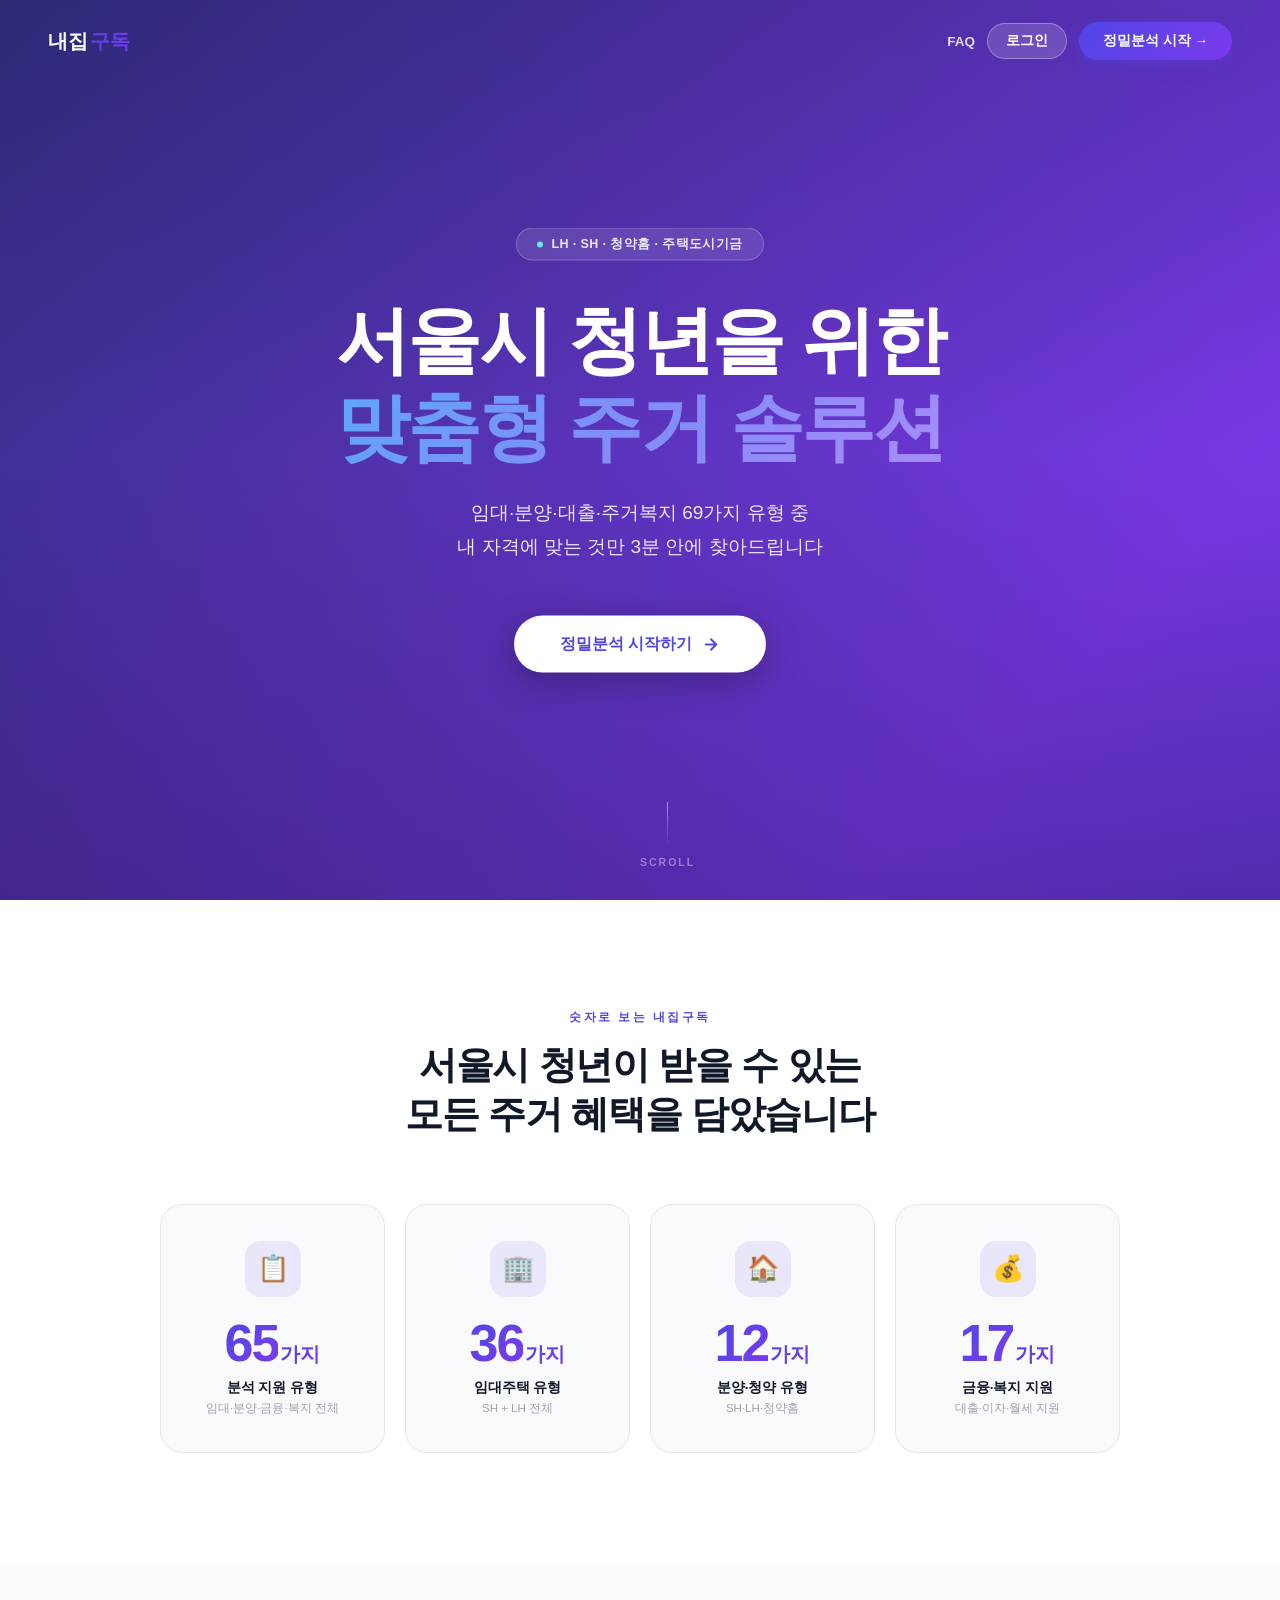
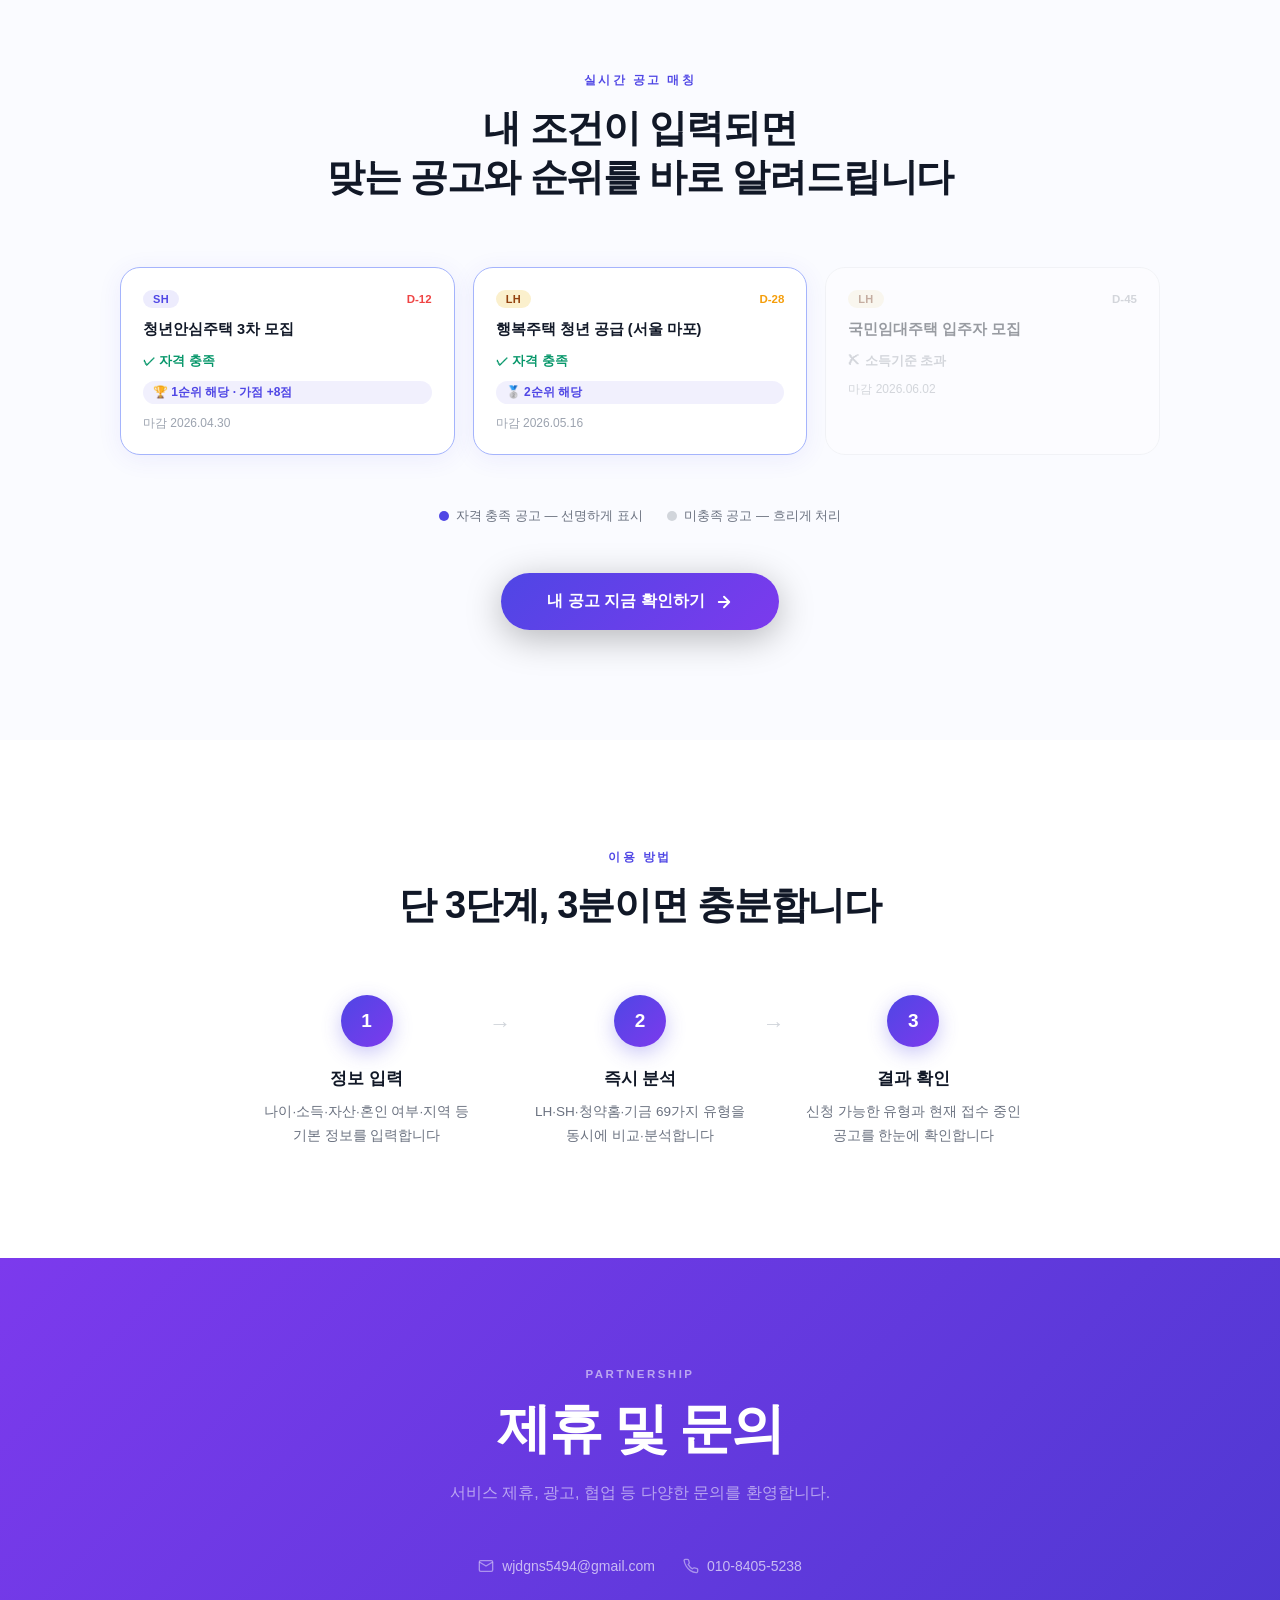
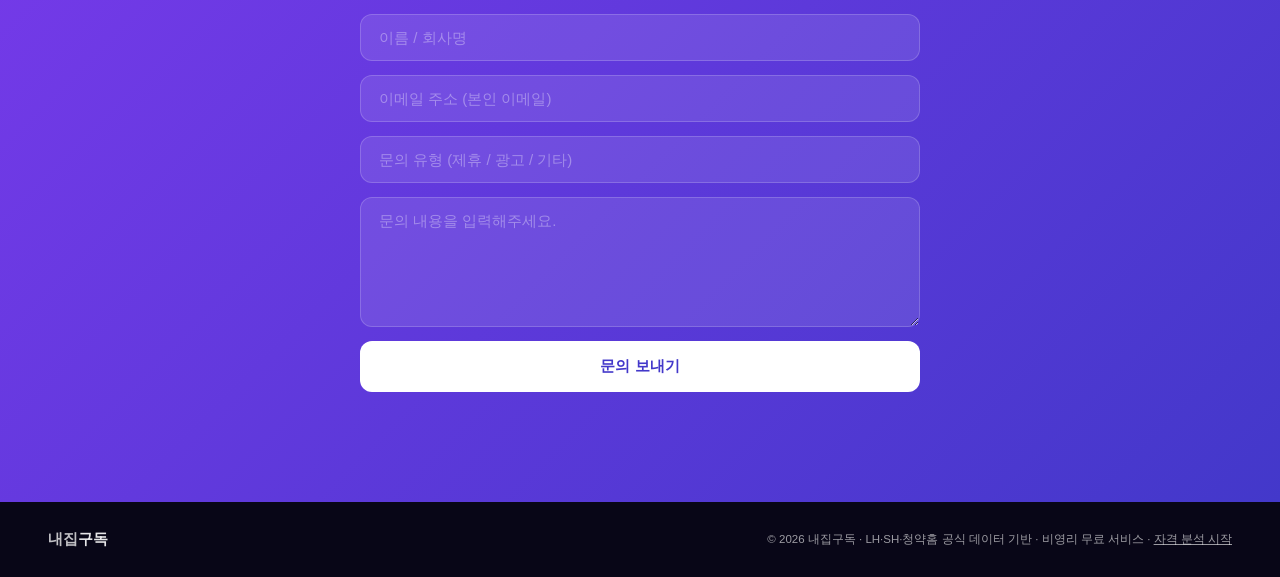
<file: index.html>
<!DOCTYPE html>
<html lang="ko">
<head>
<meta charset="UTF-8">
<meta name="viewport" content="width=device-width, initial-scale=1.0">

<!-- ── 기본 SEO ── -->
<title>내집구독 — 서울 청년 주거지원 통합 분석 플랫폼 | LH·SH·청약홈</title>
<meta name="description" content="서울·경기 2030 청년을 위한 주거지원 통합 플랫폼. LH·SH·청약홈·주택도시기금 임대주택·공공분양·대출·복지 69가지 유형 중 내 조건에 맞는 혜택을 3분 안에 찾아드립니다.">
<meta name="keywords" content="청년 주거지원, 서울 임대주택, LH 청약, SH 공사, 행복주택, 국민임대, 청년 전세대출, 주거복지, 공공분양, 청약홈, 주택도시기금, 서울시 청년, 2030 주거, 내집구독">
<meta name="robots" content="index, follow">
<meta name="author" content="내집구독">
<link rel="canonical" href="https://homesubscribe.org/">

<!-- ── 사이트 인증 ── -->
<meta name="google-site-verification" content="rqIhJzvhTUHAjP7r3ooQbsgmkX-qnbpNbNu55FXmaFE" />
<meta name="naver-site-verification" content="0860dc1b8c7a39784fc266b57abdaec81a8f3e7d" />

<!-- ── Open Graph (Facebook·카카오·링크 미리보기) ── -->
<meta property="og:type" content="website">
<meta property="og:site_name" content="내집구독">
<meta property="og:locale" content="ko_KR">
<meta property="og:url" content="https://homesubscribe.org/">
<meta property="og:title" content="내집구독 — 서울 청년 주거지원 통합 분석 플랫폼">
<meta property="og:description" content="LH·SH·청약홈·주택도시기금 69가지 주거혜택 중 내 자격에 맞는 것만 3분 안에. 임대주택·공공분양·전세대출·주거복지 전부 커버.">
<meta property="og:image" content="https://homesubscribe.org/assets/og-image.png">
<meta property="og:image:width" content="1200">
<meta property="og:image:height" content="630">
<meta property="og:image:alt" content="내집구독 — 서울 청년 맞춤형 주거지원 분석 플랫폼">

<!-- ── Twitter Card ── -->
<meta name="twitter:card" content="summary_large_image">
<meta name="twitter:title" content="내집구독 — 서울 청년 주거지원 통합 분석">
<meta name="twitter:description" content="LH·SH·청약홈 69가지 주거혜택 중 내 조건에 맞는 것만 3분 안에 찾아드립니다.">
<meta name="twitter:image" content="https://homesubscribe.org/assets/og-image.png">

<!-- ── 구조화 데이터 (JSON-LD) ── -->
<script type="application/ld+json">
{
  "@context": "https://schema.org",
  "@graph": [
    {
      "@type": "WebSite",
      "@id": "https://homesubscribe.org/#website",
      "url": "https://homesubscribe.org/",
      "name": "내집구독",
      "description": "서울·경기 2030 청년을 위한 주거지원 통합 분석 플랫폼",
      "inLanguage": "ko-KR",
      "potentialAction": {
        "@type": "SearchAction",
        "target": {
          "@type": "EntryPoint",
          "urlTemplate": "https://homesubscribe.org/details"
        },
        "query-input": "내 조건 입력"
      }
    },
    {
      "@type": "WebPage",
      "@id": "https://homesubscribe.org/#webpage",
      "url": "https://homesubscribe.org/",
      "name": "내집구독 — 서울 청년 주거지원 통합 분석 플랫폼",
      "description": "서울·경기 2030 청년을 위한 주거지원 통합 플랫폼. LH·SH·청약홈·주택도시기금 69가지 유형 중 내 조건에 맞는 혜택을 3분 안에.",
      "inLanguage": "ko-KR",
      "isPartOf": { "@id": "https://homesubscribe.org/#website" },
      "breadcrumb": {
        "@type": "BreadcrumbList",
        "itemListElement": [
          { "@type": "ListItem", "position": 1, "name": "홈", "item": "https://homesubscribe.org/" }
        ]
      }
    },
    {
      "@type": "SoftwareApplication",
      "name": "내집구독",
      "applicationCategory": "FinanceApplication",
      "operatingSystem": "Web",
      "url": "https://homesubscribe.org/",
      "description": "서울·경기 청년 맞춤형 주거지원 통합 분석 서비스. LH·SH·청약홈·주택도시기금 임대주택·공공분양·전세대출·주거복지 69가지 유형 자격 자동 판단.",
      "offers": { "@type": "Offer", "price": "0", "priceCurrency": "KRW" },
      "inLanguage": "ko-KR"
    },
    {
      "@type": "Organization",
      "@id": "https://homesubscribe.org/#organization",
      "name": "내집구독",
      "url": "https://homesubscribe.org/",
      "logo": "https://homesubscribe.org/favicon.svg",
      "description": "서울·경기 2030 청년을 위한 주거지원 통합 분석 플랫폼. LH·SH공사·청약홈·주택도시기금의 임대주택·공공분양·전세대출·주거복지 69가지 유형 자격을 무료로 분석.",
      "areaServed": [
        { "@type": "City", "name": "서울특별시" },
        { "@type": "AdministrativeArea", "name": "경기도" }
      ],
      "knowsAbout": [
        "청년 임대주택", "행복주택", "국민임대주택", "청년안심주택",
        "LH 청약", "SH 임대", "청년 전세대출", "주거복지", "공공분양",
        "청약홈", "주택도시기금", "서울시 청년 주거", "2030 주거지원"
      ],
      "sameAs": [
        "https://homesubscribe.org"
      ]
    },
    {
      "@type": "FAQPage",
      "mainEntity": [
        {
          "@type": "Question",
          "name": "내집구독은 어떤 서비스인가요?",
          "acceptedAnswer": {
            "@type": "Answer",
            "text": "내집구독(homesubscribe.org)은 서울·경기 2030 청년을 위한 주거지원 통합 분석 플랫폼입니다. LH·SH공사·청약홈·주택도시기금의 임대주택·공공분양·전세대출·주거복지 69가지 유형 중 나이·거주지·소득·자산을 입력하면 내가 신청 가능한 유형과 순위를 3분 안에 무료로 분석해 줍니다."
          }
        },
        {
          "@type": "Question",
          "name": "서울 청년이 신청할 수 있는 임대주택 종류는?",
          "acceptedAnswer": {
            "@type": "Answer",
            "text": "서울 청년이 신청할 수 있는 임대주택은 SH공사 약 15종(청년안심주택·행복주택·장기전세 등)과 LH 약 20종(행복주택·청년매입임대·국민임대·든든전세주택 등)이 있습니다. 내집구독에서 본인 조건을 입력하면 신청 가능한 유형을 자동으로 확인할 수 있습니다."
          }
        },
        {
          "@type": "Question",
          "name": "행복주택 청년 자격 조건은?",
          "acceptedAnswer": {
            "@type": "Answer",
            "text": "행복주택 청년 자격: 만 19~39세 무주택자, 소득 도시근로자 월평균소득 100% 이하(1인 458만원, 2026년 기준), 자산 총자산 2억 5,100만원·자동차 4,542만원 이하. LH는 전국 무주택자, SH는 서울 거주 필수. 대학생은 자산 1억 800만원 이하(자동차 소유 불가) 별도 기준 적용."
          }
        },
        {
          "@type": "Question",
          "name": "LH와 SH공사의 차이는 무엇인가요?",
          "acceptedAnswer": {
            "@type": "Answer",
            "text": "LH(한국토지주택공사)는 국토교통부 산하 전국 공급 기관으로 거주지 제한이 없고, SH공사(서울주택도시공사)는 서울시 산하로 서울 거주 요건이 필수입니다. LH 콜센터 1600-1004(apply.lh.or.kr), SH 콜센터 1600-3456(i-sh.co.kr)."
          }
        },
        {
          "@type": "Question",
          "name": "청년 전세대출 종류와 조건은?",
          "acceptedAnswer": {
            "@type": "Answer",
            "text": "주요 청년 전세대출: ① 청년전용 버팀목전세자금(만 19~34세, 연소득 5,000만원 이하, 최대 2억원, 연 1.5~2.1%) ② 중소기업취업청년 전월세보증금대출(중소·중견기업 재직자, 최대 1억원, 연 1.2%) ③ 청년보증부월세대출(월세 최대 70만원 지원). 신청: 주택도시기금(nhuf.molit.go.kr)."
          }
        },
        {
          "@type": "Question",
          "name": "임대주택 소득 기준은 어떻게 되나요?",
          "acceptedAnswer": {
            "@type": "Answer",
            "text": "2026년 도시근로자 월평균소득 100% 기준: 1인 458만원, 2인 645만원, 3인 817만원, 4인 880만원. 행복주택 청년은 100% 이하, 국민임대 1순위는 70%(1인 321만원) 이하. 통합공공임대는 기준 중위소득 적용(1인 256만원, 2인 420만원)."
          }
        }
      ]
    }
  ]
}
</script>

<link rel="icon" type="image/svg+xml" href="favicon.svg">
<link rel="manifest" href="/week1/manifest.json">
<meta name="theme-color" content="#4f46e5">
<meta name="mobile-web-app-capable" content="yes">
<meta name="apple-mobile-web-app-capable" content="yes">
<meta name="apple-mobile-web-app-status-bar-style" content="default">
<meta name="apple-mobile-web-app-title" content="내집구독">
<link rel="apple-touch-icon" href="/icons/icon-192.png">
<!-- ── 성능 힌트 ── -->
<link rel="preload" as="video" href="assets/videos/hero_mobile.mp4" type="video/mp4">
<link rel="prefetch" href="./details.html">
<style>
*, *::before, *::after { box-sizing: border-box; margin: 0; padding: 0; }
:root {
  --primary: #4f46e5;
  --purple: #7c3aed;
  --text: #111827;
  --text2: #6b7280;
  --text3: #9ca3af;
  --bg: #ffffff;
  --bg2: #f8fafc;
  --border: #e5e7eb;
}
html { scroll-behavior: smooth; }
body {
  font-family: 'Apple SD Gothic Neo', -apple-system, 'Noto Sans KR', sans-serif;
  color: var(--text);
  background: var(--bg);
  overflow-x: hidden;
}

/* ══ NAV ══ */
#nav {
  position: fixed; top: 0; left: 0; right: 0; z-index: 100;
  display: flex; justify-content: space-between; align-items: center;
  padding: 22px 48px;
  transition: background .35s, box-shadow .35s;
}
#nav.scrolled {
  background: rgba(255,255,255,.93);
  backdrop-filter: blur(18px);
  box-shadow: 0 1px 0 rgba(0,0,0,.07);
}
.nav-logo {
  font-size: 20px; font-weight: 900; text-decoration: none;
  display: flex; align-items: center; gap: 2px;
  transition: color .35s;
}
#nav:not(.scrolled) .nav-logo { color: #fff; }
#nav.scrolled .nav-logo { color: var(--text); }
.nav-logo em {
  font-style: normal;
  background: linear-gradient(135deg, var(--primary), var(--purple));
  -webkit-background-clip: text; background-clip: text; -webkit-text-fill-color: transparent;
}
.nav-cta {
  padding: 10px 24px;
  background: linear-gradient(135deg, var(--primary), var(--purple));
  color: #fff; border-radius: 100px;
  font-size: 13.5px; font-weight: 700; text-decoration: none;
  transition: opacity .2s, transform .2s;
  box-shadow: 0 4px 16px rgba(79,70,229,.35);
}
.nav-cta:hover { opacity: .88; transform: translateY(-1px); }
#nav:not(.scrolled) #nav-faq { color: rgba(255,255,255,.82); }
#nav:not(.scrolled) #nav-faq:hover { color: #fff; }
#nav.scrolled #nav-faq { color: var(--text2); }
#nav.scrolled #nav-faq:hover { color: var(--primary); }
#nav.scrolled #nav-auth-btn,
#nav.scrolled #nav-profile-link {
  background: #ede9fe !important; color: #4f46e5 !important;
  border-color: transparent !important;
}
@media(max-width:640px) { #nav { padding: 16px 20px; } #nav-faq { display: none; } }

/* ══ S1 HERO ══ */
#hero {
  position: relative;
  height: 100vh;
  overflow: hidden;
}
.hero-bg {
  position: absolute; inset: 0; z-index: 0;
  background: linear-gradient(-45deg, #0f0c29, #302b63, #1e1b4b, #4338ca, #7c3aed, #312e81);
  background-size: 400% 400%;
  animation: gradMove 16s ease infinite;
}
@keyframes gradMove {
  0%   { background-position: 0% 50%; }
  50%  { background-position: 100% 50%; }
  100% { background-position: 0% 50%; }
}
.hero-video {
  position: absolute; inset: 0; z-index: 1;
  width: 100%; height: 100%; object-fit: cover;
  opacity: 0.88;
}
.hero-overlay {
  position: absolute; inset: 0; z-index: 2;
  background: linear-gradient(to bottom,
    rgba(6,4,28,.12) 0%,
    rgba(6,4,28,.04) 50%,
    rgba(6,4,28,.28) 100%);
}
.hero-content {
  position: absolute;
  top: 50%; left: 50%;
  transform: translate(-50%, -50%);
  z-index: 3;
  max-width: 880px; width: 100%; padding: 0 24px;
  text-align: center;
}
.hero-eyebrow {
  display: inline-flex; align-items: center; gap: 8px;
  padding: 7px 20px; margin-bottom: 36px;
  background: rgba(255,255,255,.11);
  border: 1px solid rgba(255,255,255,.22);
  border-radius: 100px;
  font-size: 12.5px; font-weight: 700;
  color: rgba(255,255,255,.88); letter-spacing: .4px;
  animation: fadeUp .65s ease .2s both;
}
.eyebrow-dot {
  width: 6px; height: 6px; border-radius: 50%; background: #67e8f9;
  animation: dotPulse 2s ease-in-out infinite;
}
@keyframes dotPulse {
  0%,100%{opacity:1;transform:scale(1)} 50%{opacity:.35;transform:scale(.55)}
}
.hero-title {
  font-size: clamp(38px, 6.5vw, 74px);
  font-weight: 900; letter-spacing: -2.5px; line-height: 1.18;
  color: #fff; margin-bottom: 24px;
  word-break: keep-all;
}
.hero-title .hl {
  background: linear-gradient(135deg, #60a5fa, #818cf8, #a78bfa);
  -webkit-background-clip: text; background-clip: text; -webkit-text-fill-color: transparent;
}
.hero-sub {
  font-size: clamp(15px, 2vw, 19px);
  color: rgba(255,255,255,.88); line-height: 1.8;
  margin-bottom: 52px; word-break: keep-all;
  width: 100%; text-align: center;
}
.hero-btns {
  display: flex; align-items: center; justify-content: center; gap: 14px; flex-wrap: wrap;
}
.hero-eyebrow { animation: fadeUp .65s ease .1s both; }
.hero-title   { animation: fadeUp .8s ease .3s both; }
.hero-sub     { animation: fadeUp .8s ease .55s both; }
.hero-btns    { animation: fadeUp .7s ease .8s both; }
.hero-btn-main {
  display: inline-flex; align-items: center; gap: 10px;
  padding: 18px 46px;
  background: #fff; color: var(--primary);
  font-size: 16px; font-weight: 800;
  border-radius: 100px; text-decoration: none;
  box-shadow: 0 8px 36px rgba(0,0,0,.28);
  transition: transform .22s, box-shadow .22s;
}
.hero-btn-main:hover { transform: translateY(-3px); box-shadow: 0 18px 52px rgba(0,0,0,.32); }
.hero-btn-main svg { transition: transform .22s; }
.hero-btn-main:hover svg { transform: translateX(4px); }
.hero-scroll-hint {
  position: absolute; bottom: 32px; left: 50%; transform: translateX(-50%);
  display: flex; flex-direction: column; align-items: center; gap: 10px;
  z-index: 3; color: rgba(255,255,255,.4);
  font-size: 10.5px; font-weight: 700; letter-spacing: 2px; text-transform: uppercase;
  animation: fadeUp .6s ease 1.3s both;
}
.scroll-bar {
  width: 1.5px; height: 44px;
  background: linear-gradient(to bottom, rgba(255,255,255,.5), transparent);
  animation: scrollAnim 2.2s ease-in-out infinite;
}
@keyframes scrollAnim {
  0%,100%{transform:scaleY(0);transform-origin:top;opacity:0}
  30%{opacity:1}
  70%{transform:scaleY(1);transform-origin:top}
  100%{transform:scaleY(0);transform-origin:bottom}
}
@keyframes fadeUp {
  from { opacity: 0; transform: translateY(26px); }
  to   { opacity: 1; transform: translateY(0); }
}

/* ══ S2 STATS ══ */
#stats {
  padding: 110px 24px;
  background: var(--bg);
  text-align: center;
}
.sec-eyebrow {
  font-size: 11.5px; font-weight: 800; letter-spacing: 2.5px;
  text-transform: uppercase; color: var(--primary); margin-bottom: 16px;
}
.sec-title {
  font-size: clamp(24px, 3.5vw, 38px);
  font-weight: 900; letter-spacing: -1.2px;
  color: var(--text); line-height: 1.3;
  margin-bottom: 64px; word-break: keep-all;
}
.stats-grid {
  display: grid; grid-template-columns: repeat(4, 1fr);
  gap: 20px; max-width: 960px; margin: 0 auto;
}
@media(max-width:760px) { .stats-grid { grid-template-columns: repeat(2,1fr); } }
@media(max-width:400px) { .stats-grid { grid-template-columns: 1fr; } }
.stat-card {
  background: var(--bg2); border: 1.5px solid var(--border);
  border-radius: 22px; padding: 36px 20px;
  transition: transform .22s, box-shadow .22s, border-color .22s;
}
.stat-icon {
  width: 56px; height: 56px; border-radius: 16px; margin: 0 auto 20px;
  display: flex; align-items: center; justify-content: center;
  font-size: 26px;
  background: linear-gradient(135deg, rgba(79,70,229,.1), rgba(124,58,237,.1));
}
.stat-card:hover {
  transform: translateY(-5px);
  box-shadow: 0 14px 44px rgba(79,70,229,.12);
  border-color: #a5b4fc;
}
.stat-num {
  display: flex; align-items: baseline; justify-content: center; gap: 2px;
  margin-bottom: 10px;
}
.count-val {
  font-size: 52px; font-weight: 900; letter-spacing: -2px; line-height: 1;
  background: linear-gradient(135deg, var(--primary), var(--purple));
  -webkit-background-clip: text; background-clip: text; -webkit-text-fill-color: transparent;
}
.count-unit {
  font-size: 20px; font-weight: 900;
  background: linear-gradient(135deg, var(--primary), var(--purple));
  -webkit-background-clip: text; background-clip: text; -webkit-text-fill-color: transparent;
}
.stat-label { font-size: 13.5px; font-weight: 700; color: var(--text); margin-bottom: 4px; }
.stat-sub { font-size: 11.5px; color: var(--text3); }

/* ══ S3 FEATURES ══ */
#features {
  padding: 110px 24px;
  background: #fafbff;
}
.sec-inner { max-width: 1040px; margin: 0 auto; }
.sec-header { text-align: center; margin-bottom: 64px; }
/* ══ S3 공고매칭 ══ */
.match-grid {
  display: grid; grid-template-columns: repeat(3,1fr);
  gap: 18px; max-width: 1040px; margin: 0 auto 52px;
}
@media(max-width:860px) { .match-grid { grid-template-columns: repeat(2,1fr); } }
@media(max-width:520px) { .match-grid { grid-template-columns: 1fr; } }
.match-card {
  background: #fff; border: 1.5px solid var(--border);
  border-radius: 20px; padding: 22px;
  display: flex; flex-direction: column; gap: 11px;
  transition: transform .22s, box-shadow .22s;
}
.match-card.eligible {
  border-color: #a5b4fc;
  box-shadow: 0 4px 24px rgba(79,70,229,.08);
}
.match-card.ineligible {
  opacity: 0.42; filter: grayscale(0.3);
}
.match-head {
  display: flex; align-items: center; justify-content: space-between;
}
.match-inst {
  font-size: 11px; font-weight: 800; padding: 3px 10px;
  border-radius: 100px; letter-spacing: .3px;
}
.inst-sh { background: rgba(79,70,229,.1); color: var(--primary); }
.inst-lh { background: rgba(234,179,8,.2); color: #92400e; }
.match-dday {
  font-size: 11.5px; font-weight: 700; color: #ef4444;
}
.match-title {
  font-size: 14.5px; font-weight: 700; color: var(--text);
  line-height: 1.5; word-break: keep-all;
}
.match-result {
  display: flex; align-items: center; gap: 6px;
  font-size: 12.5px; font-weight: 700; margin-top: 2px;
}
.match-result.ok  { color: #059669; }
.match-result.no  { color: #9ca3af; }
.match-rank {
  display: inline-flex; align-items: center; gap: 5px;
  font-size: 12px; font-weight: 700;
  background: rgba(79,70,229,.08); color: var(--primary);
  border-radius: 100px; padding: 3px 10px;
}
.match-date { font-size: 12px; color: var(--text3); }
.match-caption {
  max-width: 1040px; margin: 0 auto 48px;
  display: flex; gap: 24px; justify-content: center; flex-wrap: wrap;
}
.match-caption-item {
  display: flex; align-items: center; gap: 7px;
  font-size: 13px; color: var(--text2);
}
.cap-dot { width: 10px; height: 10px; border-radius: 50%; }

/* ══ S4 HOW ══ */
#how { padding: 110px 24px; background: var(--bg); }
.how-steps {
  display: grid; grid-template-columns: repeat(3,1fr);
  gap: 0; max-width: 820px; margin: 0 auto;
}
@media(max-width:600px) { .how-steps { grid-template-columns: 1fr; gap: 36px; } }
.how-step { text-align: center; padding: 0 28px; position: relative; }
.how-step:not(:last-child)::after {
  content: '→'; position: absolute; right: -8px; top: 16px;
  font-size: 22px; color: #d1d5db;
}
@media(max-width:600px) { .how-step::after { display: none; } }
.how-num {
  width: 52px; height: 52px; border-radius: 50%;
  background: linear-gradient(135deg, var(--primary), var(--purple));
  color: #fff; font-size: 19px; font-weight: 900;
  display: flex; align-items: center; justify-content: center;
  margin: 0 auto 20px;
  box-shadow: 0 6px 20px rgba(79,70,229,.3);
}
.how-title { font-size: 17px; font-weight: 800; color: var(--text); margin-bottom: 10px; }
.how-desc { font-size: 13.5px; color: var(--text2); line-height: 1.8; word-break: keep-all; }

/* ══ S5 제휴문의 ══ */
#cta {
  padding: 110px 24px;
  background: linear-gradient(-45deg, #0f0c29, #302b63, #4338ca, #7c3aed);
  background-size: 300% 300%;
  animation: gradMove 12s ease infinite;
  text-align: center;
}
.cta-title {
  font-size: clamp(28px, 5vw, 54px);
  font-weight: 900; letter-spacing: -2px; line-height: 1.2;
  color: #fff; margin-bottom: 18px; word-break: keep-all;
}
.cta-sub {
  font-size: 16px; color: rgba(255,255,255,.55);
  margin-bottom: 52px; line-height: 1.7;
}
.cta-btn {
  display: inline-flex; align-items: center; gap: 12px;
  padding: 20px 58px;
  background: #fff; color: var(--primary);
  font-size: 18px; font-weight: 800;
  border-radius: 100px; text-decoration: none;
  box-shadow: 0 12px 52px rgba(0,0,0,.28);
  transition: transform .22s, box-shadow .22s;
}
.cta-btn:hover { transform: translateY(-4px); box-shadow: 0 22px 68px rgba(0,0,0,.32); }
.cta-btn svg { transition: transform .22s; }
.cta-btn:hover svg { transform: translateX(4px); }
.cta-note { margin-top: 22px; font-size: 12.5px; color: rgba(255,255,255,.3); }
.contact-wrap { max-width: 560px; margin: 0 auto; }
.contact-info { display: flex; gap: 28px; justify-content: center; margin-bottom: 40px; flex-wrap: wrap; }
.contact-info-item { display: flex; align-items: center; gap: 8px; color: rgba(255,255,255,.65); font-size: 14px; }
.contact-info-item svg { opacity: .7; flex-shrink: 0; }
.contact-form { display: flex; flex-direction: column; gap: 14px; }
.contact-form input,
.contact-form textarea {
  width: 100%; padding: 14px 18px;
  background: rgba(255,255,255,.1); border: 1.5px solid rgba(255,255,255,.18);
  border-radius: 12px; color: #fff; font-size: 15px; font-family: inherit;
  outline: none; transition: border-color .2s, background .2s;
  box-sizing: border-box;
}
.contact-form input::placeholder,
.contact-form textarea::placeholder { color: rgba(255,255,255,.35); }
.contact-form input:focus,
.contact-form textarea:focus { border-color: rgba(255,255,255,.5); background: rgba(255,255,255,.15); }
.contact-form textarea { resize: vertical; min-height: 130px; }
.contact-submit {
  padding: 16px; border: none; border-radius: 12px;
  background: #fff; color: #4338ca; font-size: 15px; font-weight: 800;
  cursor: pointer; transition: transform .2s, box-shadow .2s;
  font-family: inherit;
}
.contact-submit:hover { transform: translateY(-2px); box-shadow: 0 12px 40px rgba(0,0,0,.25); }
.contact-success { display: none; text-align: center; padding: 24px; color: rgba(255,255,255,.8); font-size: 15px; }
@media(max-width:600px){ .contact-info { gap: 16px; } }

/* ══ FOOTER ══ */
#footer {
  padding: 28px 48px;
  background: #080617;
  display: flex; justify-content: space-between; align-items: center;
  flex-wrap: wrap; gap: 10px;
}
@media(max-width:640px) { #footer { padding: 24px 20px; flex-direction: column; align-items: flex-start; } }
.footer-logo { font-size: 15px; font-weight: 900; color: rgba(255,255,255,.75); }
.footer-logo em { font-style: normal; color: rgba(255,255,255,.9); }
.footer-note { font-size: 11.5px; color: rgba(255,255,255,.6); }

/* ══ SCROLL ANIMATION ══ */
.anim {
  opacity: 0; transform: translateY(30px);
  transition: opacity .75s ease, transform .75s ease;
}
.anim.d1 { transition-delay: .08s; }
.anim.d2 { transition-delay: .18s; }
.anim.d3 { transition-delay: .28s; }
.anim.d4 { transition-delay: .38s; }
.anim.show { opacity: 1; transform: translateY(0); }
</style>
<!-- ── Google Analytics ── -->
<script async src="https://www.googletagmanager.com/gtag/js?id=G-F0C83JFCH3"></script>
<script>
  window.dataLayer = window.dataLayer || [];
  function gtag(){dataLayer.push(arguments);}
  gtag('js', new Date());
  gtag('config', 'G-F0C83JFCH3');
</script>
</head>
<body>

<!-- NJG Auth (인라인) -->
<script>
(function(){
const SB_URL='https://ajgurlfgifvicvxsxzqh.supabase.co';
const SB_KEY='sb_publishable_VWYME33r2PPoiBgyA5Zsxw_6bW7Hh_5';
const SESSION_KEY='njg_auth_session';
function _saveSession(s){if(s)localStorage.setItem(SESSION_KEY,JSON.stringify(s));else localStorage.removeItem(SESSION_KEY);}
function _loadSession(){try{return JSON.parse(localStorage.getItem(SESSION_KEY));}catch{return null;}}
function _headers(token){const h={'Content-Type':'application/json','apikey':SB_KEY};h['Authorization']='Bearer '+(token||SB_KEY);return h;}
const _listeners=[];
function _notify(user){_listeners.forEach(fn=>{try{fn('SIGNED_'+(user?'IN':'OUT'),user);}catch(e){}});}
async function _refreshToken(refresh_token){
  try{
    const res=await fetch(`${SB_URL}/auth/v1/token?grant_type=refresh_token`,{method:'POST',headers:_headers(),body:JSON.stringify({refresh_token})});
    if(!res.ok){_saveSession(null);return null;}
    const data=await res.json();
    const session={...data,expires_at:Math.floor(Date.now()/1000)+(data.expires_in||3600)};
    _saveSession(session);return session;
  }catch{_saveSession(null);return null;}
}
async function authGetUser(){
  let session=_loadSession();
  if(!session?.access_token)return null;
  const now=Math.floor(Date.now()/1000);
  if(session.expires_at&&session.expires_at-60<now){
    if(session.refresh_token){session=await _refreshToken(session.refresh_token);if(!session)return null;}
    else{_saveSession(null);return null;}
  }
  return session.user||null;
}
async function authSignUp(email,password){
  const res=await fetch(`${SB_URL}/auth/v1/signup`,{method:'POST',headers:_headers(),body:JSON.stringify({email,password,options:{emailRedirectTo:'https://homesubscribe.org/profile.html'}})});
  const data=await res.json();
  if(!res.ok)throw new Error(data.msg||data.message||'회원가입 실패');
  if(data.access_token){const session={...data,expires_at:Math.floor(Date.now()/1000)+(data.expires_in||3600)};_saveSession(session);_notify(session.user);}
  return data;
}
async function authSignIn(email,password){
  const res=await fetch(`${SB_URL}/auth/v1/token?grant_type=password`,{method:'POST',headers:_headers(),body:JSON.stringify({email,password})});
  const data=await res.json();
  if(!res.ok)throw new Error(data.error_description||data.msg||'로그인 실패');
  const session={...data,expires_at:Math.floor(Date.now()/1000)+(data.expires_in||3600)};
  _saveSession(session);_notify(session.user);return data;
}
async function authSignOut(){
  const session=_loadSession();
  if(session?.access_token){await fetch(`${SB_URL}/auth/v1/logout`,{method:'POST',headers:_headers(session.access_token)}).catch(()=>{});}
  _saveSession(null);_notify(null);
}
function authOnChange(callback){
  _listeners.push(callback);
  authGetUser().then(user=>{try{callback('INITIAL_SESSION',user);}catch(e){}});
}
async function saveConditions(conditions){
  const user=await authGetUser();if(!user)return null;
  const session=_loadSession();
  const res=await fetch(`${SB_URL}/rest/v1/user_conditions?on_conflict=user_id`,{method:'POST',headers:{..._headers(session.access_token),'Prefer':'resolution=merge-duplicates,return=representation'},body:JSON.stringify({user_id:user.id,conditions})});
  if(!res.ok){const e=await res.json();throw new Error(e.message||'저장 실패');}
  return await res.json();
}
async function loadConditions(){
  const user=await authGetUser();if(!user)return null;
  const session=_loadSession();
  const res=await fetch(`${SB_URL}/rest/v1/user_conditions?user_id=eq.${user.id}&select=conditions,updated_at&limit=1`,{headers:_headers(session.access_token)});
  if(!res.ok)return null;
  const data=await res.json();return data[0]||null;
}
async function authResetPassword(email){
  const res=await fetch(`${SB_URL}/auth/v1/recover`,{method:'POST',headers:_headers(),body:JSON.stringify({email,options:{redirectTo:'https://homesubscribe.org/reset.html'}})});
  if(!res.ok){const d=await res.json();throw new Error(d.msg||d.message||'전송 실패');}
}
function authSignInWithGoogle(){
  const redirectTo=encodeURIComponent(window.location.origin+window.location.pathname);
  window.location.href=`${SB_URL}/auth/v1/authorize?provider=google&redirect_to=${redirectTo}`;
}
// OAuth 콜백 처리 (Google 로그인 후 hash fragment 파싱)
(function(){
  const hash=window.location.hash;
  if(hash&&hash.includes('access_token=')){
    const params=new URLSearchParams(hash.slice(1));
    const access_token=params.get('access_token');
    const refresh_token=params.get('refresh_token');
    const expires_in=parseInt(params.get('expires_in')||'3600');
    if(access_token){
      fetch(`${SB_URL}/auth/v1/user`,{headers:{'apikey':SB_KEY,'Authorization':`Bearer ${access_token}`}})
        .then(r=>r.json()).then(user=>{
          const session={access_token,refresh_token,expires_in,expires_at:Math.floor(Date.now()/1000)+expires_in,user};
          _saveSession(session);_notify(user);
          history.replaceState(null,'',window.location.pathname+window.location.search);
        }).catch(()=>{});
    }
  }
})();
window.NJG_AUTH={getUser:authGetUser,signUp:authSignUp,signIn:authSignIn,signOut:authSignOut,onChange:authOnChange,saveConditions,loadConditions,signInWithGoogle:authSignInWithGoogle,resetPassword:authResetPassword};
})();
</script>

<!-- NAV -->
<nav id="nav" aria-label="주요 메뉴">
  <a href="#" class="nav-logo" aria-label="내집구독 홈">내집<em>구독</em></a>
  <div style="display:flex;align-items:center;gap:12px;">
    <a href="./faq.html" style="font-size:13.5px;font-weight:600;text-decoration:none;transition:color .35s;" id="nav-faq">FAQ</a>
    <button id="nav-auth-btn" onclick="openAuthModal()" style="display:none;padding:8px 18px;border:none;border-radius:100px;font-size:13.5px;font-weight:700;cursor:pointer;transition:all .2s;background:rgba(255,255,255,.15);color:#fff;border:1px solid rgba(255,255,255,.3);">로그인</button>
    <a id="nav-profile-link" href="./profile.html" style="display:none;padding:8px 18px;border-radius:100px;font-size:13.5px;font-weight:700;text-decoration:none;background:rgba(255,255,255,.15);color:#fff;border:1px solid rgba(255,255,255,.3);transition:all .2s;">내 프로필</a>
    <a href="./details.html" class="nav-cta">정밀분석 시작 →</a>
  </div>
</nav>
<script>
(async function(){
  const user = await NJG_AUTH.getUser();
  const loginBtn   = document.getElementById('nav-auth-btn');
  const profileBtn = document.getElementById('nav-profile-link');
  if (user) {
    profileBtn.style.display = '';
  } else {
    loginBtn.style.display = '';
  }
  NJG_AUTH.onChange((e, u) => {
    profileBtn.style.display = u ? '' : 'none';
    loginBtn.style.display   = u ? 'none' : '';
  });
})();
</script>

<main id="main-content">

<!-- ══ S1 HERO ══ -->
<section id="hero" aria-labelledby="hero-heading">
  <div class="hero-bg"></div>

  <video class="hero-video" autoplay muted loop playsinline preload="auto" id="hero-video">
    <source src="assets/videos/hero_mobile.mp4" type="video/mp4">
  </video>

  <div class="hero-overlay"></div>

  <div class="hero-content">
    <div class="hero-eyebrow">
      <span class="eyebrow-dot"></span>
      LH · SH · 청약홈 · 주택도시기금
    </div>

    <h1 class="hero-title" id="hero-heading">
      서울시 청년을 위한<br>
      <span class="hl">맞춤형 주거 솔루션</span>
    </h1>

    <p class="hero-sub">
      임대·분양·대출·주거복지 69가지 유형 중<br>
      내 자격에 맞는 것만 3분 안에 찾아드립니다
    </p>

    <div class="hero-btns">
      <a href="./details.html" class="hero-btn-main">
        정밀분석 시작하기
        <svg width="18" height="18" viewBox="0 0 24 24" fill="none" stroke="currentColor" stroke-width="2.5" stroke-linecap="round" stroke-linejoin="round"><path d="M5 12h14M12 5l7 7-7 7"/></svg>
      </a>
    </div>
  </div>

<div class="hero-scroll-hint">
    <div class="scroll-bar"></div>
    <span>scroll</span>
  </div>
</section>

<!-- ══ S2 STATS ══ -->
<section id="stats" aria-labelledby="stats-heading">
  <div class="sec-eyebrow anim">숫자로 보는 내집구독</div>
  <h2 class="sec-title anim d1" id="stats-heading">서울시 청년이 받을 수 있는<br>모든 주거 혜택을 담았습니다</h2>
  <div class="stats-grid">
    <div class="stat-card anim d1" data-target="69">
      <div class="stat-icon">📋</div>
      <div class="stat-num">
        <span class="count-val">0</span><span class="count-unit">가지</span>
      </div>
      <div class="stat-label">분석 지원 유형</div>
      <div class="stat-sub">임대·분양·금융·복지 전체</div>
    </div>
    <div class="stat-card anim d2" data-target="38">
      <div class="stat-icon">🏢</div>
      <div class="stat-num">
        <span class="count-val">0</span><span class="count-unit">가지</span>
      </div>
      <div class="stat-label">임대주택 유형</div>
      <div class="stat-sub">SH + LH 전체</div>
    </div>
    <div class="stat-card anim d3" data-target="13">
      <div class="stat-icon">🏠</div>
      <div class="stat-num">
        <span class="count-val">0</span><span class="count-unit">가지</span>
      </div>
      <div class="stat-label">분양·청약 유형</div>
      <div class="stat-sub">SH·LH·청약홈</div>
    </div>
    <div class="stat-card anim d4" data-target="18">
      <div class="stat-icon">💰</div>
      <div class="stat-num">
        <span class="count-val">0</span><span class="count-unit">가지</span>
      </div>
      <div class="stat-label">금융·복지 지원</div>
      <div class="stat-sub">대출·이자·월세 지원</div>
    </div>
  </div>
</section>

<!-- ══ S3 공고매칭 ══ -->
<section id="features" aria-labelledby="features-heading">
  <div class="sec-inner">
    <div class="sec-header">
      <div class="sec-eyebrow anim">실시간 공고 매칭</div>
      <h2 class="sec-title anim d1" id="features-heading">내 조건이 입력되면<br>맞는 공고와 순위를 바로 알려드립니다</h2>
    </div>

    <div class="match-grid anim d1">
      <!-- 자격 O -->
      <div class="match-card eligible">
        <div class="match-head">
          <span class="match-inst inst-sh">SH</span>
          <span class="match-dday">D-12</span>
        </div>
        <div class="match-title">청년안심주택 3차 모집</div>
        <div class="match-result ok">✓ 자격 충족</div>
        <div class="match-rank">🏆 1순위 해당 · 가점 +8점</div>
        <div class="match-date">마감 2026.04.30</div>
      </div>

      <!-- 자격 O -->
      <div class="match-card eligible">
        <div class="match-head">
          <span class="match-inst inst-lh">LH</span>
          <span class="match-dday" style="color:#f59e0b;">D-28</span>
        </div>
        <div class="match-title">행복주택 청년 공급 (서울 마포)</div>
        <div class="match-result ok">✓ 자격 충족</div>
        <div class="match-rank">🥈 2순위 해당</div>
        <div class="match-date">마감 2026.05.16</div>
      </div>

      <!-- 자격 X -->
      <div class="match-card ineligible">
        <div class="match-head">
          <span class="match-inst inst-lh">LH</span>
          <span class="match-dday" style="color:#9ca3af;">D-45</span>
        </div>
        <div class="match-title">국민임대주택 입주자 모집</div>
        <div class="match-result no">✗ 소득기준 초과</div>
        <div class="match-date">마감 2026.06.02</div>
      </div>
    </div>

    <div class="match-caption anim d2">
      <div class="match-caption-item">
        <span class="cap-dot" style="background:#4f46e5;"></span>자격 충족 공고 — 선명하게 표시
      </div>
      <div class="match-caption-item">
        <span class="cap-dot" style="background:#d1d5db;"></span>미충족 공고 — 흐리게 처리
      </div>
    </div>

    <div style="text-align:center;">
      <a href="./details.html" class="hero-btn-main" style="display:inline-flex;background:linear-gradient(135deg,var(--primary),var(--purple));color:#fff;">
        내 공고 지금 확인하기
        <svg width="18" height="18" viewBox="0 0 24 24" fill="none" stroke="currentColor" stroke-width="2.5" stroke-linecap="round" stroke-linejoin="round"><path d="M5 12h14M12 5l7 7-7 7"/></svg>
      </a>
    </div>
  </div>
</section>

<!-- ══ S4 HOW ══ -->
<section id="how" aria-labelledby="how-heading">
  <div class="sec-inner">
    <div class="sec-header">
      <div class="sec-eyebrow anim">이용 방법</div>
      <h2 class="sec-title anim d1" id="how-heading">단 3단계, 3분이면 충분합니다</h2>
    </div>
    <div class="how-steps">
      <div class="how-step anim">
        <div class="how-num">1</div>
        <div class="how-title">정보 입력</div>
        <div class="how-desc">나이·소득·자산·혼인 여부·지역 등 기본 정보를 입력합니다</div>
      </div>
      <div class="how-step anim d1">
        <div class="how-num">2</div>
        <div class="how-title">즉시 분석</div>
        <div class="how-desc">LH·SH·청약홈·기금 69가지 유형을 동시에 비교·분석합니다</div>
      </div>
      <div class="how-step anim d2">
        <div class="how-num">3</div>
        <div class="how-title">결과 확인</div>
        <div class="how-desc">신청 가능한 유형과 현재 접수 중인 공고를 한눈에 확인합니다</div>
      </div>
    </div>
  </div>
</section>

<!-- ══ S5 제휴문의 ══ -->
<section id="cta" aria-label="제휴문의">
  <div class="contact-wrap">
    <div class="sec-eyebrow anim" style="color:rgba(255,255,255,.55);">Partnership</div>
    <h2 class="cta-title anim d1">제휴 및 문의</h2>
    <p class="cta-sub anim d1">서비스 제휴, 광고, 협업 등 다양한 문의를 환영합니다.</p>
    <div class="contact-info anim d2">
      <div class="contact-info-item">
        <svg width="16" height="16" fill="none" stroke="currentColor" stroke-width="2" viewBox="0 0 24 24"><path d="M4 4h16c1.1 0 2 .9 2 2v12c0 1.1-.9 2-2 2H4c-1.1 0-2-.9-2-2V6c0-1.1.9-2 2-2z"/><polyline points="22,6 12,12 2,6"/></svg>
        wjdgns5494@gmail.com
      </div>
      <div class="contact-info-item">
        <svg width="16" height="16" fill="none" stroke="currentColor" stroke-width="2" viewBox="0 0 24 24"><path d="M22 16.92v3a2 2 0 0 1-2.18 2 19.79 19.79 0 0 1-8.63-3.07A19.5 19.5 0 0 1 4.69 12a19.79 19.79 0 0 1-3.07-8.67A2 2 0 0 1 3.61 2h3a2 2 0 0 1 2 1.72c.127.96.361 1.903.7 2.81a2 2 0 0 1-.45 2.11L7.91 9.91a16 16 0 0 0 6.29 6.29l.91-.86a2 2 0 0 1 2.11-.45c.907.339 1.85.573 2.81.7A2 2 0 0 1 22 16.92z"/></svg>
        010-8405-5238
      </div>
    </div>
    <form class="contact-form anim d2" action="https://formspree.io/f/xnjbwzvq" method="POST" id="contact-form">
      <input type="text" name="name" placeholder="이름 / 회사명" required>
      <input type="email" name="email" placeholder="이메일 주소 (본인 이메일)" required>
      <input type="text" name="subject" placeholder="문의 유형 (제휴 / 광고 / 기타)">
      <textarea name="message" placeholder="문의 내용을 입력해주세요." required></textarea>
      <button type="submit" class="contact-submit">문의 보내기</button>
    </form>
    <div class="contact-success" id="contact-success">
      ✅ 문의가 접수되었습니다. 빠른 시일 내에 답변드리겠습니다.
    </div>
  </div>
</section>

</main><!-- /#main-content -->

<!-- FOOTER -->
<footer id="footer" aria-label="사이트 정보">
  <div class="footer-logo">내집<em>구독</em></div>
  <div class="footer-note">© 2026 내집구독 · LH·SH·청약홈 공식 데이터 기반 · 비영리 무료 서비스 · <a href="./details.html" style="color:inherit;text-decoration:underline;">자격 분석 시작</a></div>
</footer>

<script>
(function(){
'use strict';

/* 파티클 */
(function spawnParticles(){
  const hero = document.getElementById('hero');
  const sizes = [32,48,72,100,140,180];
  for(let i=0;i<14;i++){
    const el = document.createElement('div');
    el.className = 'hero-particle';
    const s = sizes[Math.floor(Math.random()*sizes.length)];
    el.style.cssText = [
      `width:${s}px`,`height:${s}px`,
      `left:${Math.random()*100}%`,
      `bottom:-${s}px`,
      `animation-duration:${14+Math.random()*22}s`,
      `animation-delay:${Math.random()*14}s`,
    ].join(';');
    hero.appendChild(el);
  }
})();

/* 네비 스크롤 */
const nav = document.getElementById('nav');
window.addEventListener('scroll', ()=>{
  nav.classList.toggle('scrolled', window.scrollY > 64);
}, {passive:true});

/* 스크롤 진입 애니메이션 */
const io = new IntersectionObserver(entries=>{
  entries.forEach(e=>{ if(e.isIntersecting) e.target.classList.add('show'); });
}, {threshold:0.12});
document.querySelectorAll('.anim').forEach(el=>io.observe(el));

/* 카운트업 (easeOutExpo) */
function countUp(el, target){
  const dur = 1800, t0 = performance.now();
  (function tick(now){
    const p = Math.min((now-t0)/dur, 1);
    const e = p===1 ? 1 : 1-Math.pow(2,-10*p);
    el.textContent = Math.floor(e*target);
    if(p<1) requestAnimationFrame(tick);
    else el.textContent = target;
  })(t0);
}
const cio = new IntersectionObserver(entries=>{
  entries.forEach(e=>{
    if(e.isIntersecting){
      const target = +e.target.dataset.target;
      const valEl  = e.target.querySelector('.count-val');
      if(valEl) countUp(valEl, target);
      cio.unobserve(e.target);
    }
  });
},{threshold:0.3});
document.querySelectorAll('[data-target]').forEach(el=>cio.observe(el));

})();
</script>

<script>
// 제휴문의 폼 — AJAX 제출 (Formspree)
(function(){
  const form = document.getElementById('contact-form');
  if (!form) return;
  form.addEventListener('submit', async function(e) {
    e.preventDefault();
    const btn = form.querySelector('.contact-submit');
    btn.textContent = '전송 중...';
    btn.disabled = true;
    try {
      const res = await fetch(form.action, {
        method: 'POST',
        body: new FormData(form),
        headers: { 'Accept': 'application/json' }
      });
      if (res.ok) {
        form.style.display = 'none';
        document.getElementById('contact-success').style.display = 'block';
      } else {
        btn.textContent = '전송 실패 — 다시 시도해주세요';
        btn.disabled = false;
      }
    } catch {
      btn.textContent = '전송 실패 — 다시 시도해주세요';
      btn.disabled = false;
    }
  });
})();
</script>

<!-- ── Auth Modal ── -->
<style>
.auth-overlay{display:none;position:fixed;inset:0;z-index:9000;background:rgba(0,0,0,.45);backdrop-filter:blur(4px);align-items:center;justify-content:center;}
.auth-overlay.open{display:flex;}
.auth-modal{background:#fff;border-radius:20px;padding:2rem 2rem 1.75rem;width:100%;max-width:400px;box-shadow:0 20px 60px rgba(0,0,0,.18);animation:authSlideUp .25s ease;}
@keyframes authSlideUp{from{transform:translateY(24px);opacity:0;}to{transform:translateY(0);opacity:1;}}
.auth-modal h2{font-size:1.25rem;font-weight:800;margin-bottom:.25rem;color:#111;}
.auth-modal p.auth-sub{font-size:.85rem;color:#6b7280;margin-bottom:1.5rem;}
.auth-modal .fg{margin-bottom:1rem;}
.auth-modal .fg label{display:block;font-size:.83rem;font-weight:600;color:#111;margin-bottom:.3rem;}
.auth-modal .fg input{width:100%;padding:.7rem 1rem;border:1.5px solid #e5e7eb;border-radius:10px;background:#f9fafb;font-size:.93rem;color:#111;box-sizing:border-box;transition:border-color .2s;}
.auth-modal .fg input:focus{outline:none;border-color:#4f46e5;}
.auth-btn-primary{width:100%;padding:.8rem;border:none;border-radius:10px;background:linear-gradient(135deg,#4f46e5,#7c3aed);color:#fff;font-size:1rem;font-weight:700;cursor:pointer;transition:opacity .2s;margin-top:.25rem;}
.auth-btn-primary:hover{opacity:.88;}
.auth-btn-primary:disabled{opacity:.55;cursor:default;}
.auth-switch{text-align:center;margin-top:1rem;font-size:.83rem;color:#6b7280;}
.auth-switch a{color:#4f46e5;font-weight:600;cursor:pointer;text-decoration:none;}
.auth-close{float:right;background:none;border:none;font-size:1.4rem;cursor:pointer;color:#9ca3af;line-height:1;margin-top:-.25rem;}
.auth-error{font-size:.82rem;color:#dc2626;background:#fef2f2;border-radius:8px;padding:.5rem .75rem;margin-bottom:.75rem;display:none;}
.auth-error.show{display:block;}
.auth-success{font-size:.82rem;color:#15803d;background:#f0fdf4;border-radius:8px;padding:.5rem .75rem;margin-bottom:.75rem;display:none;}
.auth-success.show{display:block;}
.auth-divider{display:flex;align-items:center;gap:10px;margin:.75rem 0;color:#9ca3af;font-size:.8rem;}
.auth-divider::before,.auth-divider::after{content:'';flex:1;height:1px;background:#e5e7eb;}
.auth-btn-google{width:100%;padding:.75rem;border:1.5px solid #e5e7eb;border-radius:10px;background:#fff;color:#111;font-size:.95rem;font-weight:600;cursor:pointer;display:flex;align-items:center;justify-content:center;gap:10px;transition:background .2s,border-color .2s;margin-bottom:.25rem;}
.auth-btn-google:hover{background:#f9fafb;border-color:#d1d5db;}
</style>

<div class="auth-overlay" id="authOverlay" onclick="if(event.target===this)closeAuthModal()">
  <div class="auth-modal">
    <button class="auth-close" onclick="closeAuthModal()">×</button>
    <div id="auth-login-form">
      <h2>로그인</h2>
      <p class="auth-sub">로그인하면 내 조건이 자동 저장됩니다.</p>
      <div class="auth-error" id="login-error"></div>
      <div class="auth-success" id="login-success"></div>
      <button class="auth-btn-google" onclick="NJG_AUTH.signInWithGoogle()">
        <svg width="18" height="18" viewBox="0 0 48 48"><path fill="#EA4335" d="M24 9.5c3.54 0 6.71 1.22 9.21 3.6l6.85-6.85C35.9 2.38 30.47 0 24 0 14.62 0 6.51 5.38 2.56 13.22l7.98 6.19C12.43 13.72 17.74 9.5 24 9.5z"/><path fill="#4285F4" d="M46.98 24.55c0-1.57-.15-3.09-.38-4.55H24v9.02h12.94c-.58 2.96-2.26 5.48-4.78 7.18l7.73 6c4.51-4.18 7.09-10.36 7.09-17.65z"/><path fill="#FBBC05" d="M10.53 28.59c-.48-1.45-.76-2.99-.76-4.59s.27-3.14.76-4.59l-7.98-6.19C.92 16.46 0 20.12 0 24c0 3.88.92 7.54 2.56 10.78l7.97-6.19z"/><path fill="#34A853" d="M24 48c6.48 0 11.93-2.13 15.89-5.81l-7.73-6c-2.15 1.45-4.92 2.3-8.16 2.3-6.26 0-11.57-4.22-13.47-9.91l-7.98 6.19C6.51 42.62 14.62 48 24 48z"/></svg>
        Google로 로그인
      </button>
      <div class="auth-divider">또는</div>
      <div class="fg"><label>이메일</label><input type="email" id="login-email" placeholder="example@email.com" autocomplete="email"></div>
      <div class="fg"><label>비밀번호</label><input type="password" id="login-pw" placeholder="비밀번호" autocomplete="current-password"></div>
      <button class="auth-btn-primary" id="login-submit-btn" onclick="doLogin()">로그인</button>
      <p class="auth-switch">계정이 없으신가요? <a onclick="switchAuthTab('signup')">회원가입</a> · <a onclick="switchAuthTab('reset')">비밀번호 찾기</a></p>
    </div>
    <div id="auth-reset-form" style="display:none;">
      <h2>비밀번호 찾기</h2>
      <p class="auth-sub">가입한 이메일로 재설정 링크를 보내드립니다.</p>
      <div class="auth-error" id="reset-error"></div>
      <div class="auth-success" id="reset-success"></div>
      <div class="fg"><label>이메일</label><input type="email" id="reset-email" placeholder="example@email.com" autocomplete="email"></div>
      <button class="auth-btn-primary" id="reset-submit-btn" onclick="doResetPassword()">재설정 링크 보내기</button>
      <p class="auth-switch"><a onclick="switchAuthTab('login')">← 로그인으로 돌아가기</a></p>
    </div>
    <div id="auth-signup-form" style="display:none;">
      <h2>회원가입</h2>
      <p class="auth-sub">이메일로 무료 가입하세요.</p>
      <div class="auth-error" id="signup-error"></div>
      <div class="auth-success" id="signup-success"></div>
      <button class="auth-btn-google" onclick="NJG_AUTH.signInWithGoogle()">
        <svg width="18" height="18" viewBox="0 0 48 48"><path fill="#EA4335" d="M24 9.5c3.54 0 6.71 1.22 9.21 3.6l6.85-6.85C35.9 2.38 30.47 0 24 0 14.62 0 6.51 5.38 2.56 13.22l7.98 6.19C12.43 13.72 17.74 9.5 24 9.5z"/><path fill="#4285F4" d="M46.98 24.55c0-1.57-.15-3.09-.38-4.55H24v9.02h12.94c-.58 2.96-2.26 5.48-4.78 7.18l7.73 6c4.51-4.18 7.09-10.36 7.09-17.65z"/><path fill="#FBBC05" d="M10.53 28.59c-.48-1.45-.76-2.99-.76-4.59s.27-3.14.76-4.59l-7.98-6.19C.92 16.46 0 20.12 0 24c0 3.88.92 7.54 2.56 10.78l7.97-6.19z"/><path fill="#34A853" d="M24 48c6.48 0 11.93-2.13 15.89-5.81l-7.73-6c-2.15 1.45-4.92 2.3-8.16 2.3-6.26 0-11.57-4.22-13.47-9.91l-7.98 6.19C6.51 42.62 14.62 48 24 48z"/></svg>
        Google로 가입
      </button>
      <div class="auth-divider">또는</div>
      <div class="fg"><label>이메일</label><input type="email" id="signup-email" placeholder="example@email.com" autocomplete="email"></div>
      <div class="fg"><label>비밀번호 <span style="font-weight:400;color:#9ca3af;">(6자 이상)</span></label><input type="password" id="signup-pw" placeholder="비밀번호 6자 이상" autocomplete="new-password"></div>
      <button class="auth-btn-primary" id="signup-submit-btn" onclick="doSignUp()">회원가입</button>
      <p class="auth-switch">이미 계정이 있으신가요? <a onclick="switchAuthTab('login')">로그인</a></p>
    </div>
  </div>
</div>

<script>
function openAuthModal(tab) {
  switchAuthTab(tab || 'login');
  document.getElementById('authOverlay').classList.add('open');
}
function closeAuthModal() {
  document.getElementById('authOverlay').classList.remove('open');
}
function switchAuthTab(tab) {
  document.getElementById('auth-login-form').style.display  = tab === 'login'  ? '' : 'none';
  document.getElementById('auth-signup-form').style.display = tab === 'signup' ? '' : 'none';
  document.getElementById('auth-reset-form').style.display  = tab === 'reset'  ? '' : 'none';
  ['login-error','login-success','signup-error','signup-success','reset-error','reset-success'].forEach(id => {
    const el = document.getElementById(id);
    if (el) { el.classList.remove('show'); el.textContent = ''; }
  });
}
async function doResetPassword() {
  const email = document.getElementById('reset-email').value.trim();
  const btn   = document.getElementById('reset-submit-btn');
  document.getElementById('reset-error').classList.remove('show');
  if (!email) { setAuthError('reset-error', '이메일을 입력해주세요.'); return; }
  btn.disabled = true; btn.textContent = '전송 중...';
  try {
    await NJG_AUTH.resetPassword(email);
    setAuthSuccess('reset-success', '✅ 재설정 링크를 이메일로 보냈습니다. 메일함을 확인해주세요.');
  } catch(e) {
    setAuthError('reset-error', e.message);
  } finally { btn.disabled = false; btn.textContent = '재설정 링크 보내기'; }
}
function setAuthError(id, msg) {
  const el = document.getElementById(id);
  if (el) { el.textContent = msg; el.classList.add('show'); }
}
function setAuthSuccess(id, msg) {
  const el = document.getElementById(id);
  if (el) { el.textContent = msg; el.classList.add('show'); }
}
async function doLogin() {
  const email = document.getElementById('login-email').value.trim();
  const pw    = document.getElementById('login-pw').value;
  const btn   = document.getElementById('login-submit-btn');
  document.getElementById('login-error').classList.remove('show');
  if (!email || !pw) { setAuthError('login-error', '이메일과 비밀번호를 입력해주세요.'); return; }
  btn.disabled = true; btn.textContent = '로그인 중...';
  try {
    await NJG_AUTH.signIn(email, pw);
    closeAuthModal();
  } catch(e) {
    setAuthError('login-error', e.message === 'Invalid login credentials' ? '이메일 또는 비밀번호가 올바르지 않습니다.' : e.message);
  } finally { btn.disabled = false; btn.textContent = '로그인'; }
}
async function doSignUp() {
  const email = document.getElementById('signup-email').value.trim();
  const pw    = document.getElementById('signup-pw').value;
  const btn   = document.getElementById('signup-submit-btn');
  document.getElementById('signup-error').classList.remove('show');
  if (!email || !pw) { setAuthError('signup-error', '이메일과 비밀번호를 입력해주세요.'); return; }
  if (pw.length < 6) { setAuthError('signup-error', '비밀번호는 6자 이상이어야 합니다.'); return; }
  btn.disabled = true; btn.textContent = '가입 중...';
  try {
    await NJG_AUTH.signUp(email, pw);
    setAuthSuccess('signup-success', '✅ 가입 완료! 이메일 인증 후 로그인해주세요.');
    setTimeout(() => switchAuthTab('login'), 2500);
  } catch(e) {
    setAuthError('signup-error', e.message);
  } finally { btn.disabled = false; btn.textContent = '회원가입'; }
}
</script>
<script>
if ('serviceWorker' in navigator) {
  window.addEventListener('load', () => {
    navigator.serviceWorker.register('/sw.js').catch(() => {});
  });
}
</script>
</body>
</html>
</file>
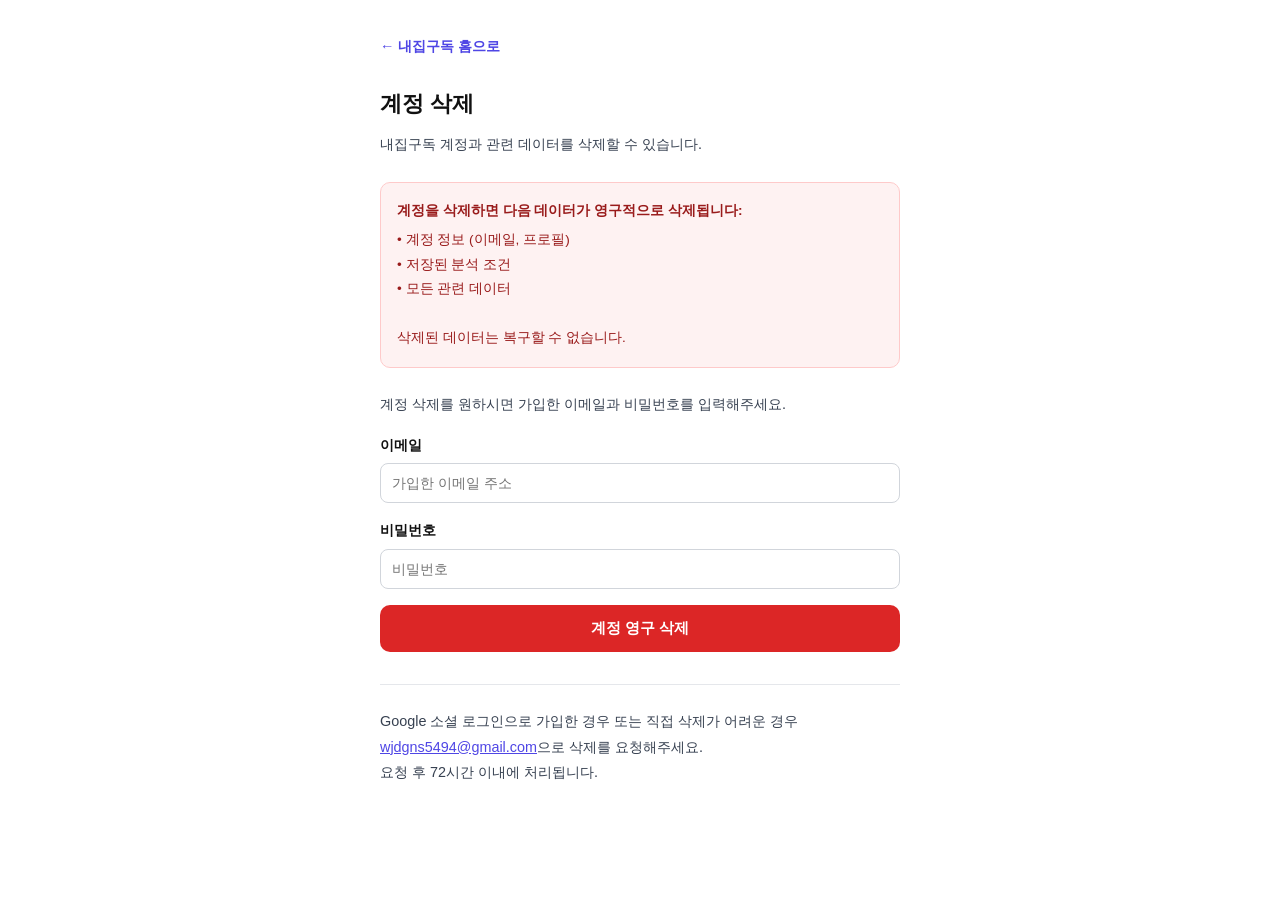
<file: delete-account.html>
<!DOCTYPE html>
<html lang="ko">
<head>
<meta charset="UTF-8">
<meta name="viewport" content="width=device-width, initial-scale=1.0">
<title>계정 삭제 — 내집구독</title>
<link rel="icon" type="image/svg+xml" href="favicon.svg">
<style>
*{margin:0;padding:0;box-sizing:border-box;}
body{font-family:-apple-system,BlinkMacSystemFont,'Pretendard','Segoe UI',sans-serif;color:#111;background:#fff;line-height:1.8;padding:2rem 1rem;display:flex;justify-content:center;}
.container{max-width:520px;width:100%;}
a.back{display:inline-block;margin-bottom:1.5rem;font-size:.9rem;color:#4f46e5;text-decoration:none;font-weight:600;}
a.back:hover{text-decoration:underline;}
h1{font-size:1.4rem;font-weight:800;margin-bottom:.5rem;}
p{font-size:.9rem;color:#374151;margin-bottom:1rem;}
.warn{background:#fef2f2;border:1px solid #fecaca;border-radius:10px;padding:1rem;margin:1.5rem 0;font-size:.85rem;color:#991b1b;}
.warn strong{display:block;margin-bottom:.3rem;}
ul{padding-left:1.25rem;margin:.5rem 0 1.5rem;font-size:.85rem;color:#374151;}
li{margin-bottom:.3rem;}
.form-group{margin-bottom:1rem;}
.form-group label{display:block;font-size:.85rem;font-weight:600;margin-bottom:.3rem;}
.form-group input{width:100%;padding:.7rem;border:1.5px solid #d1d5db;border-radius:8px;font-size:.9rem;}
.form-group input:focus{outline:none;border-color:#4f46e5;}
.btn-delete{width:100%;padding:.8rem;border:none;border-radius:10px;background:#dc2626;color:#fff;font-size:.95rem;font-weight:700;cursor:pointer;transition:opacity .2s;}
.btn-delete:hover{opacity:.85;}
.btn-delete:disabled{opacity:.5;cursor:default;}
.msg{margin-top:1rem;padding:.75rem;border-radius:8px;font-size:.85rem;display:none;}
.msg.error{display:block;background:#fef2f2;color:#dc2626;border:1px solid #fecaca;}
.msg.success{display:block;background:#f0fdf4;color:#15803d;border:1px solid #86efac;}
.contact{margin-top:2rem;padding-top:1.5rem;border-top:1px solid #e5e7eb;font-size:.85rem;color:#6b7280;}
.contact a{color:#4f46e5;}
</style>
</head>
<body>
<div class="container">
<a class="back" href="/">← 내집구독 홈으로</a>
<h1>계정 삭제</h1>
<p>내집구독 계정과 관련 데이터를 삭제할 수 있습니다.</p>

<div class="warn">
<strong>계정을 삭제하면 다음 데이터가 영구적으로 삭제됩니다:</strong>
• 계정 정보 (이메일, 프로필)<br>
• 저장된 분석 조건<br>
• 모든 관련 데이터<br><br>
삭제된 데이터는 복구할 수 없습니다.
</div>

<p>계정 삭제를 원하시면 가입한 이메일과 비밀번호를 입력해주세요.</p>

<div class="form-group">
<label>이메일</label>
<input type="email" id="del-email" placeholder="가입한 이메일 주소">
</div>
<div class="form-group">
<label>비밀번호</label>
<input type="password" id="del-pw" placeholder="비밀번호">
</div>

<button class="btn-delete" id="del-btn" onclick="deleteAccount()">계정 영구 삭제</button>
<div class="msg" id="del-msg"></div>

<div class="contact">
<p>Google 소셜 로그인으로 가입한 경우 또는 직접 삭제가 어려운 경우<br>
<a href="mailto:wjdgns5494@gmail.com">wjdgns5494@gmail.com</a>으로 삭제를 요청해주세요.<br>
요청 후 72시간 이내에 처리됩니다.</p>
</div>
</div>

<script>
const SB_URL='https://ajgurlfgifvicvxsxzqh.supabase.co';
const SB_KEY='sb_publishable_VWYME33r2PPoiBgyA5Zsxw_6bW7Hh_5';

async function deleteAccount(){
  const email=document.getElementById('del-email').value.trim();
  const pw=document.getElementById('del-pw').value;
  const msg=document.getElementById('del-msg');
  const btn=document.getElementById('del-btn');
  msg.className='msg';msg.style.display='none';

  if(!email||!pw){msg.textContent='이메일과 비밀번호를 입력해주세요.';msg.className='msg error';return;}
  if(!confirm('정말 계정을 삭제하시겠습니까? 이 작업은 되돌릴 수 없습니다.')){return;}

  btn.disabled=true;btn.textContent='삭제 처리 중...';
  try{
    const loginRes=await fetch(`${SB_URL}/auth/v1/token?grant_type=password`,{
      method:'POST',
      headers:{'Content-Type':'application/json','apikey':SB_KEY},
      body:JSON.stringify({email,password:pw})
    });
    if(!loginRes.ok){throw new Error('이메일 또는 비밀번호가 올바르지 않습니다.');}
    const session=await loginRes.json();

    await fetch(`${SB_URL}/rest/v1/user_conditions?user_id=eq.${session.user.id}`,{
      method:'DELETE',
      headers:{'apikey':SB_KEY,'Authorization':`Bearer ${session.access_token}`}
    });

    msg.textContent='계정 삭제 요청이 접수되었습니다. 72시간 이내에 완전히 삭제됩니다. 이메일(wjdgns5494@gmail.com)로 삭제 확인을 보내드립니다.';
    msg.className='msg success';
    localStorage.removeItem('njg_auth_session');
  }catch(e){
    msg.textContent=e.message||'삭제 처리 중 오류가 발생했습니다.';
    msg.className='msg error';
  }
  btn.disabled=false;btn.textContent='계정 영구 삭제';
}
</script>
</body>
</html>
</file>
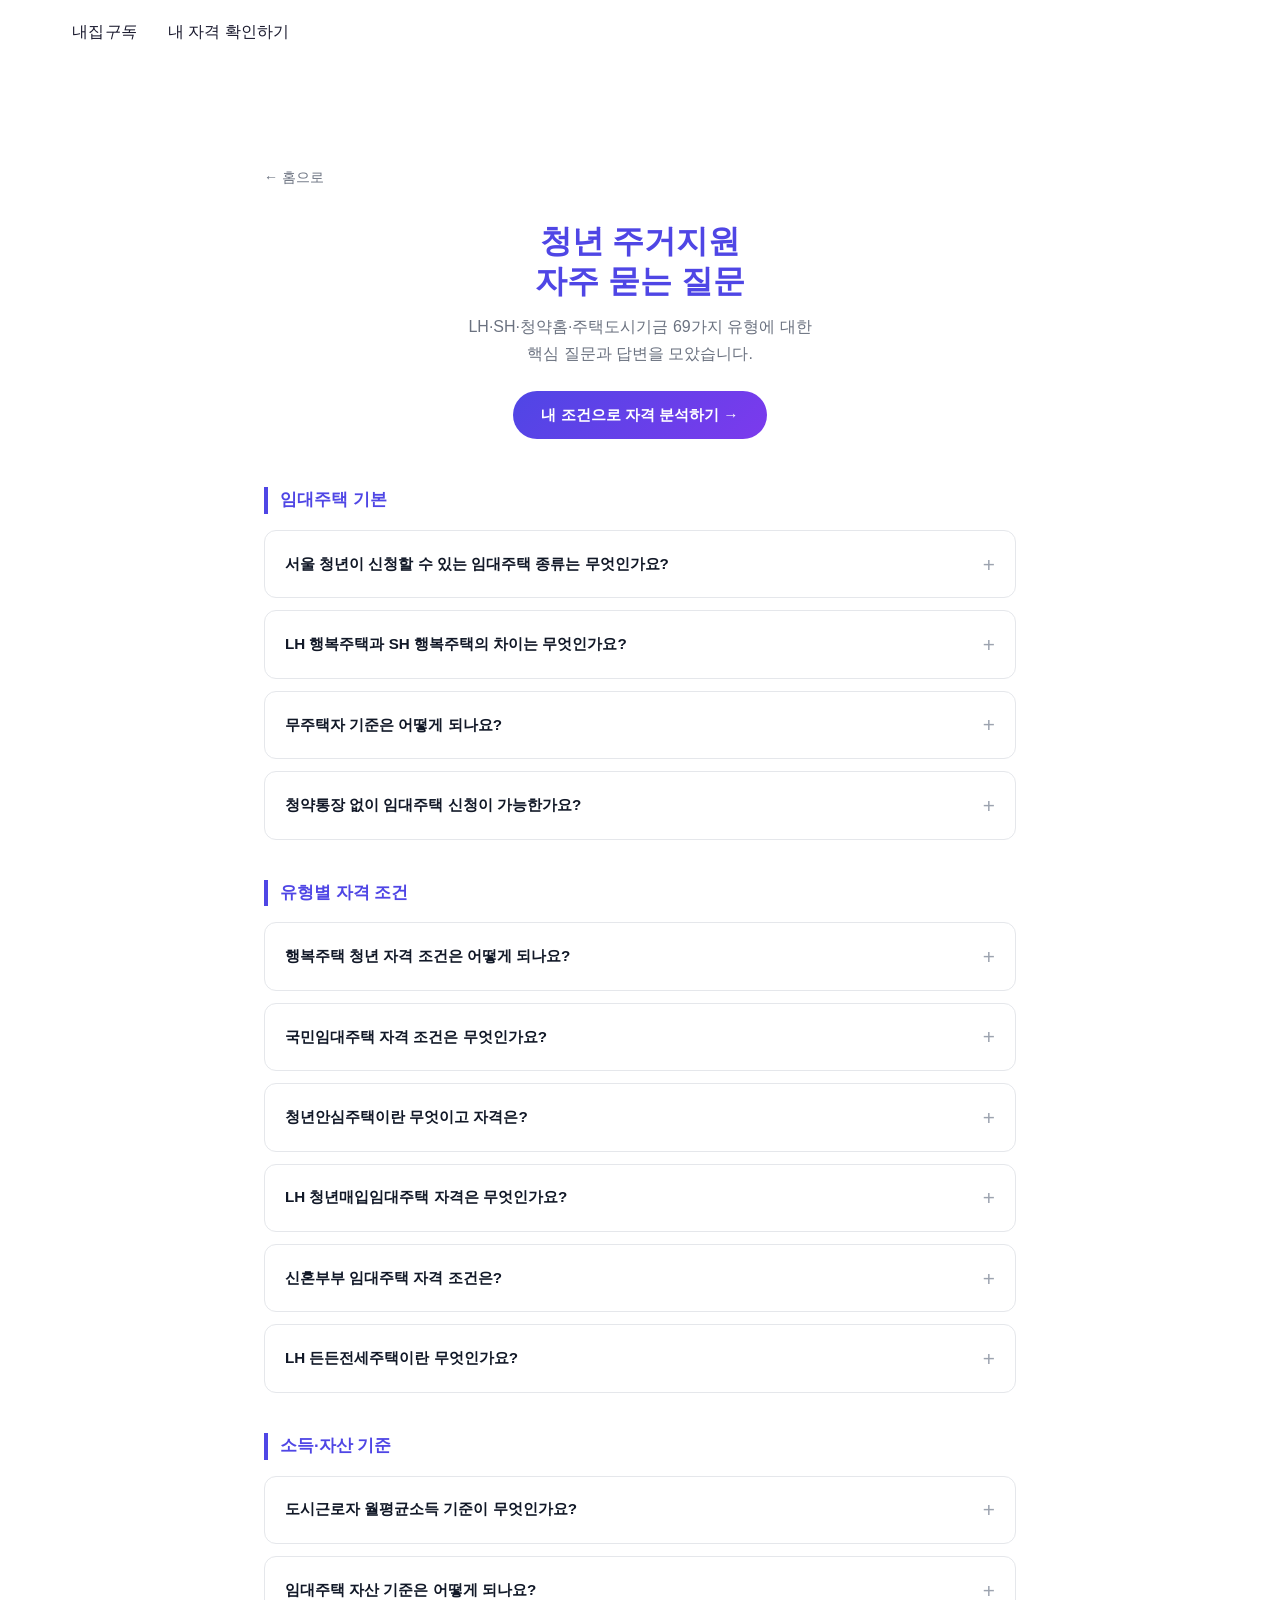
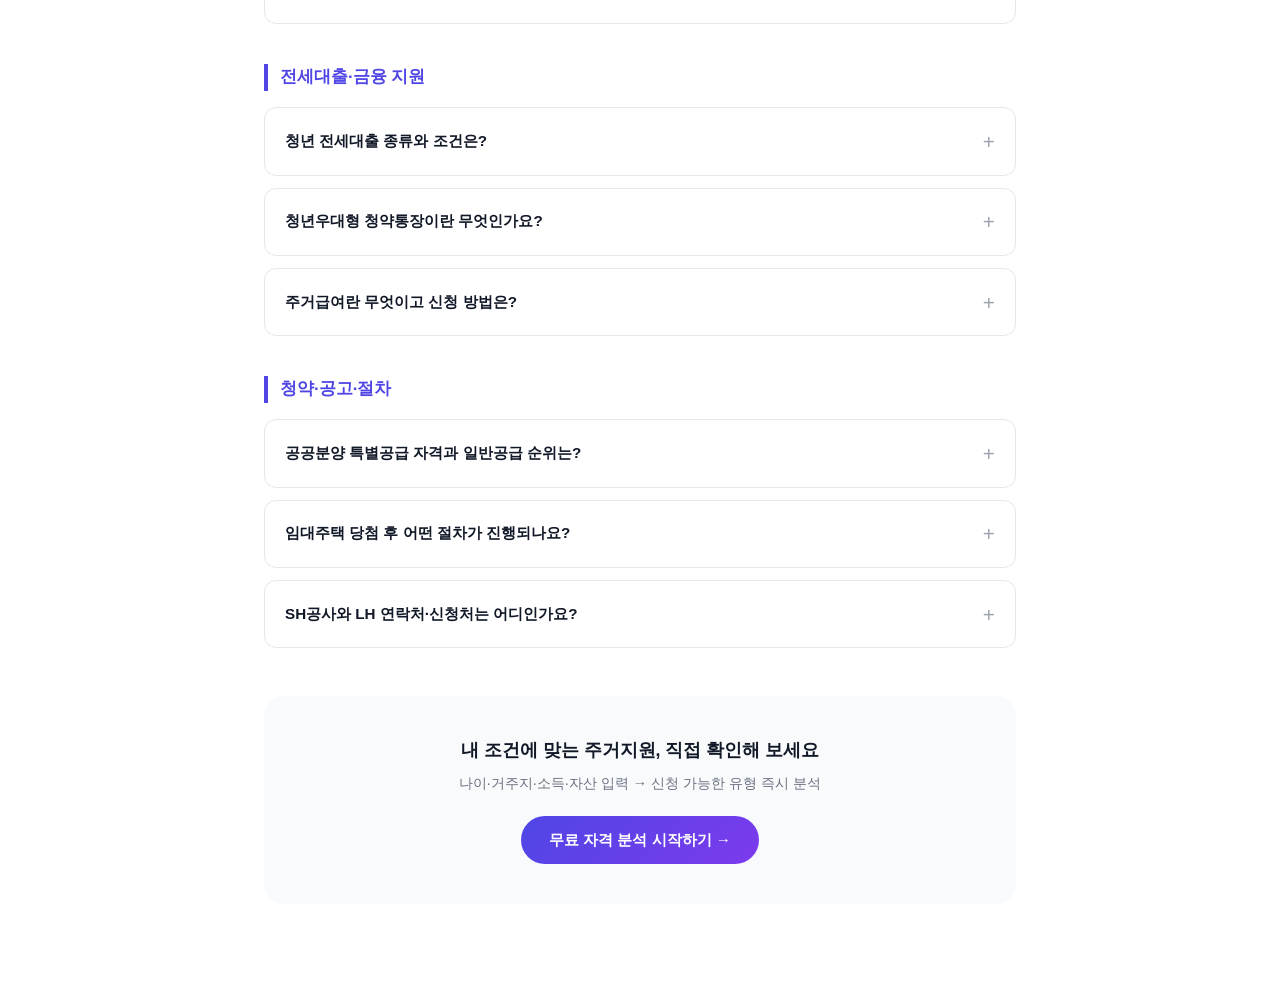
<file: faq.html>
<!DOCTYPE html>
<html lang="ko">
<head>
<meta charset="UTF-8">
<meta name="viewport" content="width=device-width, initial-scale=1.0">

<!-- ── 기본 SEO ── -->
<title>청년 주거지원 FAQ — 내집구독 | LH·SH·행복주택·전세대출 자주 묻는 질문</title>
<meta name="description" content="서울·경기 청년 주거지원 자주 묻는 질문. 행복주택·국민임대·청년안심주택 자격, LH·SH 차이, 청년 전세대출 조건, 청약 순위 등 69가지 유형 핵심 정보를 한눈에.">
<meta name="keywords" content="청년 주거지원 FAQ, 행복주택 자격, 국민임대 자격, LH SH 차이, 청년 전세대출, 청약 순위, 무주택자 기준, 임대주택 소득기준, 청년안심주택, 주거복지">
<meta name="robots" content="index, follow">
<meta name="author" content="내집구독">
<link rel="canonical" href="https://homesubscribe.org/faq">

<!-- ── 사이트 인증 ── -->
<meta name="google-site-verification" content="rqIhJzvhTUHAjP7r3ooQbsgmkX-qnbpNbNu55FXmaFE" />
<meta name="naver-site-verification" content="0860dc1b8c7a39784fc266b57abdaec81a8f3e7d" />

<!-- ── Open Graph ── -->
<meta property="og:type" content="website">
<meta property="og:site_name" content="내집구독">
<meta property="og:locale" content="ko_KR">
<meta property="og:url" content="https://homesubscribe.org/faq">
<meta property="og:title" content="청년 주거지원 FAQ — 내집구독">
<meta property="og:description" content="행복주택·국민임대·청년안심주택 자격, LH·SH 차이, 청년 전세대출 조건 등 청년 주거지원 핵심 Q&A">
<meta property="og:image" content="https://homesubscribe.org/assets/og-image.png">

<!-- ── 구조화 데이터 (JSON-LD) ── -->
<script type="application/ld+json">
{
  "@context": "https://schema.org",
  "@graph": [
    {
      "@type": "WebPage",
      "@id": "https://homesubscribe.org/faq#webpage",
      "url": "https://homesubscribe.org/faq",
      "name": "청년 주거지원 FAQ — 내집구독",
      "description": "서울·경기 청년 주거지원 자주 묻는 질문 종합. 행복주택·국민임대·청년전세임대 자격, LH·SH 차이, 청년 전세대출 조건 등.",
      "inLanguage": "ko-KR",
      "isPartOf": { "@id": "https://homesubscribe.org/#website" },
      "breadcrumb": {
        "@type": "BreadcrumbList",
        "itemListElement": [
          { "@type": "ListItem", "position": 1, "name": "홈", "item": "https://homesubscribe.org/" },
          { "@type": "ListItem", "position": 2, "name": "FAQ", "item": "https://homesubscribe.org/faq" }
        ]
      }
    },
    {
      "@type": "FAQPage",
      "mainEntity": [
        {
          "@type": "Question",
          "name": "서울 청년이 신청할 수 있는 임대주택 종류는 무엇인가요?",
          "acceptedAnswer": {
            "@type": "Answer",
            "text": "서울 청년이 신청할 수 있는 임대주택은 SH공사(서울주택도시공사)와 LH(한국토지주택공사)로 나뉩니다. SH공사는 청년안심주택, 행복주택(청년·대학생·신혼부부), 장기전세주택(Shift), 역세권청년주택, 희망하우징, 맞춤형임대, 국민임대 등 약 15종이 있습니다. LH는 행복주택(청년·대학생·신혼부부), 청년매입임대, 신혼부부매입임대, 청년전세임대, 신혼부부전세임대, 국민임대, 통합공공임대, 든든전세주택 등 약 20종이 있습니다. 각 유형마다 소득·자산·거주지·나이 조건이 다르므로 내집구독 자격 분석(homesubscribe.org/details)에서 본인 조건을 입력해 확인하세요."
          }
        },
        {
          "@type": "Question",
          "name": "LH 행복주택과 SH 행복주택의 차이는 무엇인가요?",
          "acceptedAnswer": {
            "@type": "Answer",
            "text": "LH 행복주택과 SH 행복주택은 운영 기관과 거주 요건에서 차이가 있습니다. LH 행복주택은 서울 거주 여부와 관계없이 전국 무주택자가 신청 가능하며, SH 행복주택은 서울 거주 요건이 필수입니다. 소득 기준은 두 기관 모두 도시근로자 월평균소득 100% 이하(청년 1인 기준 458만원)를 기본으로 하며, 자산 기준은 총자산 약 2억 5,100만원(LH 건설형 2026년 기준), 자동차 4,542만원 이하입니다. 공급 위치는 LH는 전국, SH는 서울 시내에 집중되어 있습니다."
          }
        },
        {
          "@type": "Question",
          "name": "행복주택 청년 자격 조건은 어떻게 되나요?",
          "acceptedAnswer": {
            "@type": "Answer",
            "text": "행복주택 청년 자격은 다음과 같습니다. ① 나이: 만 19~39세 무주택자. ② 소득: 도시근로자 월평균소득 100% 이하(1인 458만원, 2인 645만원, 2026년 기준). ③ 자산: 총자산 2억 5,100만원 이하(LH 건설형), 자동차 4,542만원 이하. ④ 거주: LH는 전국 무주택, SH는 서울 거주 필수. ⑤ 자격유형: 취업준비생(대학원생 포함)은 재학·휴학증명서, 사회초년생(취업 후 5년 이내)은 재직증명서 필요. 대학생은 별도 자격(자산 1억 800만원 이하, 자동차 소유 불가)이 적용됩니다."
          }
        },
        {
          "@type": "Question",
          "name": "국민임대주택 자격 조건은 무엇인가요?",
          "acceptedAnswer": {
            "@type": "Answer",
            "text": "국민임대주택 자격은 ① 무주택 세대구성원, ② 소득: 1순위 도시근로자 월평균소득 70% 이하(1인 321만원), 2순위 100% 이하(1인 458만원), ③ 자산: 총자산 3억 4,500만원 이하, 자동차 4,542만원 이하(LH 2026년 기준). SH 국민임대는 서울 거주 요건이 추가됩니다. 신혼부부는 소득 기준에 자녀 수에 따른 완화(1명 +10%p, 2명 +20%p)가 적용됩니다."
          }
        },
        {
          "@type": "Question",
          "name": "청년안심주택(청년임대주택)이란 무엇인가요?",
          "acceptedAnswer": {
            "@type": "Answer",
            "text": "청년안심주택은 SH공사가 서울 역세권·간선도로변에 공급하는 청년·신혼부부 특화 임대주택입니다. 시세 대비 60~80% 저렴한 임대료로 최장 10년(신혼 6년) 거주 가능합니다. 자격: 만 19~39세 서울 거주 무주택자, 소득 도시근로자 100%(1인 458만원) 이하, 자산 총자산 3억 2,500만원 이하, 자동차 3,803만원 이하. 공고는 SH공사 홈페이지(i-sh.co.kr)와 내집구독에서 확인할 수 있습니다."
          }
        },
        {
          "@type": "Question",
          "name": "무주택자 기준은 어떻게 되나요?",
          "acceptedAnswer": {
            "@type": "Answer",
            "text": "무주택자 기준은 본인과 세대원 전원이 주택을 소유하지 않은 경우를 말합니다. 단, 다음은 예외적으로 무주택자로 인정됩니다: ① 전용면적 20㎡ 이하 소형 주택 1채 소유자(일부 유형), ② 임시로 소유한 주택(상속·공유지분 등 특수한 경우). 세대 분리된 부모의 주택 소유는 본인의 무주택 여부에 영향을 주지 않는 경우가 많으나, 미혼 자녀가 세대 분리되지 않았다면 부모의 주택이 세대원의 주택으로 간주될 수 있습니다."
          }
        },
        {
          "@type": "Question",
          "name": "청년 전세대출 종류와 조건은 어떻게 되나요?",
          "acceptedAnswer": {
            "@type": "Answer",
            "text": "주요 청년 전세대출은 세 가지입니다. ① 청년전용 버팀목전세자금: 만 19~34세, 부부합산 순자산 3억 4,500만원 이하, 연소득 5,000만원 이하, 보증금 3억원 이하 주택, 최대 2억원, 연 1.5~2.1% (우대 시 최저 1.0%). ② 중소기업취업청년 전월세보증금대출: 만 19~34세 중소·중견기업 재직자, 연소득 3,500만원 이하, 보증금 2억원 이하, 최대 1억원, 연 1.2%. ③ 청년보증부월세대출: 월세 최대 70만원·보증금 최대 3,500만원, 연 2.0~2.5%. 모든 대출은 주택도시기금(nhuf.molit.go.kr) 또는 1순위 은행 방문 신청."
          }
        },
        {
          "@type": "Question",
          "name": "LH 청년매입임대주택 자격은 무엇인가요?",
          "acceptedAnswer": {
            "@type": "Answer",
            "text": "LH 청년매입임대주택 자격: ① 만 19~39세 무주택자, ② 대학생·취업준비생·사회초년생(취업 후 5년 이내), ③ 소득: 1순위 도시근로자 50% 이하(1인 229만원), 2순위 100% 이하(1인 458만원), 3순위 150% 이하(1인 687만원), ④ 자산: 1·2순위 총자산 3억 3,700만원 이하·자동차 4,563만원 이하(2025년 기준), 3순위 총자산 2억 5,400만원 이하·자동차 4,563만원 이하. 시세 40~50% 임대료, 2년 계약(최대 6년 거주). 신청: LH청약센터 온라인(apply.lh.or.kr)."
          }
        },
        {
          "@type": "Question",
          "name": "SH공사와 LH의 차이는 무엇인가요?",
          "acceptedAnswer": {
            "@type": "Answer",
            "text": "SH공사(서울주택도시공사)는 서울시 산하 공기업으로 서울 내 주택만 공급하며, 대부분의 유형에서 서울 거주 요건이 필수입니다. LH(한국토지주택공사)는 국토교통부 산하 공기업으로 전국에 주택을 공급하며 거주지 제한이 없습니다. 소득·자산 기준은 유형별로 다르지만 유사한 수준이며, SH공사는 서울 생활권 유지가 필요한 청년에게, LH는 전국 어디서나 신청 가능한 장점이 있습니다. SH 콜센터: 1600-3456, LH 콜센터: 1600-1004."
          }
        },
        {
          "@type": "Question",
          "name": "신혼부부 임대주택 자격 조건은?",
          "acceptedAnswer": {
            "@type": "Answer",
            "text": "신혼부부 임대주택은 혼인기간 7년 이내(일부 유형 5년) 또는 예비신혼부부(6개월 내 결혼 예정)를 대상으로 합니다. LH 신혼부부 행복주택: 소득 도시근로자 100% 이하(맞벌이 120%), 자산 3억 4,500만원 이하, 자동차 4,542만원 이하. LH 신혼부부매입임대Ⅰ: 소득 70% 이하(맞벌이 90%), 자산 3억 3,700만원 이하. 자녀 1명당 소득 기준 10%p 완화 혜택이 있으며, 자녀 수가 많을수록 우선순위가 높아집니다."
          }
        },
        {
          "@type": "Question",
          "name": "공공분양 특별공급 자격과 일반공급 순위는?",
          "acceptedAnswer": {
            "@type": "Answer",
            "text": "공공분양 특별공급은 신혼부부(혼인 7년 이내), 생애최초(주택 소유 이력 없음), 다자녀(미성년 자녀 2명 이상), 노부모부양(65세 이상 부모 3년 이상 부양) 등으로 구분됩니다. 1순위 일반공급: 청약통장 가입 2년 이상, 납입 횟수 24회 이상(지역별 차이), 무주택 세대구성원. 2순위: 1순위 요건 미충족자. 2026년부터 청약통장 요건이 강화될 수 있으므로 청약홈(applyhome.co.kr)에서 최신 기준을 확인하세요."
          }
        },
        {
          "@type": "Question",
          "name": "청약통장 없이 임대주택 신청이 가능한가요?",
          "acceptedAnswer": {
            "@type": "Answer",
            "text": "네, 대부분의 공공임대주택(행복주택, 국민임대, 청년매입임대, 청년전세임대 등)은 청약통장 없이 신청 가능합니다. 청약통장이 필요한 유형은 청약홈을 통한 민간분양 1·2순위, 공공분양 일반공급에 한정됩니다. 특별공급(신혼부부, 생애최초 등)도 일부는 청약통장 가입 기간 요건이 있으므로 청약 공고문을 반드시 확인해야 합니다."
          }
        },
        {
          "@type": "Question",
          "name": "도시근로자 월평균소득 기준이 무엇인가요?",
          "acceptedAnswer": {
            "@type": "Answer",
            "text": "도시근로자 월평균소득은 통계청이 발표하는 전국 도시 근로자 가구의 월 평균 소득으로, 임대주택 소득 자격 기준으로 활용됩니다. 2026년 적용 기준(2025년 발표): 1인 가구 458만원, 2인 가구 645만원, 3인 가구 817만원, 4인 가구 880만원, 5인 가구 933만원(월). 각 주거지원 유형은 이 기준의 50%·70%·100%·120%·150% 등을 소득 상한으로 사용합니다. 단, 통합공공임대주택은 '기준 중위소득'을 적용(1인 256만원, 2인 420만원)하여 기준이 다릅니다."
          }
        },
        {
          "@type": "Question",
          "name": "주거급여란 무엇이고 신청 방법은?",
          "acceptedAnswer": {
            "@type": "Answer",
            "text": "주거급여는 저소득 가구에 임차료(월세) 또는 주택 수선비를 지원하는 복지 제도입니다. 자격: 기준 중위소득 48% 이하(2026년 1인 기준 약 123만원, 4인 가구 약 311만원). 지원 내용: 서울 1인 가구 최대 월 341,000원 임차급여 지급. 신청: 주민등록 주소지 읍·면·동 주민센터 방문 또는 복지로(bokjiro.go.kr) 온라인 신청. 청년 분리가구 특례: 부모와 별도 거주하는 30세 미만 청년도 독립된 수급자로 신청 가능(수급 가구 부모 요건 불필요)."
          }
        },
        {
          "@type": "Question",
          "name": "청년우대형 청약통장이란 무엇인가요?",
          "acceptedAnswer": {
            "@type": "Answer",
            "text": "청년우대형 청약통장은 일반 주택청약종합저축에 우대 이율과 이자 비과세 혜택을 더한 청년 전용 금융상품입니다. 자격: 만 19~34세, 연소득 3,600만원 이하, 무주택자, 세대주(또는 세대원). 혜택: 연 최고 4.5% 이자율(2년 이상 유지 시), 500만원 한도 이자 비과세, 납입액 40% 소득공제(연 240만원 한도). 기존 청약통장을 보유 중이라면 은행에서 전환 신청 가능. 납입 실적은 기존 통장 기간도 인정됩니다."
          }
        },
        {
          "@type": "Question",
          "name": "LH 든든전세주택이란 무엇인가요?",
          "acceptedAnswer": {
            "@type": "Answer",
            "text": "LH 든든전세주택은 LH가 시세 대비 저렴하게 매입한 주택을 청년·신혼부부에게 전세 방식으로 공급하는 유형입니다. 시세의 90% 수준 전세가로 최대 6년(2년+2년+2년) 거주 가능합니다. 자격: 무주택 세대구성원(만 19~39세 청년 또는 혼인 7년 이내 신혼부부), 소득 도시근로자 100% 이하(1인 458만원), 자산 3억 7,900만원 이하. 청년 단독 가구도 신청 가능하며, 신청은 LH청약센터(apply.lh.or.kr)에서 진행합니다."
          }
        },
        {
          "@type": "Question",
          "name": "임대주택 신청 후 당첨되면 어떤 절차가 진행되나요?",
          "acceptedAnswer": {
            "@type": "Answer",
            "text": "임대주택 당첨 후 절차: ① 서류 제출(10~14일 내): 주민등록등본, 가족관계증명서, 건강보험료 납부확인서, 무주택확인서, 소득증빙서류(근로소득원천징수영수증·사업소득확인서 등), 자산 관련 서류. ② 자격 검증: 기관(SH/LH)이 제출 서류로 자격 재검증(3~4주). ③ 계약: 검증 통과 후 입주자모집공고 상 임대조건으로 임대차계약 체결. ④ 입주: 계약 후 입주 지정일에 열쇠 수령. 서류 미비 또는 자격 미충족 시 당첨이 취소될 수 있으므로 공고문 서류 요건을 사전에 꼼꼼히 확인하세요."
          }
        },
        {
          "@type": "Question",
          "name": "내집구독은 어떤 서비스인가요?",
          "acceptedAnswer": {
            "@type": "Answer",
            "text": "내집구독(homesubscribe.org)은 서울·경기 2030 청년을 위한 주거지원 통합 분석 플랫폼입니다. LH·SH공사·청약홈·주택도시기금의 임대주택·공공분양·전세대출·주거복지 69가지 유형 중 나이·거주지·소득·자산·혼인여부를 입력하면 내가 신청 가능한 유형과 청약 순위를 3분 안에 자동으로 분석해 줍니다. 회원가입 없이 무료로 이용 가능하며, 실시간 공고 정보도 함께 제공합니다."
          }
        }
      ]
    }
  ]
}
</script>

<link rel="icon" type="image/svg+xml" href="favicon.svg">
<link rel="stylesheet" href="style.css">
<style>
.faq-wrapper {
  max-width: 800px;
  margin: 0 auto;
  padding: 100px 1.5rem 5rem;
}
.faq-hero {
  text-align: center;
  margin-bottom: 3rem;
}
.faq-hero h1 {
  font-size: 2rem;
  font-weight: 900;
  color: var(--primary-color, #4f46e5);
  margin-bottom: 0.75rem;
  line-height: 1.25;
}
.faq-hero p {
  color: #6b7280;
  font-size: 1rem;
  max-width: 520px;
  margin: 0 auto 1.5rem;
  line-height: 1.7;
}
.faq-cta {
  display: inline-flex;
  align-items: center;
  gap: 0.5rem;
  background: linear-gradient(135deg, #4f46e5, #7c3aed);
  color: #fff;
  padding: 0.75rem 1.75rem;
  border-radius: 100px;
  font-weight: 700;
  font-size: 0.95rem;
  text-decoration: none;
  transition: opacity 0.2s;
}
.faq-cta:hover { opacity: 0.88; }

.faq-category {
  margin-bottom: 2.5rem;
}
.faq-category-title {
  font-size: 1.05rem;
  font-weight: 800;
  color: var(--primary-color, #4f46e5);
  border-left: 4px solid var(--primary-color, #4f46e5);
  padding-left: 0.75rem;
  margin-bottom: 1rem;
}

.faq-item {
  border: 1.5px solid #e5e7eb;
  border-radius: 12px;
  margin-bottom: 0.75rem;
  overflow: hidden;
  transition: border-color 0.2s;
}
.faq-item:hover { border-color: #a5b4fc; }

.faq-question {
  width: 100%;
  background: none;
  border: none;
  text-align: left;
  padding: 1.1rem 1.25rem;
  font-size: 0.95rem;
  font-weight: 700;
  color: var(--text-color, #111827);
  cursor: pointer;
  display: flex;
  justify-content: space-between;
  align-items: center;
  gap: 1rem;
  line-height: 1.5;
}
.faq-question::after {
  content: "+";
  font-size: 1.3rem;
  font-weight: 400;
  color: #9ca3af;
  flex-shrink: 0;
  transition: transform 0.2s;
}
.faq-item.open .faq-question::after {
  transform: rotate(45deg);
}

.faq-answer {
  display: none;
  padding: 0 1.25rem 1.1rem;
  font-size: 0.9rem;
  color: #4b5563;
  line-height: 1.8;
  border-top: 1px solid #f3f4f6;
}
.faq-item.open .faq-answer {
  display: block;
}

.faq-back {
  display: inline-flex;
  align-items: center;
  gap: 0.4rem;
  color: #6b7280;
  font-size: 0.88rem;
  text-decoration: none;
  margin-bottom: 2rem;
  transition: color 0.2s;
}
.faq-back:hover { color: #4f46e5; }

@media (max-width: 640px) {
  .faq-hero h1 { font-size: 1.5rem; }
  .faq-wrapper { padding-top: 80px; }
}
</style>
<!-- Google Analytics -->
<script async src="https://www.googletagmanager.com/gtag/js?id=G-F0C83JFCH3"></script>
<script>
  window.dataLayer = window.dataLayer || [];
  function gtag(){dataLayer.push(arguments);}
  gtag('js', new Date());
  gtag('config', 'G-F0C83JFCH3');
</script>
</head>
<body>

<!-- NAV -->
<nav id="nav" class="scrolled">
  <a class="nav-logo" href="/">내집<em>구독</em></a>
  <a class="nav-cta" href="/details.html">내 자격 확인하기</a>
</nav>

<div class="faq-wrapper">
  <a class="faq-back" href="/">← 홈으로</a>

  <div class="faq-hero">
    <h1>청년 주거지원<br>자주 묻는 질문</h1>
    <p>LH·SH·청약홈·주택도시기금 69가지 유형에 대한<br>핵심 질문과 답변을 모았습니다.</p>
    <a class="faq-cta" href="/details.html">내 조건으로 자격 분석하기 →</a>
  </div>

  <!-- 카테고리 1: 임대주택 기본 -->
  <section class="faq-category">
    <h2 class="faq-category-title">임대주택 기본</h2>

    <div class="faq-item">
      <button class="faq-question">서울 청년이 신청할 수 있는 임대주택 종류는 무엇인가요?</button>
      <div class="faq-answer">
        서울 청년이 신청할 수 있는 임대주택은 <strong>SH공사(서울주택도시공사)</strong>와 <strong>LH(한국토지주택공사)</strong>로 나뉩니다.<br><br>
        <strong>SH공사</strong>: 청년안심주택, 행복주택(청년·대학생·신혼부부), 장기전세주택(Shift), 역세권청년주택, 희망하우징, 맞춤형임대, 국민임대 등 약 15종.<br>
        <strong>LH</strong>: 행복주택(청년·대학생·신혼부부), 청년매입임대, 신혼부부매입임대, 청년전세임대, 국민임대, 통합공공임대, 든든전세주택 등 약 20종.<br><br>
        각 유형마다 소득·자산·거주지·나이 조건이 다르므로 <a href="/details.html">내집구독 자격 분석</a>에서 본인 조건을 입력해 확인하세요.
      </div>
    </div>

    <div class="faq-item">
      <button class="faq-question">LH 행복주택과 SH 행복주택의 차이는 무엇인가요?</button>
      <div class="faq-answer">
        <strong>거주 요건</strong>이 핵심 차이입니다.<br><br>
        • <strong>LH 행복주택</strong>: 서울 거주 여부 관계없이 <u>전국 무주택자</u> 신청 가능<br>
        • <strong>SH 행복주택</strong>: <u>서울 거주 요건 필수</u><br><br>
        소득 기준은 두 기관 모두 도시근로자 월평균소득 100% 이하(청년 1인 기준 458만원)를 기본으로 하며, 자산 기준은 총자산 약 2억 5,100만원(LH 건설형 2026년 기준), 자동차 4,542만원 이하입니다.
      </div>
    </div>

    <div class="faq-item">
      <button class="faq-question">무주택자 기준은 어떻게 되나요?</button>
      <div class="faq-answer">
        무주택자는 <strong>본인과 세대원 전원이 주택을 소유하지 않은 경우</strong>를 말합니다.<br><br>
        단, 다음은 예외적으로 무주택자로 인정되는 경우가 있습니다:<br>
        • 전용면적 20㎡ 이하 소형 주택 1채 소유자 (일부 유형)<br>
        • 상속·공유지분 등 특수한 경우<br><br>
        세대 분리된 부모의 주택 소유는 본인의 무주택 여부에 영향을 주지 않는 경우가 많으나, 미혼 자녀가 세대 분리되지 않았다면 부모의 주택이 세대원 주택으로 간주될 수 있습니다.
      </div>
    </div>

    <div class="faq-item">
      <button class="faq-question">청약통장 없이 임대주택 신청이 가능한가요?</button>
      <div class="faq-answer">
        <strong>네, 가능합니다.</strong> 대부분의 공공임대주택(행복주택, 국민임대, 청년매입임대, 청년전세임대 등)은 청약통장 없이 신청 가능합니다.<br><br>
        청약통장이 필요한 유형은 청약홈을 통한 <strong>민간분양 1·2순위, 공공분양 일반공급</strong>에 한정됩니다. 특별공급(신혼부부, 생애최초 등)도 일부는 청약통장 가입 기간 요건이 있으므로 공고문을 확인해야 합니다.
      </div>
    </div>
  </section>

  <!-- 카테고리 2: 유형별 자격 -->
  <section class="faq-category">
    <h2 class="faq-category-title">유형별 자격 조건</h2>

    <div class="faq-item">
      <button class="faq-question">행복주택 청년 자격 조건은 어떻게 되나요?</button>
      <div class="faq-answer">
        <strong>행복주택 청년 자격 (2026년 기준)</strong><br><br>
        ① 나이: 만 19~39세 무주택자<br>
        ② 소득: 도시근로자 월평균소득 100% 이하 (1인 458만원, 2인 645만원)<br>
        ③ 자산: 총자산 2억 5,100만원 이하(LH 건설형), 자동차 4,542만원 이하<br>
        ④ 거주: LH는 전국 무주택 / SH는 서울 거주 필수<br>
        ⑤ 자격유형: 취업준비생(대학원생 포함)·사회초년생(취업 후 5년 이내)·고령자<br><br>
        대학생은 별도 자격(자산 1억 800만원 이하, 자동차 소유 불가)이 적용됩니다.
      </div>
    </div>

    <div class="faq-item">
      <button class="faq-question">국민임대주택 자격 조건은 무엇인가요?</button>
      <div class="faq-answer">
        <strong>국민임대주택 자격 (2026년 기준)</strong><br><br>
        ① 무주택 세대구성원<br>
        ② 소득: 1순위 도시근로자 월평균소득 70% 이하 (1인 321만원) / 2순위 100% 이하 (1인 458만원)<br>
        ③ 자산: 총자산 3억 4,500만원 이하, 자동차 4,542만원 이하<br><br>
        SH 국민임대는 서울 거주 요건이 추가됩니다. 신혼부부는 자녀 수에 따른 소득 기준 완화(1명 +10%p, 2명 +20%p)가 적용됩니다.
      </div>
    </div>

    <div class="faq-item">
      <button class="faq-question">청년안심주택이란 무엇이고 자격은?</button>
      <div class="faq-answer">
        청년안심주택은 SH공사가 서울 역세권·간선도로변에 공급하는 청년·신혼부부 특화 임대주택입니다.<br><br>
        • 시세 대비 60~80% 저렴한 임대료, 최장 10년(신혼 6년) 거주<br>
        • 자격: 만 19~39세 서울 거주 무주택자<br>
        • 소득: 도시근로자 100% (1인 458만원) 이하<br>
        • 자산: 총자산 3억 2,500만원 이하, 자동차 3,803만원 이하<br><br>
        공고는 SH공사(i-sh.co.kr)와 <a href="/">내집구독</a>에서 확인하세요.
      </div>
    </div>

    <div class="faq-item">
      <button class="faq-question">LH 청년매입임대주택 자격은 무엇인가요?</button>
      <div class="faq-answer">
        <strong>LH 청년매입임대주택 자격</strong><br><br>
        • 대상: 만 19~39세 무주택자 (대학생·취업준비생·사회초년생)<br>
        • 1순위: 소득 50% 이하 (1인 229만원), 자산 3억 3,700만원 이하<br>
        • 2순위: 소득 100% 이하 (1인 458만원), 자산 3억 3,700만원 이하<br>
        • 3순위: 소득 150% 이하 (1인 687만원), 자산 2억 5,400만원 이하<br>
        • 시세 40~50% 임대료, 최대 6년 거주<br><br>
        신청: LH청약센터 온라인 (<a href="https://apply.lh.or.kr" target="_blank" rel="noopener">apply.lh.or.kr</a>)
      </div>
    </div>

    <div class="faq-item">
      <button class="faq-question">신혼부부 임대주택 자격 조건은?</button>
      <div class="faq-answer">
        신혼부부 임대주택은 <strong>혼인기간 7년 이내</strong>(일부 유형 5년) 또는 예비신혼부부(6개월 내 결혼 예정)를 대상으로 합니다.<br><br>
        • LH 신혼부부 행복주택: 소득 100% 이하(맞벌이 120%), 자산 3억 4,500만원 이하<br>
        • LH 신혼부부매입임대Ⅰ: 소득 70% 이하(맞벌이 90%), 자산 3억 3,700만원 이하<br><br>
        자녀 1명당 소득 기준 10%p 완화, 자녀 수가 많을수록 우선순위가 높아집니다.
      </div>
    </div>

    <div class="faq-item">
      <button class="faq-question">LH 든든전세주택이란 무엇인가요?</button>
      <div class="faq-answer">
        LH 든든전세주택은 LH가 매입한 주택을 청년·신혼부부에게 <strong>시세 90% 수준 전세가</strong>로 공급하는 유형입니다.<br><br>
        • 거주기간: 최대 6년 (2년+2년+2년)<br>
        • 대상: 만 19~39세 무주택자 또는 혼인 7년 이내 신혼부부<br>
        • 소득: 도시근로자 100% 이하 (1인 458만원)<br>
        • 자산: 3억 7,900만원 이하<br><br>
        청년 단독 가구도 신청 가능하며, 신청은 <a href="https://apply.lh.or.kr" target="_blank" rel="noopener">LH청약센터</a>에서 진행합니다.
      </div>
    </div>
  </section>

  <!-- 카테고리 3: 소득·자산 기준 -->
  <section class="faq-category">
    <h2 class="faq-category-title">소득·자산 기준</h2>

    <div class="faq-item">
      <button class="faq-question">도시근로자 월평균소득 기준이 무엇인가요?</button>
      <div class="faq-answer">
        도시근로자 월평균소득은 통계청이 발표하는 전국 도시 근로자 가구의 월 평균 소득으로, 임대주택 소득 자격 기준으로 활용됩니다.<br><br>
        <strong>2026년 적용 기준 (100% 기준)</strong><br>
        • 1인 가구: 458만원<br>
        • 2인 가구: 645만원<br>
        • 3인 가구: 817만원<br>
        • 4인 가구: 880만원<br><br>
        단, <strong>통합공공임대주택</strong>은 '기준 중위소득'을 적용(1인 256만원, 2인 420만원)하여 기준이 다릅니다.
      </div>
    </div>

    <div class="faq-item">
      <button class="faq-question">임대주택 자산 기준은 어떻게 되나요?</button>
      <div class="faq-answer">
        <strong>LH 2026년 자산 기준 (건설형)</strong><br><br>
        • 행복주택(청년): 총자산 2억 5,100만원, 자동차 4,542만원<br>
        • 행복주택(대학생): 총자산 1억 800만원, 자동차 소유 불가<br>
        • 국민임대 / 통합공공임대: 총자산 3억 4,500만원, 자동차 4,542만원<br>
        • 든든전세주택: 총자산 3억 7,900만원<br><br>
        <strong>SH공사</strong>: 자동차 3,803만원 (일부 유형 상이)<br><br>
        자산에는 토지·건물·임차보증금·금융자산·자동차 등이 포함됩니다.
      </div>
    </div>
  </section>

  <!-- 카테고리 4: 금융·대출 -->
  <section class="faq-category">
    <h2 class="faq-category-title">전세대출·금융 지원</h2>

    <div class="faq-item">
      <button class="faq-question">청년 전세대출 종류와 조건은?</button>
      <div class="faq-answer">
        <strong>① 청년전용 버팀목전세자금</strong><br>
        만 19~34세, 연소득 5,000만원 이하, 보증금 3억원 이하 주택, 최대 2억원, 연 1.5~2.1%<br><br>
        <strong>② 중소기업취업청년 전월세보증금대출</strong><br>
        만 19~34세 중소·중견기업 재직자, 연소득 3,500만원 이하, 보증금 2억원 이하, 최대 1억원, 연 1.2%<br><br>
        <strong>③ 청년보증부월세대출</strong><br>
        월세 최대 70만원 + 보증금 최대 3,500만원 지원, 연 2.0~2.5%<br><br>
        신청: 주택도시기금(<a href="https://nhuf.molit.go.kr" target="_blank" rel="noopener">nhuf.molit.go.kr</a>) 또는 1순위 은행 방문
      </div>
    </div>

    <div class="faq-item">
      <button class="faq-question">청년우대형 청약통장이란 무엇인가요?</button>
      <div class="faq-answer">
        일반 주택청약종합저축에 우대 이율과 이자 비과세 혜택을 더한 청년 전용 금융상품입니다.<br><br>
        • 자격: 만 19~34세, 연소득 3,600만원 이하, 무주택자, 세대주<br>
        • 이자율: 연 최고 4.5% (2년 이상 유지 시)<br>
        • 비과세: 500만원 한도<br>
        • 소득공제: 납입액 40% (연 240만원 한도)<br><br>
        기존 청약통장에서 전환 가능하며, 기존 납입 실적도 인정됩니다.
      </div>
    </div>

    <div class="faq-item">
      <button class="faq-question">주거급여란 무엇이고 신청 방법은?</button>
      <div class="faq-answer">
        주거급여는 저소득 가구에 임차료(월세) 또는 주택 수선비를 지원하는 복지 제도입니다.<br><br>
        • 자격: 기준 중위소득 48% 이하 (2026년 1인 기준 약 123만원)<br>
        • 지원: 서울 1인 가구 최대 월 341,000원 임차급여<br>
        • 신청: 주민등록 주소지 읍·면·동 주민센터 또는 복지로(bokjiro.go.kr)<br><br>
        <strong>청년 분리가구 특례</strong>: 부모와 별도 거주하는 30세 미만 청년도 독립된 수급자로 신청 가능합니다.
      </div>
    </div>
  </section>

  <!-- 카테고리 5: 청약·공고 -->
  <section class="faq-category">
    <h2 class="faq-category-title">청약·공고·절차</h2>

    <div class="faq-item">
      <button class="faq-question">공공분양 특별공급 자격과 일반공급 순위는?</button>
      <div class="faq-answer">
        <strong>특별공급 유형</strong><br>
        • 신혼부부: 혼인 7년 이내<br>
        • 생애최초: 주택 소유 이력 없음<br>
        • 다자녀: 미성년 자녀 2명 이상<br>
        • 노부모부양: 65세 이상 부모 3년 이상 부양<br><br>
        <strong>일반공급 순위</strong><br>
        • 1순위: 청약통장 가입 2년 이상, 납입 24회 이상, 무주택 세대구성원<br>
        • 2순위: 1순위 요건 미충족자<br><br>
        최신 기준은 <a href="https://applyhome.co.kr" target="_blank" rel="noopener">청약홈</a>에서 확인하세요.
      </div>
    </div>

    <div class="faq-item">
      <button class="faq-question">임대주택 당첨 후 어떤 절차가 진행되나요?</button>
      <div class="faq-answer">
        <strong>당첨 후 절차</strong><br><br>
        ① <strong>서류 제출</strong> (10~14일 내): 주민등록등본, 가족관계증명서, 건강보험료 납부확인서, 무주택확인서, 소득증빙서류, 자산 관련 서류<br>
        ② <strong>자격 검증</strong>: 기관(SH/LH)이 서류로 자격 재검증 (3~4주 소요)<br>
        ③ <strong>계약</strong>: 검증 통과 후 임대차계약 체결<br>
        ④ <strong>입주</strong>: 계약 후 입주 지정일에 열쇠 수령<br><br>
        서류 미비 또는 자격 미충족 시 당첨이 취소될 수 있으므로 공고문 서류 요건을 사전에 확인하세요.
      </div>
    </div>

    <div class="faq-item">
      <button class="faq-question">SH공사와 LH 연락처·신청처는 어디인가요?</button>
      <div class="faq-answer">
        <strong>SH공사 (서울주택도시공사)</strong><br>
        • 홈페이지: <a href="https://i-sh.co.kr" target="_blank" rel="noopener">i-sh.co.kr</a><br>
        • 콜센터: 1600-3456<br><br>
        <strong>LH (한국토지주택공사)</strong><br>
        • 청약신청: <a href="https://apply.lh.or.kr" target="_blank" rel="noopener">apply.lh.or.kr</a> (LH청약플러스)<br>
        • 콜센터: 1600-1004<br><br>
        <strong>기타</strong><br>
        • 청약홈 (민간분양): <a href="https://applyhome.co.kr" target="_blank" rel="noopener">applyhome.co.kr</a><br>
        • 마이홈포털: <a href="https://myhome.go.kr" target="_blank" rel="noopener">myhome.go.kr</a><br>
        • 주택도시기금: <a href="https://nhuf.molit.go.kr" target="_blank" rel="noopener">nhuf.molit.go.kr</a>
      </div>
    </div>
  </section>

  <!-- CTA -->
  <div style="text-align:center; margin-top:3rem; padding:2.5rem; background:#f8fafc; border-radius:20px;">
    <p style="font-size:1.1rem; font-weight:800; color:#111827; margin-bottom:0.5rem;">내 조건에 맞는 주거지원, 직접 확인해 보세요</p>
    <p style="color:#6b7280; font-size:0.9rem; margin-bottom:1.25rem;">나이·거주지·소득·자산 입력 → 신청 가능한 유형 즉시 분석</p>
    <a class="faq-cta" href="/details.html">무료 자격 분석 시작하기 →</a>
  </div>
</div>

<script>
document.querySelectorAll('.faq-question').forEach(btn => {
  btn.addEventListener('click', () => {
    const item = btn.closest('.faq-item');
    const isOpen = item.classList.contains('open');
    // 같은 카테고리 내 다른 항목은 닫지 않음 (전체 펼치기 방식)
    item.classList.toggle('open', !isOpen);
  });
});
</script>
</body>
</html>
</file>
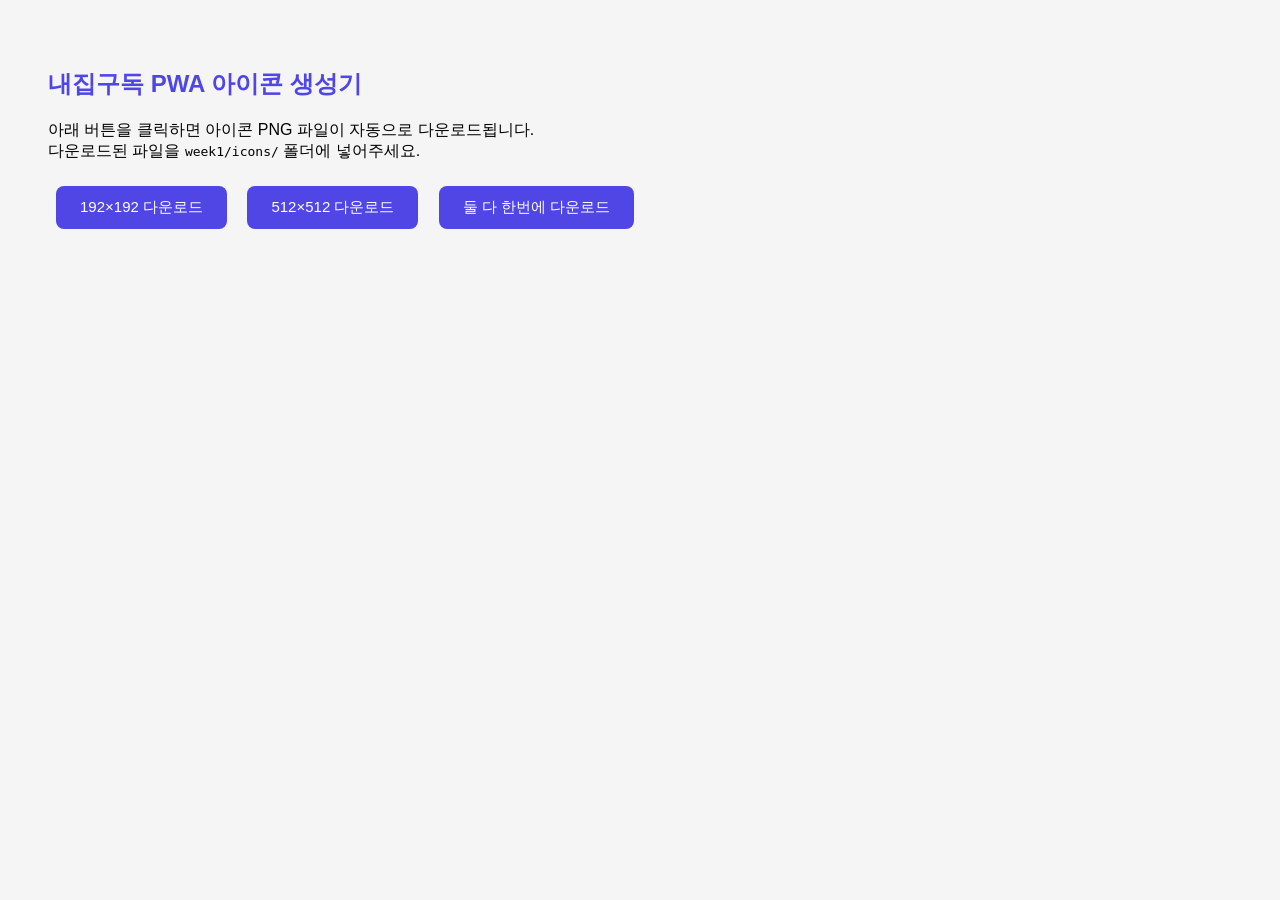
<file: generate-icons.html>
<!DOCTYPE html>
<html lang="ko">
<head>
<meta charset="UTF-8">
<title>내집구독 아이콘 생성</title>
<style>
  body { font-family: sans-serif; padding: 40px; background: #f5f5f5; }
  h2 { color: #4f46e5; }
  .btn { margin: 8px; padding: 12px 24px; background: #4f46e5; color: #fff; border: none; border-radius: 8px; cursor: pointer; font-size: 15px; }
  .btn:hover { background: #4338ca; }
  canvas { display: none; }
  .done { color: green; font-weight: bold; margin-top: 16px; }
</style>
</head>
<body>
<h2>내집구독 PWA 아이콘 생성기</h2>
<p>아래 버튼을 클릭하면 아이콘 PNG 파일이 자동으로 다운로드됩니다.<br>
다운로드된 파일을 <code>week1/icons/</code> 폴더에 넣어주세요.</p>

<button class="btn" onclick="generate(192, 'icon-192.png')">192×192 다운로드</button>
<button class="btn" onclick="generate(512, 'icon-512.png')">512×512 다운로드</button>
<button class="btn" onclick="generateAll()">둘 다 한번에 다운로드</button>

<canvas id="c"></canvas>
<div id="msg"></div>

<script>
function drawIcon(ctx, size) {
  const r = size * 0.22; // 모서리 둥글기

  // 배경 그라디언트
  const grad = ctx.createLinearGradient(0, 0, size, size);
  grad.addColorStop(0, '#4f46e5');
  grad.addColorStop(1, '#7c3aed');

  // 둥근 사각형
  ctx.beginPath();
  ctx.moveTo(r, 0);
  ctx.lineTo(size - r, 0);
  ctx.quadraticCurveTo(size, 0, size, r);
  ctx.lineTo(size, size - r);
  ctx.quadraticCurveTo(size, size, size - r, size);
  ctx.lineTo(r, size);
  ctx.quadraticCurveTo(0, size, 0, size - r);
  ctx.lineTo(0, r);
  ctx.quadraticCurveTo(0, 0, r, 0);
  ctx.closePath();
  ctx.fillStyle = grad;
  ctx.fill();

  // 집 모양 (원본 SVG 비율 그대로)
  const s = size / 32;
  ctx.fillStyle = '#ffffff';
  ctx.beginPath();
  ctx.moveTo(16 * s, 8 * s);
  ctx.lineTo(8 * s, 14.5 * s);
  ctx.lineTo(8 * s, 23.5 * s);
  ctx.quadraticCurveTo(8 * s, 24.5 * s, 9 * s, 24.5 * s);
  ctx.lineTo(13 * s, 24.5 * s);
  ctx.lineTo(13 * s, 18.5 * s);
  ctx.lineTo(19 * s, 18.5 * s);
  ctx.lineTo(19 * s, 24.5 * s);
  ctx.lineTo(23 * s, 24.5 * s);
  ctx.quadraticCurveTo(24 * s, 24.5 * s, 24 * s, 23.5 * s);
  ctx.lineTo(24 * s, 14.5 * s);
  ctx.closePath();
  ctx.fill();
}

function generate(size, filename) {
  const canvas = document.getElementById('c');
  canvas.width = size;
  canvas.height = size;
  const ctx = canvas.getContext('2d');
  ctx.clearRect(0, 0, size, size);
  drawIcon(ctx, size);
  const a = document.createElement('a');
  a.download = filename;
  a.href = canvas.toDataURL('image/png');
  a.click();
  document.getElementById('msg').innerHTML = `✅ ${filename} 다운로드 완료! <code>icons/</code> 폴더에 넣어주세요.`;
}

function generateAll() {
  generate(192, 'icon-192.png');
  setTimeout(() => generate(512, 'icon-512.png'), 500);
  document.getElementById('msg').innerHTML = `✅ 두 파일 다운로드 완료! <code>week1/icons/</code> 폴더에 넣어주세요.`;
}
</script>
</body>
</html>
</file>
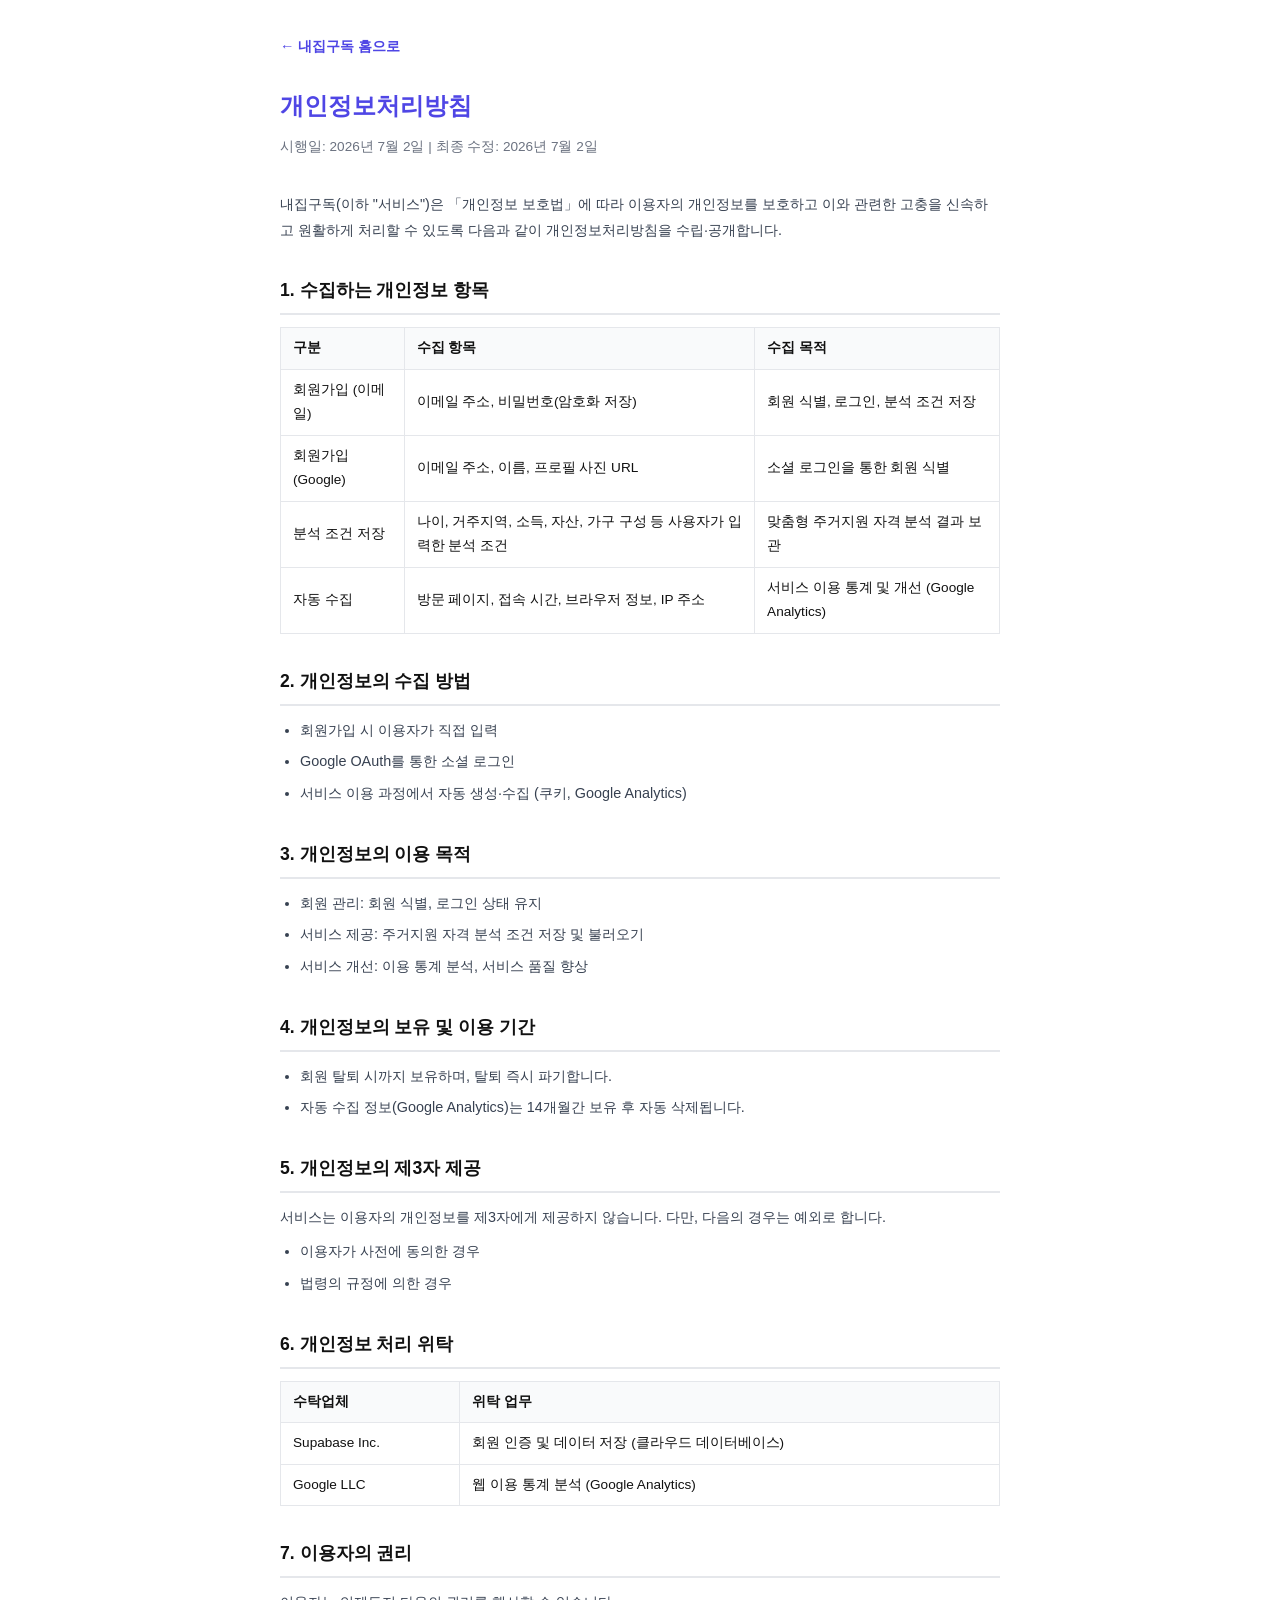
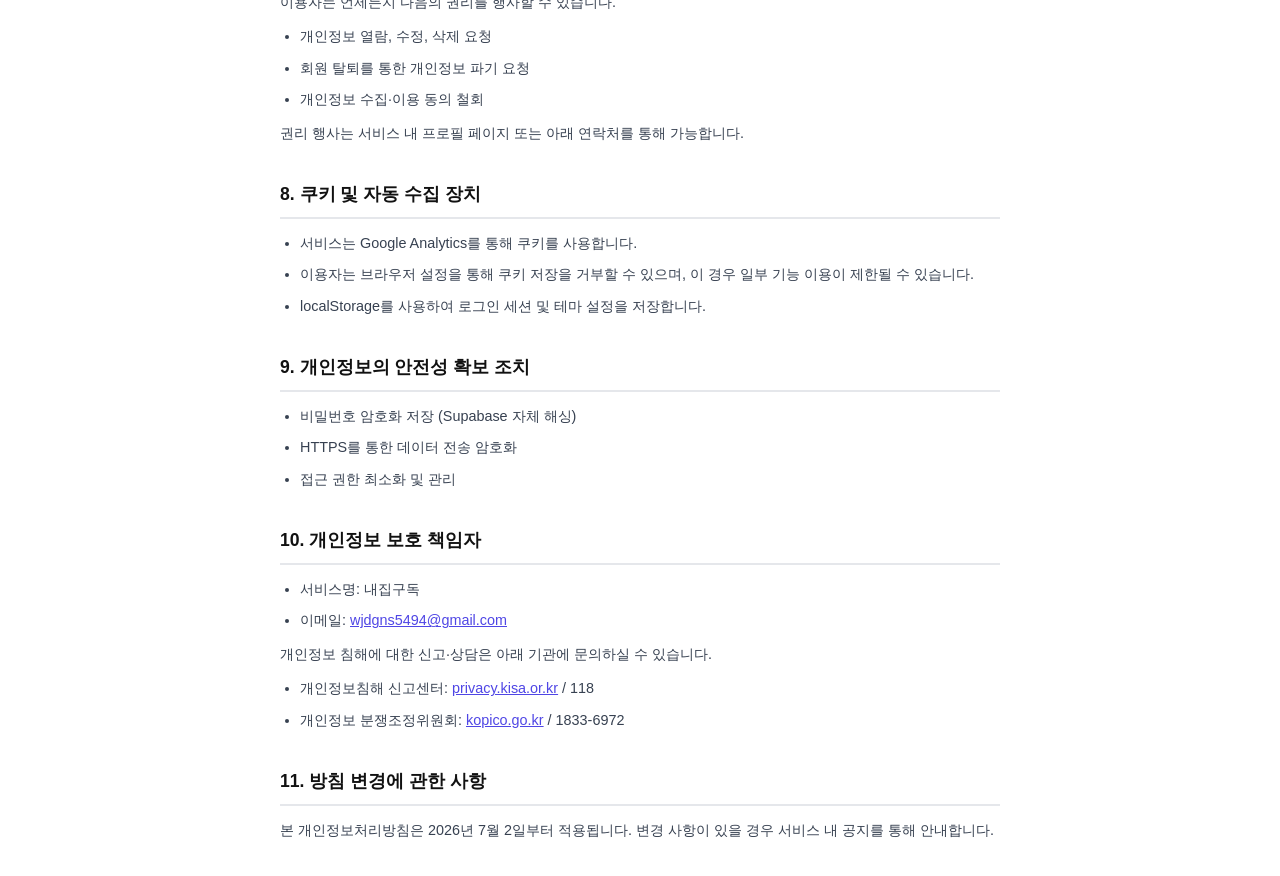
<file: privacy.html>
<!DOCTYPE html>
<html lang="ko">
<head>
<meta charset="UTF-8">
<meta name="viewport" content="width=device-width, initial-scale=1.0">
<title>개인정보처리방침 — 내집구독</title>
<link rel="icon" type="image/svg+xml" href="favicon.svg">
<link rel="manifest" href="/week1/manifest.json">
<style>
*{margin:0;padding:0;box-sizing:border-box;}
body{font-family:-apple-system,BlinkMacSystemFont,'Pretendard','Segoe UI',sans-serif;color:#111;background:#fff;line-height:1.8;padding:2rem 1rem;}
.container{max-width:720px;margin:0 auto;}
h1{font-size:1.5rem;font-weight:800;margin-bottom:.5rem;color:#4f46e5;}
.updated{font-size:.85rem;color:#6b7280;margin-bottom:2rem;}
h2{font-size:1.1rem;font-weight:700;margin:2rem 0 .75rem;padding-bottom:.4rem;border-bottom:2px solid #e5e7eb;}
h3{font-size:.95rem;font-weight:700;margin:1.25rem 0 .5rem;}
p,li{font-size:.9rem;color:#374151;}
ul{padding-left:1.25rem;margin:.5rem 0;}
li{margin-bottom:.35rem;}
table{width:100%;border-collapse:collapse;margin:.75rem 0;font-size:.85rem;}
th,td{border:1px solid #e5e7eb;padding:.5rem .75rem;text-align:left;}
th{background:#f9fafb;font-weight:600;}
a{color:#4f46e5;}
.back{display:inline-block;margin-bottom:1.5rem;font-size:.9rem;color:#4f46e5;text-decoration:none;font-weight:600;}
.back:hover{text-decoration:underline;}
</style>
</head>
<body>
<div class="container">
<a class="back" href="/">← 내집구독 홈으로</a>
<h1>개인정보처리방침</h1>
<p class="updated">시행일: 2026년 7월 2일 | 최종 수정: 2026년 7월 2일</p>

<p>내집구독(이하 "서비스")은 「개인정보 보호법」에 따라 이용자의 개인정보를 보호하고 이와 관련한 고충을 신속하고 원활하게 처리할 수 있도록 다음과 같이 개인정보처리방침을 수립·공개합니다.</p>

<h2>1. 수집하는 개인정보 항목</h2>
<table>
<tr><th>구분</th><th>수집 항목</th><th>수집 목적</th></tr>
<tr><td>회원가입 (이메일)</td><td>이메일 주소, 비밀번호(암호화 저장)</td><td>회원 식별, 로그인, 분석 조건 저장</td></tr>
<tr><td>회원가입 (Google)</td><td>이메일 주소, 이름, 프로필 사진 URL</td><td>소셜 로그인을 통한 회원 식별</td></tr>
<tr><td>분석 조건 저장</td><td>나이, 거주지역, 소득, 자산, 가구 구성 등 사용자가 입력한 분석 조건</td><td>맞춤형 주거지원 자격 분석 결과 보관</td></tr>
<tr><td>자동 수집</td><td>방문 페이지, 접속 시간, 브라우저 정보, IP 주소</td><td>서비스 이용 통계 및 개선 (Google Analytics)</td></tr>
</table>

<h2>2. 개인정보의 수집 방법</h2>
<ul>
<li>회원가입 시 이용자가 직접 입력</li>
<li>Google OAuth를 통한 소셜 로그인</li>
<li>서비스 이용 과정에서 자동 생성·수집 (쿠키, Google Analytics)</li>
</ul>

<h2>3. 개인정보의 이용 목적</h2>
<ul>
<li>회원 관리: 회원 식별, 로그인 상태 유지</li>
<li>서비스 제공: 주거지원 자격 분석 조건 저장 및 불러오기</li>
<li>서비스 개선: 이용 통계 분석, 서비스 품질 향상</li>
</ul>

<h2>4. 개인정보의 보유 및 이용 기간</h2>
<ul>
<li>회원 탈퇴 시까지 보유하며, 탈퇴 즉시 파기합니다.</li>
<li>자동 수집 정보(Google Analytics)는 14개월간 보유 후 자동 삭제됩니다.</li>
</ul>

<h2>5. 개인정보의 제3자 제공</h2>
<p>서비스는 이용자의 개인정보를 제3자에게 제공하지 않습니다. 다만, 다음의 경우는 예외로 합니다.</p>
<ul>
<li>이용자가 사전에 동의한 경우</li>
<li>법령의 규정에 의한 경우</li>
</ul>

<h2>6. 개인정보 처리 위탁</h2>
<table>
<tr><th>수탁업체</th><th>위탁 업무</th></tr>
<tr><td>Supabase Inc.</td><td>회원 인증 및 데이터 저장 (클라우드 데이터베이스)</td></tr>
<tr><td>Google LLC</td><td>웹 이용 통계 분석 (Google Analytics)</td></tr>
</table>

<h2>7. 이용자의 권리</h2>
<p>이용자는 언제든지 다음의 권리를 행사할 수 있습니다.</p>
<ul>
<li>개인정보 열람, 수정, 삭제 요청</li>
<li>회원 탈퇴를 통한 개인정보 파기 요청</li>
<li>개인정보 수집·이용 동의 철회</li>
</ul>
<p>권리 행사는 서비스 내 프로필 페이지 또는 아래 연락처를 통해 가능합니다.</p>

<h2>8. 쿠키 및 자동 수집 장치</h2>
<ul>
<li>서비스는 Google Analytics를 통해 쿠키를 사용합니다.</li>
<li>이용자는 브라우저 설정을 통해 쿠키 저장을 거부할 수 있으며, 이 경우 일부 기능 이용이 제한될 수 있습니다.</li>
<li>localStorage를 사용하여 로그인 세션 및 테마 설정을 저장합니다.</li>
</ul>

<h2>9. 개인정보의 안전성 확보 조치</h2>
<ul>
<li>비밀번호 암호화 저장 (Supabase 자체 해싱)</li>
<li>HTTPS를 통한 데이터 전송 암호화</li>
<li>접근 권한 최소화 및 관리</li>
</ul>

<h2>10. 개인정보 보호 책임자</h2>
<ul>
<li>서비스명: 내집구독</li>
<li>이메일: <a href="mailto:wjdgns5494@gmail.com">wjdgns5494@gmail.com</a></li>
</ul>
<p>개인정보 침해에 대한 신고·상담은 아래 기관에 문의하실 수 있습니다.</p>
<ul>
<li>개인정보침해 신고센터: <a href="https://privacy.kisa.or.kr">privacy.kisa.or.kr</a> / 118</li>
<li>개인정보 분쟁조정위원회: <a href="https://www.kopico.go.kr">kopico.go.kr</a> / 1833-6972</li>
</ul>

<h2>11. 방침 변경에 관한 사항</h2>
<p>본 개인정보처리방침은 2026년 7월 2일부터 적용됩니다. 변경 사항이 있을 경우 서비스 내 공지를 통해 안내합니다.</p>
</div>
</body>
</html>
</file>
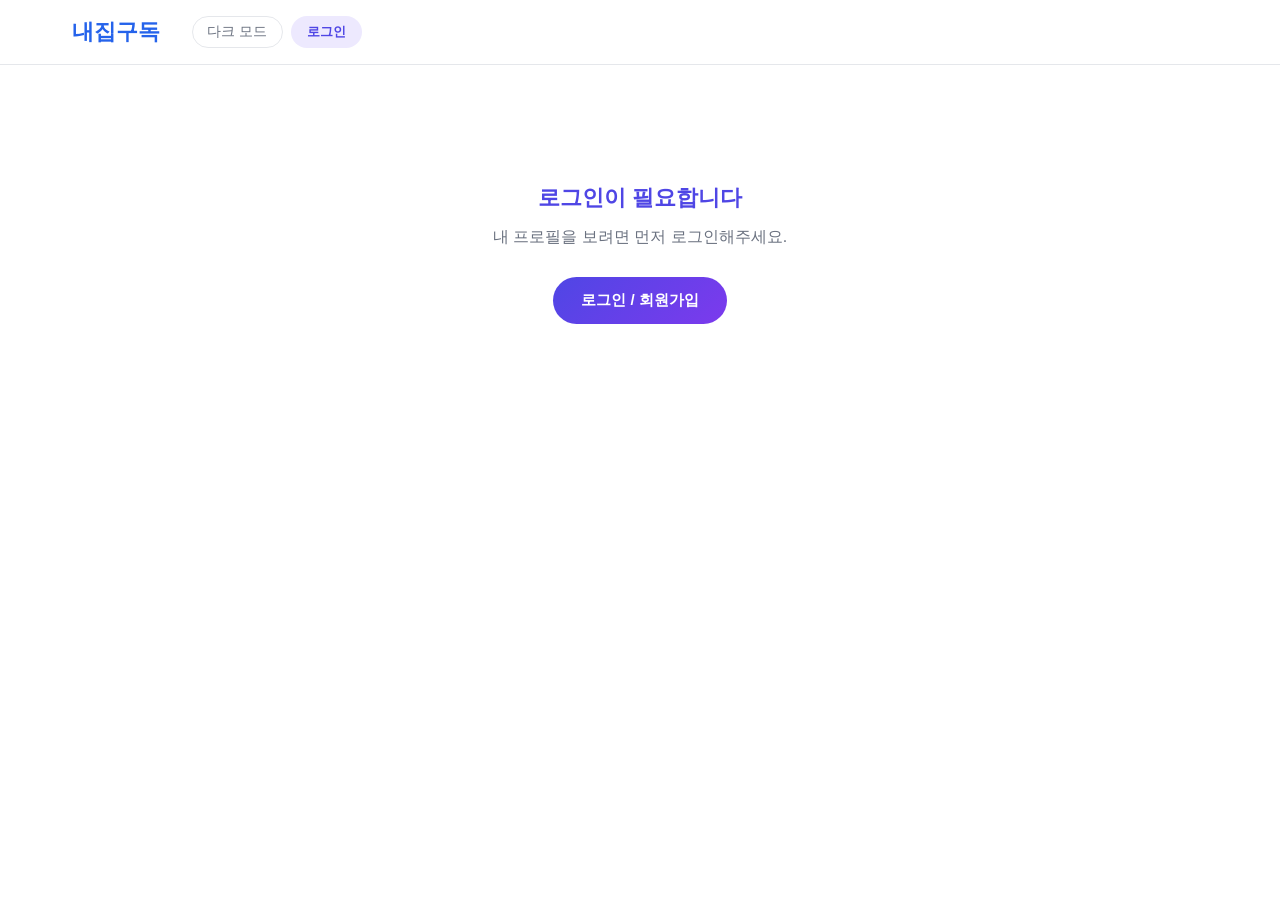
<file: profile.html>
<!DOCTYPE html>
<html lang="ko">
<head>
<meta charset="UTF-8">
<meta name="viewport" content="width=device-width, initial-scale=1.0">
<title>내 프로필 — 내집구독</title>
<meta name="robots" content="noindex, nofollow">
<link rel="canonical" href="https://homesubscribe.org/profile.html">
<link rel="icon" type="image/svg+xml" href="favicon.svg">
<link rel="stylesheet" href="style.css">
<!-- Google Analytics -->
<script async src="https://www.googletagmanager.com/gtag/js?id=G-F0C83JFCH3"></script>
<script>
  window.dataLayer = window.dataLayer || [];
  function gtag(){dataLayer.push(arguments);}
  gtag('js', new Date());
  gtag('config', 'G-F0C83JFCH3');
</script>
<style>
.profile-wrapper {
  max-width: 720px; margin: 0 auto; padding: 100px 1.5rem 5rem;
}
/* ── 로그인 유도 화면 ── */
.login-required {
  text-align: center; padding: 5rem 1.5rem;
}
.login-required h2 { font-size: 1.4rem; font-weight: 800; color: var(--primary-color,#4f46e5); margin-bottom: 0.5rem; }
.login-required p  { color: #6b7280; margin-bottom: 1.75rem; }
/* ── 프로필 헤더 ── */
.profile-header {
  display: flex; align-items: center; gap: 1rem;
  background: linear-gradient(135deg, #4f46e5, #7c3aed);
  border-radius: 20px; padding: 1.5rem 1.75rem; margin-bottom: 1.75rem; color: #fff;
}
.profile-avatar {
  width: 52px; height: 52px; border-radius: 50%;
  background: rgba(255,255,255,.22); display: flex;
  align-items: center; justify-content: center;
  font-size: 1.4rem; font-weight: 800; flex-shrink: 0;
}
.profile-email { font-size: 0.9rem; opacity: .88; }
.profile-name  { font-size: 1.1rem; font-weight: 700; }
.logout-btn {
  margin-left: auto; background: rgba(255,255,255,.18); border: none;
  color: #fff; padding: 0.45rem 1rem; border-radius: 100px;
  font-size: 0.82rem; font-weight: 600; cursor: pointer; transition: background .2s;
}
.logout-btn:hover { background: rgba(255,255,255,.32); }
/* ── 탭 ── */
.profile-tabs {
  display: flex; border-bottom: 2px solid #e5e7eb; margin-bottom: 1.75rem; gap: 0;
}
.ptab {
  padding: 0.75rem 1.25rem; font-size: 0.9rem; font-weight: 700;
  color: #9ca3af; border: none; background: none; cursor: pointer;
  border-bottom: 3px solid transparent; margin-bottom: -2px; transition: all .2s;
}
.ptab.active { color: #4f46e5; border-bottom-color: #4f46e5; }
.ptab:hover:not(.active) { color: #4b5563; }
.ptab-panel { display: none; }
.ptab-panel.active { display: block; }
/* ── 분석결과 탭 ── */
.analysis-cta-card {
  background: #f8fafc; border: 1.5px solid #e5e7eb;
  border-radius: 16px; padding: 1.5rem; margin-bottom: 1.25rem; text-align: center;
}
.analysis-cta-card p { color: #6b7280; font-size: 0.9rem; margin-bottom: 1.25rem; }
.analysis-cta-card .last-saved { font-size: 0.8rem; color: #9ca3af; margin-bottom: 1rem; }
.btn-goto-analysis {
  display: inline-flex; align-items: center; gap: 0.5rem;
  background: linear-gradient(135deg, #4f46e5, #7c3aed);
  color: #fff; padding: 0.8rem 1.75rem; border-radius: 100px;
  font-weight: 700; font-size: 0.95rem; text-decoration: none;
  transition: opacity .2s; border: none; cursor: pointer;
}
.btn-goto-analysis:hover { opacity: .88; }
/* ── 조건 요약 카드 ── */
.cond-summary {
  background: var(--card-bg, #fff); border: 1.5px solid #e5e7eb;
  border-radius: 16px; padding: 1.25rem 1.5rem; margin-bottom: 1.5rem;
}
.cond-summary h3 { font-size: 0.9rem; font-weight: 700; color: #6b7280;
  margin-bottom: 1rem; text-transform: uppercase; letter-spacing: .04em; }
.cond-grid {
  display: grid; grid-template-columns: 1fr 1fr; gap: 0.6rem 1.5rem;
}
.cond-item { font-size: 0.88rem; }
.cond-label { color: #9ca3af; font-size: 0.78rem; margin-bottom: 0.15rem; }
.cond-value { font-weight: 600; color: var(--text-color,#111); }
/* ── 조건 수정 탭 ── */
.edit-section { margin-bottom: 2rem; }
.edit-section-title {
  font-size: 0.88rem; font-weight: 800; color: #4f46e5;
  border-left: 3px solid #4f46e5; padding-left: 0.6rem;
  margin-bottom: 1rem;
}
.edit-fg { margin-bottom: 1.1rem; }
.edit-fg label { display: block; font-size: 0.84rem; font-weight: 600;
  color: var(--text-color,#111); margin-bottom: 0.35rem; }
.edit-fg input, .edit-fg select {
  width: 100%; padding: 0.7rem 1rem;
  border: 1.5px solid #e5e7eb; border-radius: 10px;
  background: #f9fafb; color: var(--text-color,#111);
  font-size: 0.93rem; box-sizing: border-box; transition: border-color .2s;
}
.edit-fg input:focus, .edit-fg select:focus { outline: none; border-color: #4f46e5; }
.toggle-group-sm { display: flex; flex-wrap: wrap; gap: 0.4rem; }
.tg-btn {
  padding: 0.4rem 0.85rem; border: 1.5px solid #e5e7eb;
  border-radius: 100px; background: #f9fafb; color: #4b5563;
  font-size: 0.82rem; font-weight: 600; cursor: pointer; transition: all .15s;
}
.tg-btn.selected { background: #4f46e5; border-color: #4f46e5; color: #fff; }
.edit-hint { font-size: 0.75rem; color: #9ca3af; margin-top: 0.3rem; }
.save-btn {
  width: 100%; padding: 0.85rem; border: none; border-radius: 12px;
  background: linear-gradient(135deg, #4f46e5, #7c3aed);
  color: #fff; font-size: 1rem; font-weight: 700; cursor: pointer;
  transition: opacity .2s; margin-top: 0.5rem;
}
.save-btn:hover { opacity: .88; }
.save-btn:disabled { opacity: .55; cursor: default; }
.save-feedback {
  text-align: center; font-size: 0.88rem; font-weight: 600;
  padding: 0.6rem; border-radius: 8px; margin-top: 0.75rem; display: none;
}
.save-feedback.ok  { display:block; background:#f0fdf4; color:#15803d; }
.save-feedback.err { display:block; background:#fef2f2; color:#dc2626; }
/* ── Auth Modal (복사) ── */
.auth-overlay {
  display: none; position: fixed; inset: 0; z-index: 9000;
  background: rgba(0,0,0,.45); backdrop-filter: blur(4px);
  align-items: center; justify-content: center;
}
.auth-overlay.open { display: flex; }
.auth-modal {
  background: var(--card-bg,#fff); border-radius: 20px;
  padding: 2rem 2rem 1.75rem; width: 100%; max-width: 400px;
  box-shadow: 0 20px 60px rgba(0,0,0,.18);
  animation: authSlideUp .25s ease;
}
@keyframes authSlideUp {
  from { transform:translateY(24px);opacity:0; }
  to   { transform:translateY(0);opacity:1; }
}
.auth-modal h2 { font-size:1.25rem;font-weight:800;margin-bottom:.25rem;color:var(--text-color,#111); }
.auth-modal p.auth-sub { font-size:.85rem;color:#6b7280;margin-bottom:1.5rem; }
.auth-modal .fg { margin-bottom:1rem; }
.auth-modal .fg label { display:block;font-size:.83rem;font-weight:600;color:var(--text-color,#111);margin-bottom:.3rem; }
.auth-modal .fg input {
  width:100%;padding:.7rem 1rem;border:1.5px solid #e5e7eb;border-radius:10px;
  background:#f9fafb;font-size:.93rem;color:var(--text-color,#111);box-sizing:border-box;transition:border-color .2s;
}
.auth-modal .fg input:focus { outline:none;border-color:#4f46e5; }
.auth-btn-primary {
  width:100%;padding:.8rem;border:none;border-radius:10px;
  background:linear-gradient(135deg,#4f46e5,#7c3aed);
  color:#fff;font-size:1rem;font-weight:700;cursor:pointer;
  transition:opacity .2s;margin-top:.25rem;
}
.auth-btn-primary:hover { opacity:.88; }
.auth-btn-primary:disabled { opacity:.55;cursor:default; }
.auth-switch { text-align:center;margin-top:1rem;font-size:.83rem;color:#6b7280; }
.auth-switch a { color:#4f46e5;font-weight:600;cursor:pointer;text-decoration:none; }
.auth-close { float:right;background:none;border:none;font-size:1.4rem;cursor:pointer;color:#9ca3af;line-height:1;margin-top:-.25rem; }
.auth-error { font-size:.82rem;color:#dc2626;background:#fef2f2;border-radius:8px;padding:.5rem .75rem;margin-bottom:.75rem;display:none; }
.auth-error.show { display:block; }
.auth-success { font-size:.82rem;color:#15803d;background:#f0fdf4;border-radius:8px;padding:.5rem .75rem;margin-bottom:.75rem;display:none; }
.auth-success.show { display:block; }
/* nav 버튼 */
.nav-auth-btn {
  padding:.45rem 1rem;border:none;border-radius:100px;
  font-size:.82rem;font-weight:700;cursor:pointer;transition:all .2s;white-space:nowrap;
}
.nav-login-btn { background:#ede9fe;color:#4f46e5; }
.nav-login-btn:hover { background:#c7d2fe; }
.nav-profile-btn { background:linear-gradient(135deg,#4f46e5,#7c3aed);color:#fff; }
@media(max-width:640px) {
  .cond-grid { grid-template-columns:1fr; }
}
[data-theme="dark"] .cond-summary,
[data-theme="dark"] .analysis-cta-card { background:#1f2937;border-color:#374151; }
[data-theme="dark"] .analysis-cta-card p { color:#9ca3af; }
[data-theme="dark"] .edit-fg input,
[data-theme="dark"] .edit-fg select { background:#111827;border-color:#374151;color:#f9fafb; }
[data-theme="dark"] .tg-btn { background:#1f2937;border-color:#374151;color:#9ca3af; }
[data-theme="dark"] .auth-modal { background:#1f2937; }
[data-theme="dark"] .auth-modal .fg input { background:#111827;border-color:#374151;color:#f9fafb; }
</style>
</head>
<body data-theme="light">

<!-- NAV -->
<header>
  <nav aria-label="주요 메뉴">
    <a href="index.html" class="logo" aria-label="내집구독 홈으로">내집구독</a>
    <div class="nav-controls">
      <button class="theme-toggle" id="theme-toggle" aria-label="다크 모드 전환">다크 모드</button>
      <button class="nav-auth-btn nav-login-btn" id="nav-login-btn" onclick="openAuthModal()" style="display:none;">로그인</button>
    </div>
  </nav>
</header>

<main class="profile-wrapper">

  <!-- ① 비로그인 화면 -->
  <div id="view-loggedout" style="display:none;">
    <div class="login-required">
      <h2>로그인이 필요합니다</h2>
      <p>내 프로필을 보려면 먼저 로그인해주세요.</p>
      <button class="btn-goto-analysis" onclick="openAuthModal()">로그인 / 회원가입</button>
    </div>
  </div>

  <!-- ② 로그인 화면 -->
  <div id="view-loggedin" style="display:none;">
    <!-- 프로필 헤더 -->
    <div class="profile-header">
      <div class="profile-avatar" id="profile-avatar">?</div>
      <div>
        <div class="profile-name">내 프로필</div>
        <div class="profile-email" id="profile-email">로딩 중...</div>
      </div>
      <button class="logout-btn" onclick="doLogout()">로그아웃</button>
    </div>

    <!-- 탭 -->
    <div class="profile-tabs">
      <button class="ptab active" onclick="switchTab('result')">분석 결과</button>
      <button class="ptab" onclick="switchTab('edit')">내 자격조건 수정</button>
    </div>

    <!-- 탭 1: 분석 결과 -->
    <div class="ptab-panel active" id="panel-result">
      <div class="analysis-cta-card">
        <p id="result-tab-desc">저장된 조건으로 즉시 분석 결과를 볼 수 있습니다.</p>
        <div class="last-saved" id="last-saved-text"></div>
        <button class="btn-goto-analysis" id="btn-goto-analysis" onclick="goToAnalysis()">🔍 분석결과 바로보기</button>
      </div>
      <!-- 저장된 조건 요약 -->
      <div class="cond-summary" id="cond-summary-card" style="display:none;">
        <h3>저장된 내 조건</h3>
        <div class="cond-grid" id="cond-summary-grid"></div>
      </div>
      <p style="font-size:0.82rem;color:#9ca3af;text-align:center;margin-top:1rem;">
        분석 결과는 실시간으로 계산되며, 저장된 조건이 그대로 반영됩니다.
      </p>
    </div>

    <!-- 탭 2: 조건 수정 (details.html 정밀분석과 동일한 ID·선택지 사용) -->
    <div class="ptab-panel" id="panel-edit">
      <p style="font-size:.82rem;color:#9ca3af;margin-bottom:1.25rem;">저장된 조건을 수정하고 저장하면 다음 분석에 반영됩니다.</p>
      <form onsubmit="return false;">

        <!-- STEP 1: 주거 현황 -->
        <div class="edit-section">
          <div class="edit-section-title">주거 현황</div>
          <div class="edit-fg">
            <label>무주택 세대구성원 여부</label>
            <div class="toggle-group-sm" id="tg-homeless">
              <button class="tg-btn" data-val="yes">예 — 세대원 전원 무주택</button>
              <button class="tg-btn" data-val="no">아니오 — 유주택자 포함</button>
            </div>
          </div>
          <div class="edit-fg">
            <label>세대주 여부</label>
            <div class="toggle-group-sm" id="tg-household-head">
              <button class="tg-btn" data-val="no">세대원 (세대주 아님)</button>
              <button class="tg-btn" data-val="yes">세대주</button>
            </div>
          </div>
          <div class="edit-fg">
            <label>거주 지역</label>
            <div class="toggle-group-sm" id="tg-region">
              <button class="tg-btn" data-val="seoul">서울</button>
              <button class="tg-btn" data-val="gyeonggi">경기</button>
              <button class="tg-btn" data-val="other">기타</button>
            </div>
          </div>
          <div class="edit-fg">
            <label>무주택 기간</label>
            <select id="homeless-years">
              <option value="">선택</option>
              <option value="0">1년 미만</option>
              <option value="1">1년 이상 ~ 3년 미만</option>
              <option value="3">3년 이상 ~ 5년 미만</option>
              <option value="5">5년 이상</option>
            </select>
          </div>
          <div class="edit-fg">
            <label>서울 거주 기간 (만 19세 이후)</label>
            <select id="seoul-years">
              <option value="">선택</option>
              <option value="0">1년 미만</option>
              <option value="1">1년 이상 ~ 3년 미만</option>
              <option value="3">3년 이상 ~ 5년 미만</option>
              <option value="5">5년 이상</option>
            </select>
          </div>
        </div>

        <!-- STEP 2: 기본 정보 -->
        <div class="edit-section">
          <div class="edit-section-title">기본 정보</div>
          <div class="edit-fg">
            <label>만 나이</label>
            <input type="number" id="age" min="1" max="99" placeholder="예: 28">
          </div>
          <div class="edit-fg">
            <label>가구원 수 (본인 포함)</label>
            <select id="household-size">
              <option value="">선택</option>
              <option value="1">1인</option>
              <option value="2">2인</option>
              <option value="3">3인</option>
              <option value="4">4인</option>
              <option value="5">5인</option>
              <option value="6">6인</option>
              <option value="7">7인 이상</option>
            </select>
          </div>
          <div class="edit-fg">
            <label>혼인 상태</label>
            <div class="toggle-group-sm" id="tg-marital">
              <button class="tg-btn" data-val="single">미혼</button>
              <button class="tg-btn" data-val="prenuptial">예비신혼</button>
              <button class="tg-btn" data-val="newlywed">신혼 (7년 이내)</button>
              <button class="tg-btn" data-val="married">기혼 (7년 초과)</button>
              <button class="tg-btn" data-val="divorced">이혼 / 사별</button>
            </div>
          </div>
          <div class="edit-fg" id="p-marriage-years-wrap" style="display:none;">
            <label>혼인 기간</label>
            <div class="toggle-group-sm" id="tg-marriage-years">
              <button class="tg-btn" data-val="1">1년 이하</button>
              <button class="tg-btn" data-val="2">1~2년</button>
              <button class="tg-btn" data-val="4">2~5년</button>
              <button class="tg-btn" data-val="7">5~7년</button>
            </div>
          </div>
        </div>

        <!-- STEP 3: 직업·가족 -->
        <div class="edit-section">
          <div class="edit-section-title">직업·가족</div>
          <div class="edit-fg">
            <label>대학(원)생 여부</label>
            <div class="toggle-group-sm" id="tg-student">
              <button class="tg-btn" data-val="no">아니오</button>
              <button class="tg-btn" data-val="yes">예 — 재학·복학·입학예정</button>
            </div>
          </div>
          <div class="edit-fg">
            <label>취업준비생 여부 (졸업·중퇴 후 2년 이내, 미취업)</label>
            <div class="toggle-group-sm" id="tg-jobseeker">
              <button class="tg-btn" data-val="no">아니오</button>
              <button class="tg-btn" data-val="yes">예</button>
            </div>
          </div>
          <div class="edit-fg">
            <label>한부모가족 보호 대상</label>
            <div class="toggle-group-sm" id="tg-singleparent">
              <button class="tg-btn" data-val="no">해당 없음</button>
              <button class="tg-btn" data-val="yes">해당함</button>
            </div>
          </div>
          <div class="edit-fg">
            <label>재직 중 여부</label>
            <div class="toggle-group-sm" id="tg-employed">
              <button class="tg-btn" data-val="no">아니오 (학생·취준생·무직 등)</button>
              <button class="tg-btn" data-val="yes">예 — 현재 취업 중</button>
            </div>
          </div>
          <div class="edit-fg">
            <label>중소기업 재직 여부</label>
            <div class="toggle-group-sm" id="tg-sme">
              <button class="tg-btn" data-val="no">해당 없음</button>
              <button class="tg-btn" data-val="yes">중소기업 재직 중</button>
            </div>
          </div>
          <div class="edit-fg">
            <label>사회초년생 여부 (취업 후 5년 이내)</label>
            <div class="toggle-group-sm" id="tg-social-newcomer">
              <button class="tg-btn" data-val="no">아니오 (취업 5년 초과)</button>
              <button class="tg-btn" data-val="yes">예 — 취업 후 5년 이내</button>
            </div>
          </div>
          <div class="edit-fg">
            <label>맞벌이 여부</label>
            <div class="toggle-group-sm" id="tg-dual">
              <button class="tg-btn" data-val="no">외벌이 / 해당 없음</button>
              <button class="tg-btn" data-val="yes">맞벌이 (부부 모두 소득)</button>
            </div>
          </div>
          <div class="edit-fg">
            <label>미성년 자녀 수</label>
            <select id="children-count">
              <option value="">선택</option>
              <option value="0">없음</option>
              <option value="1">1명</option>
              <option value="2">2명</option>
              <option value="3">3명 이상</option>
            </select>
          </div>
          <div class="edit-fg">
            <label>6세 이하 자녀 여부</label>
            <div class="toggle-group-sm" id="tg-youngchild">
              <button class="tg-btn" data-val="no">없음</button>
              <button class="tg-btn" data-val="yes">있음</button>
            </div>
          </div>
          <div class="edit-fg">
            <label>2세 이하 영아 (신생아) 여부</label>
            <div class="toggle-group-sm" id="tg-infant">
              <button class="tg-btn" data-val="no">없음</button>
              <button class="tg-btn" data-val="yes">있음 (2년 이내 출산·입양)</button>
            </div>
          </div>
          <div class="edit-fg">
            <label>부모 소득 합산 기준 (만 39세 이하)</label>
            <div class="toggle-group-sm" id="tg-parent-income">
              <button class="tg-btn" data-val="no">본인만 (독립)</button>
              <button class="tg-btn" data-val="yes">부모와 합산 (동거·부양)</button>
            </div>
          </div>
        </div>

        <!-- STEP 4: 소득·자산 -->
        <div class="edit-section">
          <div class="edit-section-title">소득·자산</div>
          <div class="edit-fg">
            <label>가구 월평균 소득 (세전, 만원)</label>
            <input type="number" id="income" min="0" placeholder="예: 250">
            <p class="edit-hint">세전 월 소득. 연봉이라면 ÷ 12로 환산</p>
          </div>
          <div class="edit-fg">
            <label>연봉 (만원, 선택)</label>
            <input type="number" id="annual-salary" min="0" placeholder="예: 3000">
          </div>
          <div class="edit-fg">
            <label>총 자산 (만원)</label>
            <input type="number" id="total-assets" min="0" placeholder="예: 5000">
            <p class="edit-hint">토지·건물·금융자산·임차보증금 포함</p>
          </div>
          <div class="edit-fg">
            <label>부동산 가액 (만원)</label>
            <input type="number" id="real-estate" min="0" placeholder="예: 0">
          </div>
          <div class="edit-fg">
            <label>자동차 가액 (만원)</label>
            <input type="number" id="car-value" min="0" placeholder="예: 0">
          </div>
        </div>

        <!-- STEP 5: 우선순위·청약 -->
        <div class="edit-section">
          <div class="edit-section-title">우선순위·청약</div>
          <div class="edit-fg">
            <label>수급자 / 차상위 여부</label>
            <div class="toggle-group-sm" id="tg-priority">
              <button class="tg-btn" data-val="none">해당 없음</button>
              <button class="tg-btn" data-val="basic">생계급여 수급자</button>
              <button class="tg-btn" data-val="medical">의료급여 수급자</button>
              <button class="tg-btn" data-val="housing">주거급여 수급자</button>
              <button class="tg-btn" data-val="nearlow">차상위계층</button>
            </div>
          </div>
          <div class="edit-fg">
            <label>장애인 등록증 소지</label>
            <div class="toggle-group-sm" id="tg-disabled">
              <button class="tg-btn" data-val="no">해당 없음</button>
              <button class="tg-btn" data-val="yes">해당함</button>
            </div>
          </div>
          <div class="edit-fg">
            <label>국가유공자 · 유족</label>
            <div class="toggle-group-sm" id="tg-veteran">
              <button class="tg-btn" data-val="no">해당 없음</button>
              <button class="tg-btn" data-val="yes">해당함</button>
            </div>
          </div>
          <div class="edit-fg">
            <label>부모 모두 무주택 (청년 가점용, 39세 이하)</label>
            <div class="toggle-group-sm" id="tg-parent-homeless">
              <button class="tg-btn" data-val="no">아니오</button>
              <button class="tg-btn" data-val="yes">예 (가점 +2점)</button>
            </div>
          </div>
          <div class="edit-fg">
            <label>부모 중 장애인 여부 (청년 가점용)</label>
            <div class="toggle-group-sm" id="tg-parent-disabled">
              <button class="tg-btn" data-val="no">아니오</button>
              <button class="tg-btn" data-val="yes">예 (가점 +1점)</button>
            </div>
          </div>
          <div class="edit-fg">
            <label>청약저축 납입 횟수</label>
            <select id="subscription">
              <option value="">선택</option>
              <option value="0">없음 / 6회 미만</option>
              <option value="6">6회 이상 ~ 12회 미만</option>
              <option value="12">12회 이상 ~ 24회 미만</option>
              <option value="24">24회 이상</option>
            </select>
          </div>
          <div class="edit-fg">
            <label>청약통장 납입 누계액</label>
            <div class="toggle-group-sm" id="tg-deposit">
              <button class="tg-btn" data-val="none">300만원 미만</button>
              <button class="tg-btn" data-val="over300">300만원 이상</button>
              <button class="tg-btn" data-val="over600">600만원 이상</button>
            </div>
          </div>
          <div class="edit-fg">
            <label>생애 최초 주택 구매 (세대원 전원 과거 미소유)</label>
            <div class="toggle-group-sm" id="tg-life-first">
              <button class="tg-btn" data-val="no">과거 소유 이력 있음</button>
              <button class="tg-btn" data-val="yes">세대원 전원 미소유</button>
            </div>
          </div>
          <div class="edit-fg">
            <label>소득세 5년 이상 납부 (직장인·사업자)</label>
            <div class="toggle-group-sm" id="tg-tax5">
              <button class="tg-btn" data-val="no">해당 없음</button>
              <button class="tg-btn" data-val="yes">5년 이상 납부</button>
            </div>
          </div>
          <div class="edit-fg">
            <label>노부모부양 세대주</label>
            <div class="toggle-group-sm" id="tg-elderly-parent">
              <button class="tg-btn" data-val="no">해당 없음</button>
              <button class="tg-btn" data-val="yes">해당함</button>
            </div>
          </div>
          <div class="edit-fg">
            <label>기관추천 대상자 (국가유공자·장애인·다문화 등)</label>
            <div class="toggle-group-sm" id="tg-organ-recommend">
              <button class="tg-btn" data-val="no">해당 없음</button>
              <button class="tg-btn" data-val="yes">해당함</button>
            </div>
          </div>
        </div>

        <button class="save-btn" id="edit-save-btn" onclick="saveEditedConditions()">💾 내 조건 저장하기</button>
        <div class="save-feedback" id="edit-save-feedback"></div>
      </form>
    </div>
  </div>

  <!-- ③ 로딩 -->
  <div id="view-loading" style="text-align:center;padding:4rem;color:#9ca3af;">
    불러오는 중...
  </div>

</main>

<!-- 로그인 모달 -->
<div class="auth-overlay" id="authOverlay" onclick="if(event.target===this)closeAuthModal()">
  <div class="auth-modal">
    <button class="auth-close" onclick="closeAuthModal()">×</button>
    <div id="auth-login-form">
      <h2>로그인</h2>
      <p class="auth-sub">로그인하면 저장된 조건으로 분석 결과를 바로 볼 수 있습니다.</p>
      <div class="auth-error" id="login-error"></div>
      <div class="auth-success" id="login-success"></div>
      <div class="fg"><label>이메일</label><input type="email" id="login-email" placeholder="example@email.com" autocomplete="email"></div>
      <div class="fg"><label>비밀번호</label><input type="password" id="login-pw" placeholder="비밀번호" autocomplete="current-password"></div>
      <button class="auth-btn-primary" id="login-submit-btn" onclick="doLogin()">로그인</button>
      <p class="auth-switch">계정이 없으신가요? <a onclick="switchAuthTab('signup')">회원가입</a></p>
    </div>
    <div id="auth-signup-form" style="display:none;">
      <h2>회원가입</h2>
      <p class="auth-sub">이메일로 무료 가입하세요.</p>
      <div class="auth-error" id="signup-error"></div>
      <div class="auth-success" id="signup-success"></div>
      <div class="fg"><label>이메일</label><input type="email" id="signup-email" placeholder="example@email.com" autocomplete="email"></div>
      <div class="fg"><label>비밀번호 <span style="font-weight:400;color:#9ca3af;">(6자 이상)</span></label><input type="password" id="signup-pw" placeholder="비밀번호 6자 이상" autocomplete="new-password"></div>
      <button class="auth-btn-primary" id="signup-submit-btn" onclick="doSignUp()">회원가입</button>
      <p class="auth-switch">이미 계정이 있으신가요? <a onclick="switchAuthTab('login')">로그인</a></p>
    </div>
  </div>
</div>

<!-- NJG Auth (인라인) -->
<script>
(function(){
const SB_URL='https://ajgurlfgifvicvxsxzqh.supabase.co';
const SB_KEY='sb_publishable_VWYME33r2PPoiBgyA5Zsxw_6bW7Hh_5';
const SESSION_KEY='njg_auth_session';
function _saveSession(s){if(s)localStorage.setItem(SESSION_KEY,JSON.stringify(s));else localStorage.removeItem(SESSION_KEY);}
function _loadSession(){try{return JSON.parse(localStorage.getItem(SESSION_KEY));}catch{return null;}}
function _headers(token){const h={'Content-Type':'application/json','apikey':SB_KEY};h['Authorization']='Bearer '+(token||SB_KEY);return h;}
const _listeners=[];
function _notify(user){_listeners.forEach(fn=>{try{fn('SIGNED_'+(user?'IN':'OUT'),user);}catch(e){}});}
async function _refreshToken(refresh_token){
  try{
    const res=await fetch(`${SB_URL}/auth/v1/token?grant_type=refresh_token`,{method:'POST',headers:_headers(),body:JSON.stringify({refresh_token})});
    if(!res.ok){_saveSession(null);return null;}
    const data=await res.json();
    const session={...data,expires_at:Math.floor(Date.now()/1000)+(data.expires_in||3600)};
    _saveSession(session);return session;
  }catch{_saveSession(null);return null;}
}
async function authGetUser(){
  let session=_loadSession();
  if(!session?.access_token)return null;
  const now=Math.floor(Date.now()/1000);
  if(session.expires_at&&session.expires_at-60<now){
    if(session.refresh_token){session=await _refreshToken(session.refresh_token);if(!session)return null;}
    else{_saveSession(null);return null;}
  }
  return session.user||null;
}
async function authSignUp(email,password){
  const res=await fetch(`${SB_URL}/auth/v1/signup`,{method:'POST',headers:_headers(),body:JSON.stringify({email,password,options:{emailRedirectTo:'https://homesubscribe.org/profile.html'}})});
  const data=await res.json();
  if(!res.ok)throw new Error(data.msg||data.message||'회원가입 실패');
  if(data.access_token){const session={...data,expires_at:Math.floor(Date.now()/1000)+(data.expires_in||3600)};_saveSession(session);_notify(session.user);}
  return data;
}
async function authSignIn(email,password){
  const res=await fetch(`${SB_URL}/auth/v1/token?grant_type=password`,{method:'POST',headers:_headers(),body:JSON.stringify({email,password})});
  const data=await res.json();
  if(!res.ok)throw new Error(data.error_description||data.msg||'로그인 실패');
  const session={...data,expires_at:Math.floor(Date.now()/1000)+(data.expires_in||3600)};
  _saveSession(session);_notify(session.user);return data;
}
async function authSignOut(){
  const session=_loadSession();
  if(session?.access_token){await fetch(`${SB_URL}/auth/v1/logout`,{method:'POST',headers:_headers(session.access_token)}).catch(()=>{});}
  _saveSession(null);_notify(null);
}
function authOnChange(callback){
  _listeners.push(callback);
  authGetUser().then(user=>{try{callback('INITIAL_SESSION',user);}catch(e){}});
}
async function saveConditions(conditions){
  const user=await authGetUser();if(!user)return null;
  const session=_loadSession();
  const res=await fetch(`${SB_URL}/rest/v1/user_conditions?on_conflict=user_id`,{method:'POST',headers:{..._headers(session.access_token),'Prefer':'resolution=merge-duplicates,return=representation'},body:JSON.stringify({user_id:user.id,conditions})});
  if(!res.ok){const e=await res.json();throw new Error(e.message||'저장 실패');}
  return await res.json();
}
async function loadConditions(){
  const user=await authGetUser();if(!user)return null;
  const session=_loadSession();
  const res=await fetch(`${SB_URL}/rest/v1/user_conditions?user_id=eq.${user.id}&select=conditions,updated_at&limit=1`,{headers:_headers(session.access_token)});
  if(!res.ok)return null;
  const data=await res.json();return data[0]||null;
}
window.NJG_AUTH={getUser:authGetUser,signUp:authSignUp,signIn:authSignIn,signOut:authSignOut,onChange:authOnChange,saveConditions,loadConditions};
})();
</script>

<script>
// ── 테마 ─────────────────────────────────────────────
(function(){
  const saved = localStorage.getItem('theme') || 'light';
  document.body.dataset.theme = saved;
  const btn = document.getElementById('theme-toggle');
  btn.textContent = saved === 'dark' ? '라이트 모드' : '다크 모드';
  btn.addEventListener('click', () => {
    const next = document.body.dataset.theme === 'dark' ? 'light' : 'dark';
    document.body.dataset.theme = next;
    localStorage.setItem('theme', next);
    btn.textContent = next === 'dark' ? '라이트 모드' : '다크 모드';
  });
})();

// ── 저장된 조건 ───────────────────────────────────────
let _savedConditions = null;

// ── 탭 전환 ──────────────────────────────────────────
function switchTab(name) {
  document.querySelectorAll('.ptab').forEach((t,i) => {
    const panels = ['result','edit'];
    t.classList.toggle('active', panels[i] === name);
  });
  document.querySelectorAll('.ptab-panel').forEach(p => p.classList.remove('active'));
  document.getElementById('panel-' + name).classList.add('active');
}

// ── 조건 요약 렌더링 ──────────────────────────────────
const LABELS = {
  'tg-region':        { label: '거주지', map: { seoul:'서울', gyeonggi:'경기', other:'기타' } },
  'tg-homeless':      { label: '무주택', map: { yes:'무주택', no:'유주택' } },
  'tg-household-head':{ label: '세대주', map: { yes:'세대주', no:'세대원' } },
  'tg-marital':       { label: '혼인', map: { single:'미혼', prenuptial:'예비신혼', newlywed:'신혼', married:'기혼', divorced:'이혼/사별' } },
  'tg-youngchild':    { label: '영유아 자녀', map: { yes:'있음', no:'없음' } },
  'tg-infant':        { label: '신생아 자녀', map: { yes:'있음', no:'없음' } },
  'tg-dual':          { label: '맞벌이', map: { yes:'해당함', no:'해당없음' } },
  'tg-singleparent':  { label: '한부모', map: { yes:'해당함', no:'해당없음' } },
  'tg-student':       { label: '재학', map: { yes:'재학 중', no:'해당없음' } },
  'tg-jobseeker':     { label: '취준생', map: { yes:'해당함', no:'해당없음' } },
  'tg-employed':      { label: '재직', map: { yes:'재직 중', no:'미취업' } },
  'tg-sme':           { label: '중소기업', map: { yes:'해당함', no:'해당없음' } },
  'tg-social-newcomer': { label: '사회초년생', map: { yes:'해당함', no:'해당없음' } },
  'tg-parent-income': { label: '부모소득합산', map: { yes:'합산', no:'본인만' } },
  'tg-priority':      { label: '수급·차상위', map: { none:'해당없음', basic:'생계급여', medical:'의료급여', housing:'주거급여', nearlow:'차상위' } },
  'tg-disabled':      { label: '장애인', map: { yes:'해당함', no:'해당없음' } },
  'tg-veteran':       { label: '국가유공자', map: { yes:'해당함', no:'해당없음' } },
  'tg-parent-homeless':{ label: '부모 무주택', map: { yes:'예', no:'아니오' } },
  'tg-parent-disabled':{ label: '부모 장애인', map: { yes:'예', no:'아니오' } },
  'tg-deposit':       { label: '청약납입 누계', map: { none:'300만원미만', over300:'300만원이상', over600:'600만원이상' } },
  'tg-life-first':    { label: '생애최초', map: { yes:'해당함', no:'해당없음' } },
  'tg-tax5':          { label: '소득세5년', map: { yes:'해당함', no:'해당없음' } },
  'tg-elderly-parent':{ label: '노부모부양', map: { yes:'해당함', no:'해당없음' } },
  'tg-organ-recommend':{ label: '기관추천', map: { yes:'해당함', no:'해당없음' } },
  'age':              { label: '나이', suffix: '세' },
  'household-size':   { label: '가구원', map: { '1':'1인','2':'2인','3':'3인','4':'4인','5':'5인','6':'6인','7':'7인이상' } },
  'children-count':   { label: '자녀', map: { '0':'없음','1':'1명','2':'2명','3':'3명이상' } },
  'homeless-years':   { label: '무주택기간', map: { '0':'1년미만','1':'1~3년','3':'3~5년','5':'5년이상' } },
  'seoul-years':      { label: '서울거주', map: { '0':'1년미만','1':'1~3년','3':'3~5년','5':'5년이상' } },
  'income':           { label: '월소득', suffix: '만원' },
  'total-assets':     { label: '총자산', suffix: '만원' },
  'car-value':        { label: '자동차', suffix: '만원' },
  'subscription':     { label: '청약납입', map: { '0':'6회미만','6':'6~12회','12':'12~24회','24':'24회이상' } },
};

function renderConditionSummary(cond) {
  if (!cond || !Object.keys(cond).length) return;
  const grid = document.getElementById('cond-summary-grid');
  const items = [];
  Object.entries(LABELS).forEach(([key, meta]) => {
    const val = cond[key];
    if (val === undefined || val === null || val === '') return;
    let display = val;
    if (meta.map) display = meta.map[String(val)] || val;
    if (meta.suffix) display = `${val}${meta.suffix}`;
    items.push(`<div class="cond-item"><div class="cond-label">${meta.label}</div><div class="cond-value">${display}</div></div>`);
  });
  grid.innerHTML = items.join('');
  document.getElementById('cond-summary-card').style.display = items.length ? '' : 'none';
}

// ── details.html로 이동 (조건 localStorage 전달) ──────
function goToAnalysis() {
  if (_savedConditions) {
    localStorage.setItem('njg_profile_conditions', JSON.stringify(_savedConditions));
  }
  window.location.href = 'details.html?from=profile';
}

// ── 수정 폼 채우기 (details.html과 동일한 ID·선택지 사용) ──
const TOGGLE_IDS = [
  'tg-homeless','tg-household-head','tg-region',
  'tg-marital','tg-marriage-years',
  'tg-student','tg-jobseeker','tg-singleparent',
  'tg-employed','tg-sme','tg-social-newcomer','tg-dual',
  'tg-youngchild','tg-infant','tg-parent-income',
  'tg-priority','tg-disabled','tg-veteran',
  'tg-parent-homeless','tg-parent-disabled',
  'tg-deposit','tg-life-first','tg-tax5',
  'tg-elderly-parent','tg-organ-recommend',
];
// select 요소 (details.html의 numIds/selIds 중 select 타입인 것)
const SEL_IDS = ['household-size','children-count','homeless-years','seoul-years','subscription'];
// number input 요소
const NUM_IDS = ['age','income','annual-salary','total-assets','real-estate','car-value'];

function fillEditForm(cond) {
  if (!cond) return;
  // number inputs
  NUM_IDS.forEach(id => {
    const el = document.getElementById(id);
    if (el && cond[id] !== undefined) el.value = cond[id];
  });
  // select 요소 (구간값 매핑 — details.html과 동일한 option value 사용)
  SEL_IDS.forEach(id => {
    const el = document.getElementById(id);
    if (el && cond[id] !== undefined) el.value = cond[id];
  });
  // 토글
  TOGGLE_IDS.forEach(id => {
    const val = cond[id];
    if (!val && val !== 'none') return;  // 'none'은 유효한 값 (수급자 없음 등)
    const group = document.getElementById(id);
    if (!group) return;
    group.querySelectorAll('.tg-btn').forEach(btn => btn.classList.toggle('selected', btn.dataset.val === val));
  });
  updateMarriageYearsWrap();
}

function updateMarriageYearsWrap() {
  const marital = getEditToggle('tg-marital');
  const wrap = document.getElementById('p-marriage-years-wrap');
  if (wrap) wrap.style.display = (marital === 'newlywed' || marital === 'prenuptial') ? '' : 'none';
}

function getEditToggle(id) {
  const btn = document.querySelector(`#${id} .tg-btn.selected`);
  return btn ? btn.dataset.val : null;
}

// 토글 클릭 이벤트 등록
document.querySelectorAll('.toggle-group-sm').forEach(group => {
  group.addEventListener('click', e => {
    const btn = e.target.closest('.tg-btn');
    if (!btn) return;
    group.querySelectorAll('.tg-btn').forEach(b => b.classList.remove('selected'));
    btn.classList.add('selected');
    if (group.id === 'tg-marital') updateMarriageYearsWrap();
  });
});

// ── 수정 조건 수집 ────────────────────────────────────
function gatherEditedConditions() {
  const cond = Object.assign({}, _savedConditions || {});
  TOGGLE_IDS.forEach(id => {
    const v = getEditToggle(id);
    if (v !== null) cond[id] = v;
  });
  NUM_IDS.forEach(id => {
    const el = document.getElementById(id);
    if (el && el.value !== '') cond[id] = el.value;
  });
  SEL_IDS.forEach(id => {
    const el = document.getElementById(id);
    if (el && el.value !== '') cond[id] = el.value;
  });
  return cond;
}

// ── 수정 조건 저장 ────────────────────────────────────
async function saveEditedConditions() {
  const btn = document.getElementById('edit-save-btn');
  const fb  = document.getElementById('edit-save-feedback');
  fb.className = 'save-feedback';
  const cond = gatherEditedConditions();
  btn.disabled = true; btn.textContent = '저장 중...';
  try {
    await NJG_AUTH.saveConditions(cond);
    _savedConditions = cond;
    renderConditionSummary(cond);
    fb.textContent = '✅ 저장되었습니다! 분석 결과 탭에서 바로 확인할 수 있어요.';
    fb.className = 'save-feedback ok';
    setTimeout(() => { fb.className = 'save-feedback'; }, 4000);
  } catch(e) {
    fb.textContent = '저장 실패: ' + e.message;
    fb.className = 'save-feedback err';
  } finally {
    btn.disabled = false; btn.textContent = '💾 내 조건 저장하기';
  }
}

// ── Auth Modal ────────────────────────────────────────
function openAuthModal(tab) {
  switchAuthTab(tab || 'login');
  document.getElementById('authOverlay').classList.add('open');
}
function closeAuthModal() {
  document.getElementById('authOverlay').classList.remove('open');
}
function switchAuthTab(tab) {
  document.getElementById('auth-login-form').style.display  = tab === 'login'  ? '' : 'none';
  document.getElementById('auth-signup-form').style.display = tab === 'signup' ? '' : 'none';
  ['login-error','login-success','signup-error','signup-success'].forEach(id => {
    const el = document.getElementById(id);
    if (el) { el.classList.remove('show'); el.textContent = ''; }
  });
}
function setAuthError(id, msg)   { const el=document.getElementById(id); if(el){el.textContent=msg;el.classList.add('show');} }
function setAuthSuccess(id, msg) { const el=document.getElementById(id); if(el){el.textContent=msg;el.classList.add('show');} }

async function doLogin() {
  const email = document.getElementById('login-email').value.trim();
  const pw    = document.getElementById('login-pw').value;
  const btn   = document.getElementById('login-submit-btn');
  document.getElementById('login-error').classList.remove('show');
  if (!email || !pw) { setAuthError('login-error', '이메일과 비밀번호를 입력해주세요.'); return; }
  btn.disabled = true; btn.textContent = '로그인 중...';
  try {
    await NJG_AUTH.signIn(email, pw);
    closeAuthModal();
    location.reload();
  } catch(e) {
    setAuthError('login-error', e.message === 'Invalid login credentials' ? '이메일 또는 비밀번호가 올바르지 않습니다.' : e.message);
    btn.disabled = false; btn.textContent = '로그인';
  }
}

async function doSignUp() {
  const email = document.getElementById('signup-email').value.trim();
  const pw    = document.getElementById('signup-pw').value;
  const btn   = document.getElementById('signup-submit-btn');
  document.getElementById('signup-error').classList.remove('show');
  if (!email || !pw) { setAuthError('signup-error', '이메일과 비밀번호를 입력해주세요.'); return; }
  if (pw.length < 6) { setAuthError('signup-error', '비밀번호는 6자 이상이어야 합니다.'); return; }
  btn.disabled = true; btn.textContent = '가입 중...';
  try {
    await NJG_AUTH.signUp(email, pw);
    setAuthSuccess('signup-success', '가입 완료! 이메일을 확인하거나 바로 로그인해주세요.');
    btn.textContent = '가입 완료';
    setTimeout(() => switchAuthTab('login'), 2000);
  } catch(e) {
    setAuthError('signup-error', e.message);
    btn.disabled = false; btn.textContent = '회원가입';
  }
}

async function doLogout() {
  await NJG_AUTH.signOut();
  location.reload();
}

// ── 페이지 초기화 (NJG_AUTH 로드 확인 후 실행) ─────────
(async function init() {
  const user = await NJG_AUTH.getUser();

  document.getElementById('view-loading').style.display = 'none';

  if (!user) {
    document.getElementById('view-loggedout').style.display = '';
    document.getElementById('nav-login-btn').style.display  = '';
    return;
  }

  // 로그인 상태
  document.getElementById('view-loggedin').style.display = '';
  const emailEl = document.getElementById('profile-email');
  const avatarEl = document.getElementById('profile-avatar');
  if (emailEl) emailEl.textContent = user.email;
  if (avatarEl) avatarEl.textContent = (user.email || '?')[0].toUpperCase();

  // 저장된 조건 불러오기
  try {
    const saved = await NJG_AUTH.loadConditions();
    if (saved && saved.conditions && Object.keys(saved.conditions).length > 0) {
      _savedConditions = saved.conditions;
      renderConditionSummary(saved.conditions);
      fillEditForm(saved.conditions);
      if (saved.updated_at) {
        const dt = new Date(saved.updated_at);
        document.getElementById('last-saved-text').textContent =
          `마지막 저장: ${dt.toLocaleDateString('ko-KR')} ${dt.toLocaleTimeString('ko-KR', {hour:'2-digit', minute:'2-digit'})}`;
      }
    } else {
      document.getElementById('result-tab-desc').textContent =
        '아직 저장된 조건이 없습니다. 정밀분석에서 조건을 입력하면 자동으로 저장됩니다.';
      document.getElementById('btn-goto-analysis').textContent = '정밀분석 시작하기';
      document.getElementById('btn-goto-analysis').onclick = () => window.location.href = 'details.html';
    }
  } catch(e) {
    console.warn('조건 불러오기 실패:', e);
  }
})();
</script>
</body>
</html>
</file>
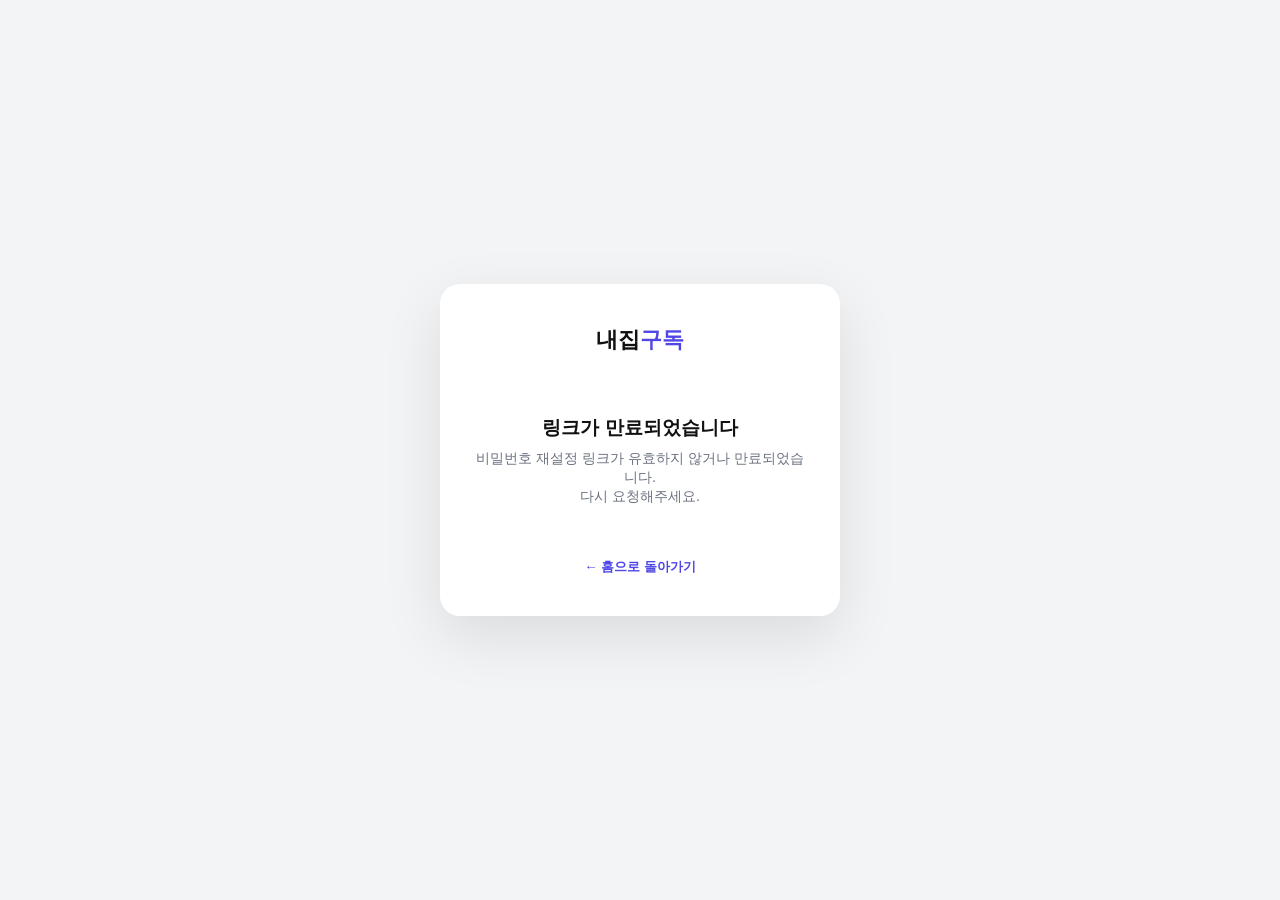
<file: reset.html>
<!DOCTYPE html>
<html lang="ko">
<head>
<meta charset="UTF-8">
<meta name="viewport" content="width=device-width, initial-scale=1.0">
<title>비밀번호 재설정 · 내집구독</title>
<link rel="icon" href="./assets/og-image.png">
<meta name="robots" content="noindex">
<style>
  *{box-sizing:border-box;margin:0;padding:0;}
  body{font-family:-apple-system,BlinkMacSystemFont,'Segoe UI',sans-serif;background:#f3f4f6;min-height:100vh;display:flex;align-items:center;justify-content:center;padding:1rem;}
  .card{background:#fff;border-radius:20px;padding:2.5rem 2rem;width:100%;max-width:400px;box-shadow:0 20px 60px rgba(0,0,0,.1);}
  .logo{text-align:center;margin-bottom:1.75rem;font-size:1.4rem;font-weight:900;color:#111;}
  .logo em{color:#4f46e5;font-style:normal;}
  h2{font-size:1.2rem;font-weight:800;color:#111;margin-bottom:.3rem;}
  p.sub{font-size:.85rem;color:#6b7280;margin-bottom:1.5rem;}
  .fg{margin-bottom:1rem;}
  .fg label{display:block;font-size:.83rem;font-weight:600;color:#111;margin-bottom:.3rem;}
  .fg input{width:100%;padding:.7rem 1rem;border:1.5px solid #e5e7eb;border-radius:10px;background:#f9fafb;font-size:.93rem;color:#111;transition:border-color .2s;}
  .fg input:focus{outline:none;border-color:#4f46e5;}
  .btn{width:100%;padding:.85rem;border:none;border-radius:10px;background:linear-gradient(135deg,#4f46e5,#7c3aed);color:#fff;font-size:1rem;font-weight:700;cursor:pointer;transition:opacity .2s;margin-top:.25rem;}
  .btn:hover{opacity:.88;}
  .btn:disabled{opacity:.55;cursor:default;}
  .msg-error{font-size:.82rem;color:#dc2626;background:#fef2f2;border-radius:8px;padding:.5rem .75rem;margin-bottom:.75rem;display:none;}
  .msg-error.show{display:block;}
  .msg-success{font-size:.82rem;color:#15803d;background:#f0fdf4;border-radius:8px;padding:.5rem .75rem;margin-bottom:.75rem;display:none;}
  .msg-success.show{display:block;}
  .back{text-align:center;margin-top:1.25rem;font-size:.83rem;color:#6b7280;}
  .back a{color:#4f46e5;font-weight:600;text-decoration:none;}
  .invalid{text-align:center;padding:2rem 0;}
  .invalid p{color:#6b7280;font-size:.9rem;margin-top:.5rem;}
</style>
</head>
<body>

<div class="card">
  <div class="logo">내집<em>구독</em></div>

  <!-- 유효한 링크일 때 -->
  <div id="reset-form">
    <h2>새 비밀번호 설정</h2>
    <p class="sub">사용할 새 비밀번호를 입력해주세요.</p>
    <div class="msg-error" id="err"></div>
    <div class="msg-success" id="suc"></div>
    <div class="fg">
      <label>새 비밀번호</label>
      <input type="password" id="pw1" placeholder="새 비밀번호 (6자 이상)" autocomplete="new-password">
    </div>
    <div class="fg">
      <label>비밀번호 확인</label>
      <input type="password" id="pw2" placeholder="비밀번호 재입력" autocomplete="new-password">
    </div>
    <button class="btn" id="submit-btn" onclick="doReset()">비밀번호 변경</button>
  </div>

  <!-- 링크 만료/오류 -->
  <div id="invalid-form" style="display:none;" class="invalid">
    <h2>링크가 만료되었습니다</h2>
    <p>비밀번호 재설정 링크가 유효하지 않거나 만료되었습니다.<br>다시 요청해주세요.</p>
  </div>

  <div class="back"><a href="./index.html">← 홈으로 돌아가기</a></div>
</div>

<script>
const SB_URL = 'https://ajgurlfgifvicvxsxzqh.supabase.co';
const SB_KEY = 'sb_publishable_VWYME33r2PPoiBgyA5Zsxw_6bW7Hh_5';

let _accessToken = null;

// hash에서 access_token 파싱
(function(){
  const hash = window.location.hash;
  if (hash && hash.includes('access_token=')) {
    const params = new URLSearchParams(hash.slice(1));
    const type = params.get('type');
    if (type === 'recovery') {
      _accessToken = params.get('access_token');
      history.replaceState(null, '', window.location.pathname);
    }
  }
  if (!_accessToken) {
    document.getElementById('reset-form').style.display = 'none';
    document.getElementById('invalid-form').style.display = '';
  }
})();

async function doReset() {
  const pw1 = document.getElementById('pw1').value;
  const pw2 = document.getElementById('pw2').value;
  const btn = document.getElementById('submit-btn');
  const err = document.getElementById('err');
  const suc = document.getElementById('suc');
  err.classList.remove('show'); suc.classList.remove('show');

  if (!pw1 || !pw2) { err.textContent = '비밀번호를 입력해주세요.'; err.classList.add('show'); return; }
  if (pw1.length < 6) { err.textContent = '비밀번호는 6자 이상이어야 합니다.'; err.classList.add('show'); return; }
  if (pw1 !== pw2) { err.textContent = '비밀번호가 일치하지 않습니다.'; err.classList.add('show'); return; }

  btn.disabled = true; btn.textContent = '변경 중...';
  try {
    const res = await fetch(`${SB_URL}/auth/v1/user`, {
      method: 'PUT',
      headers: { 'Content-Type': 'application/json', 'apikey': SB_KEY, 'Authorization': `Bearer ${_accessToken}` },
      body: JSON.stringify({ password: pw1 })
    });
    if (!res.ok) { const d = await res.json(); throw new Error(d.msg || d.message || '변경 실패'); }
    suc.textContent = '✅ 비밀번호가 변경되었습니다. 3초 후 홈으로 이동합니다.';
    suc.classList.add('show');
    document.getElementById('reset-form').querySelectorAll('input,button').forEach(el => el.disabled = true);
    setTimeout(() => { window.location.href = './index.html'; }, 3000);
  } catch(e) {
    err.textContent = e.message; err.classList.add('show');
    btn.disabled = false; btn.textContent = '비밀번호 변경';
  }
}
</script>
</body>
</html>
</file>
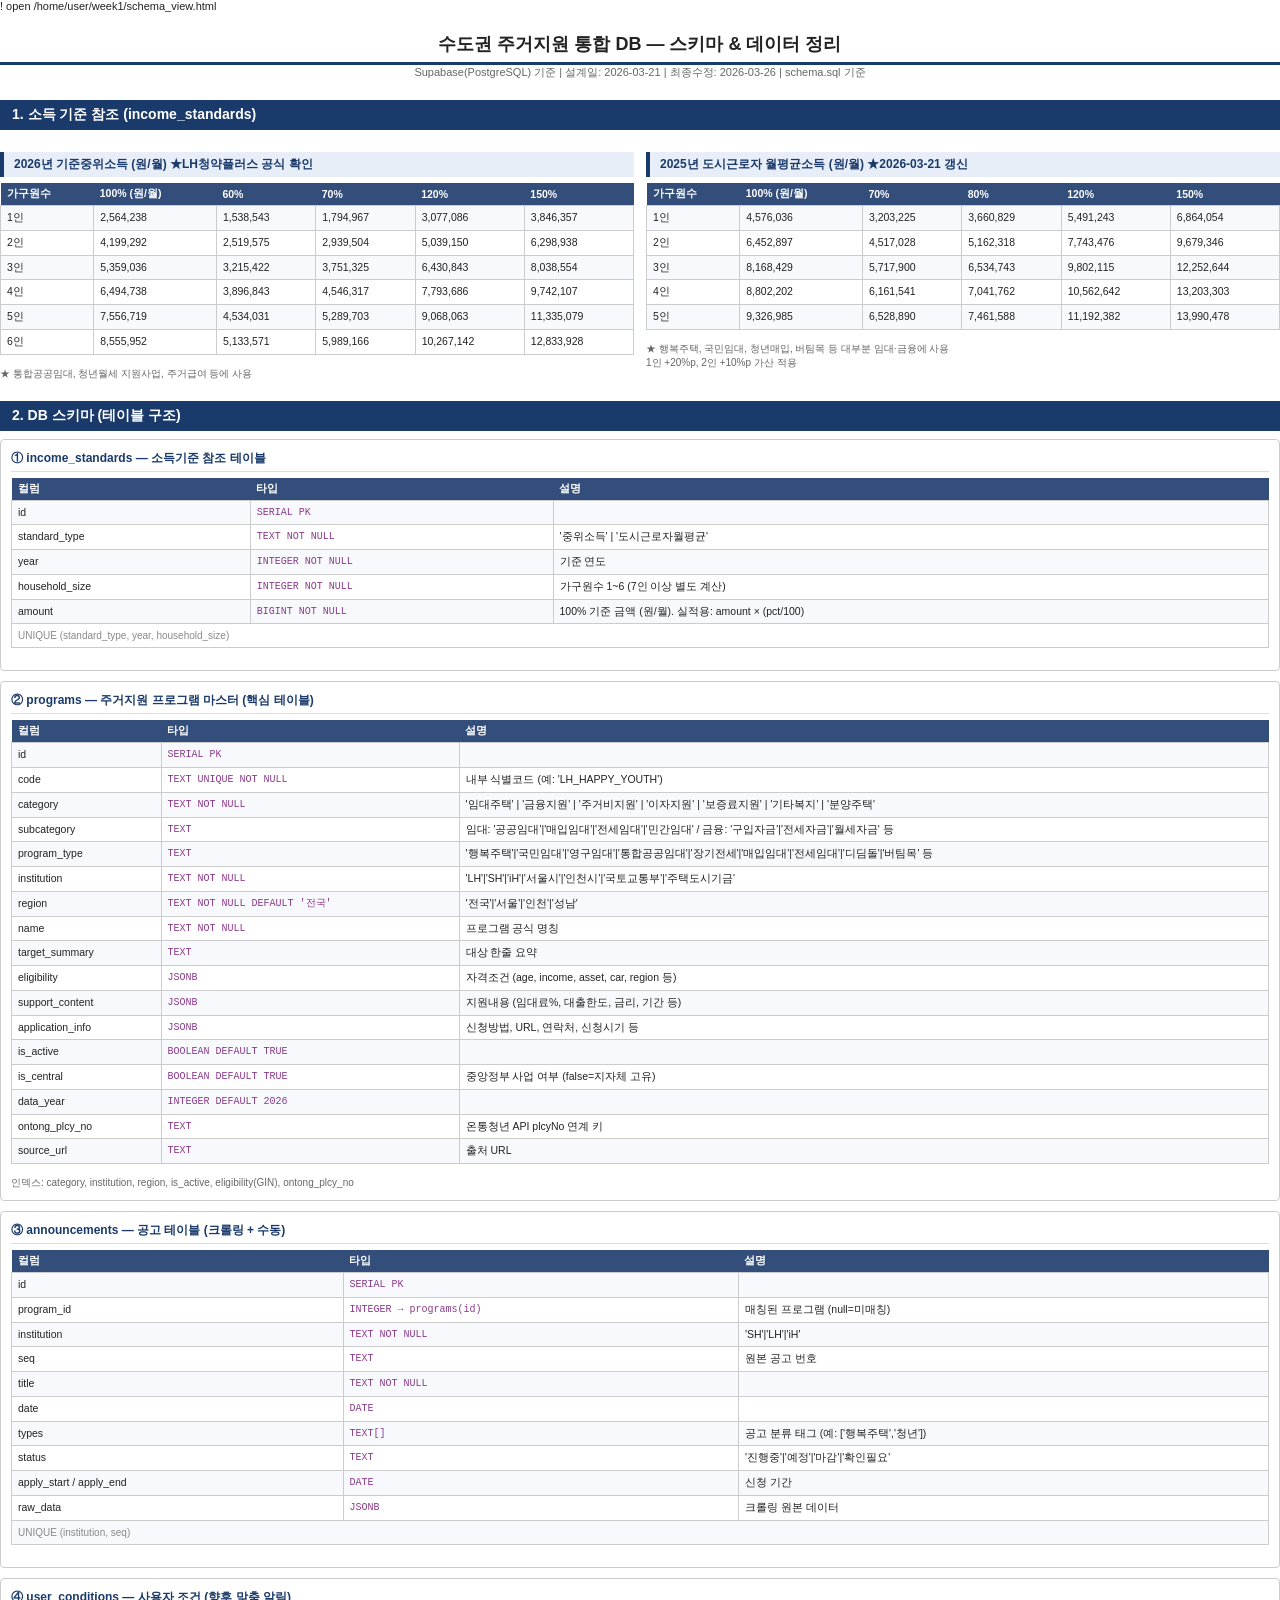
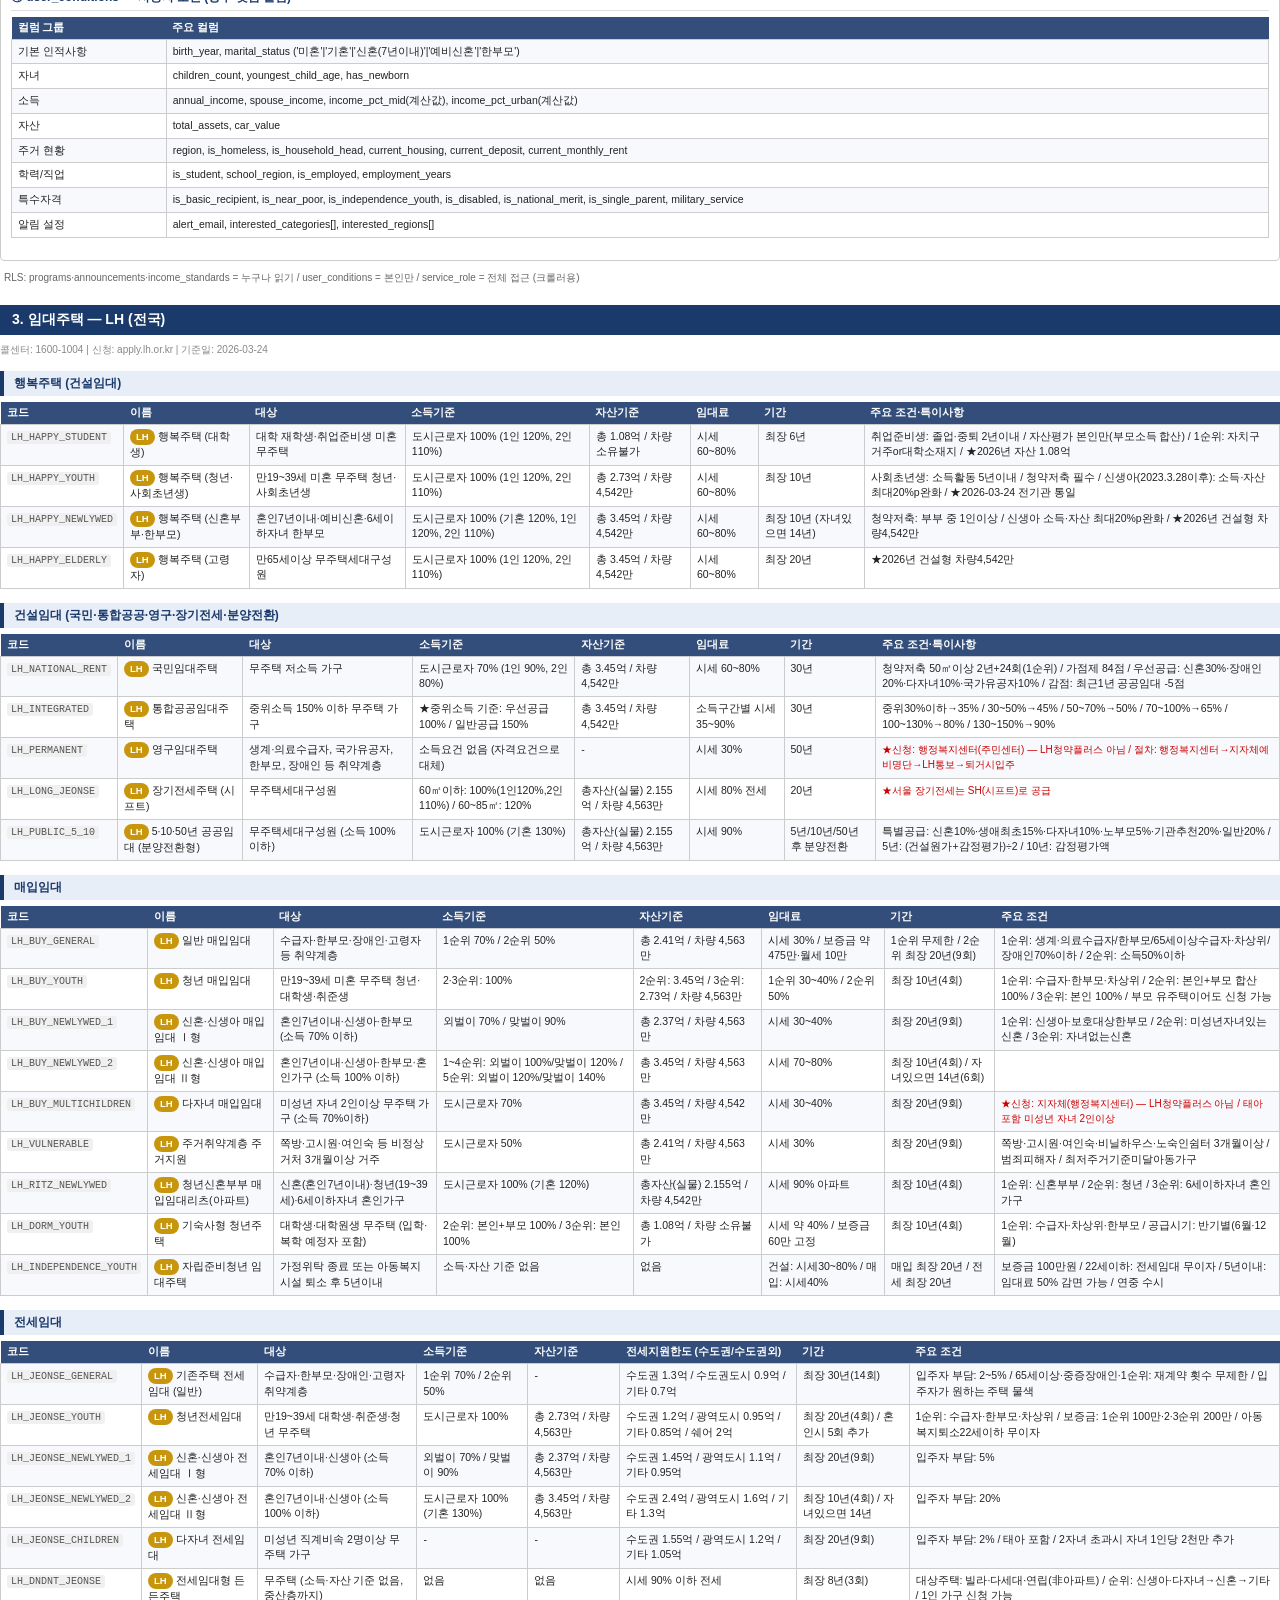
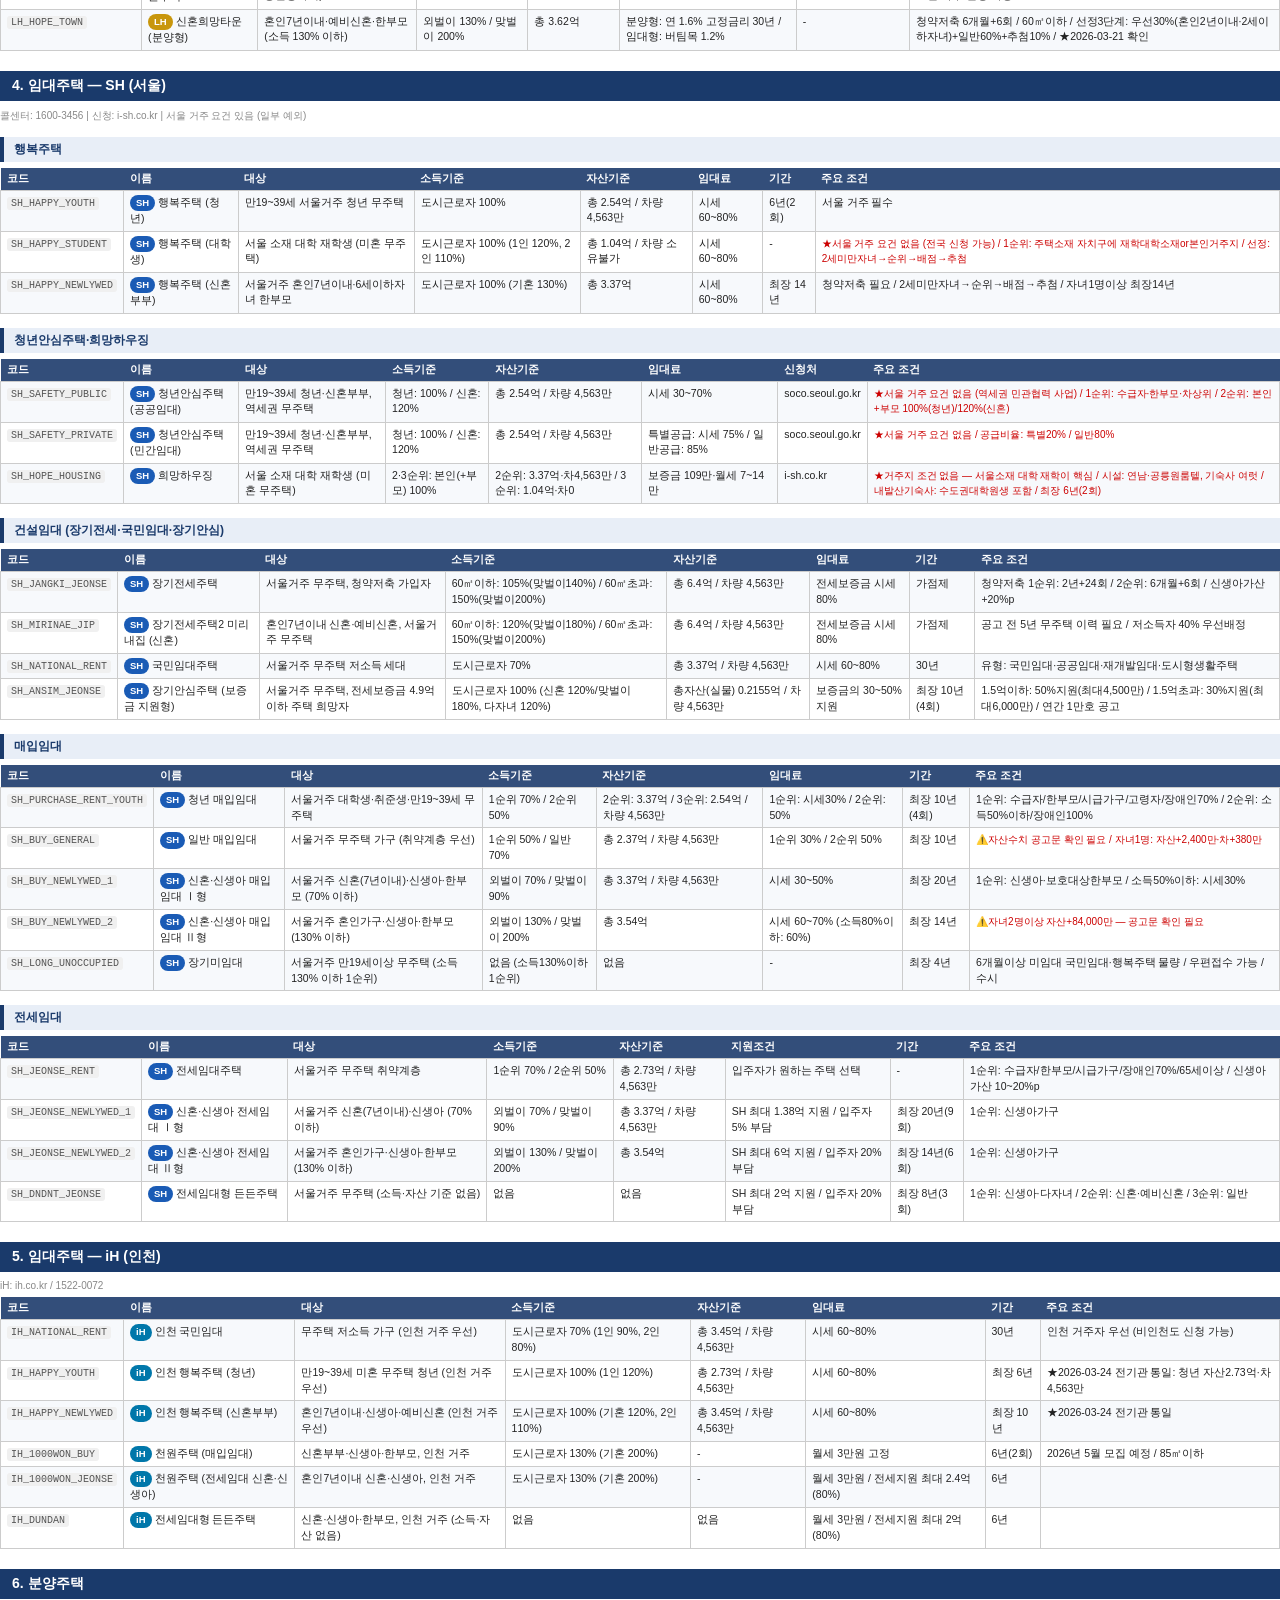
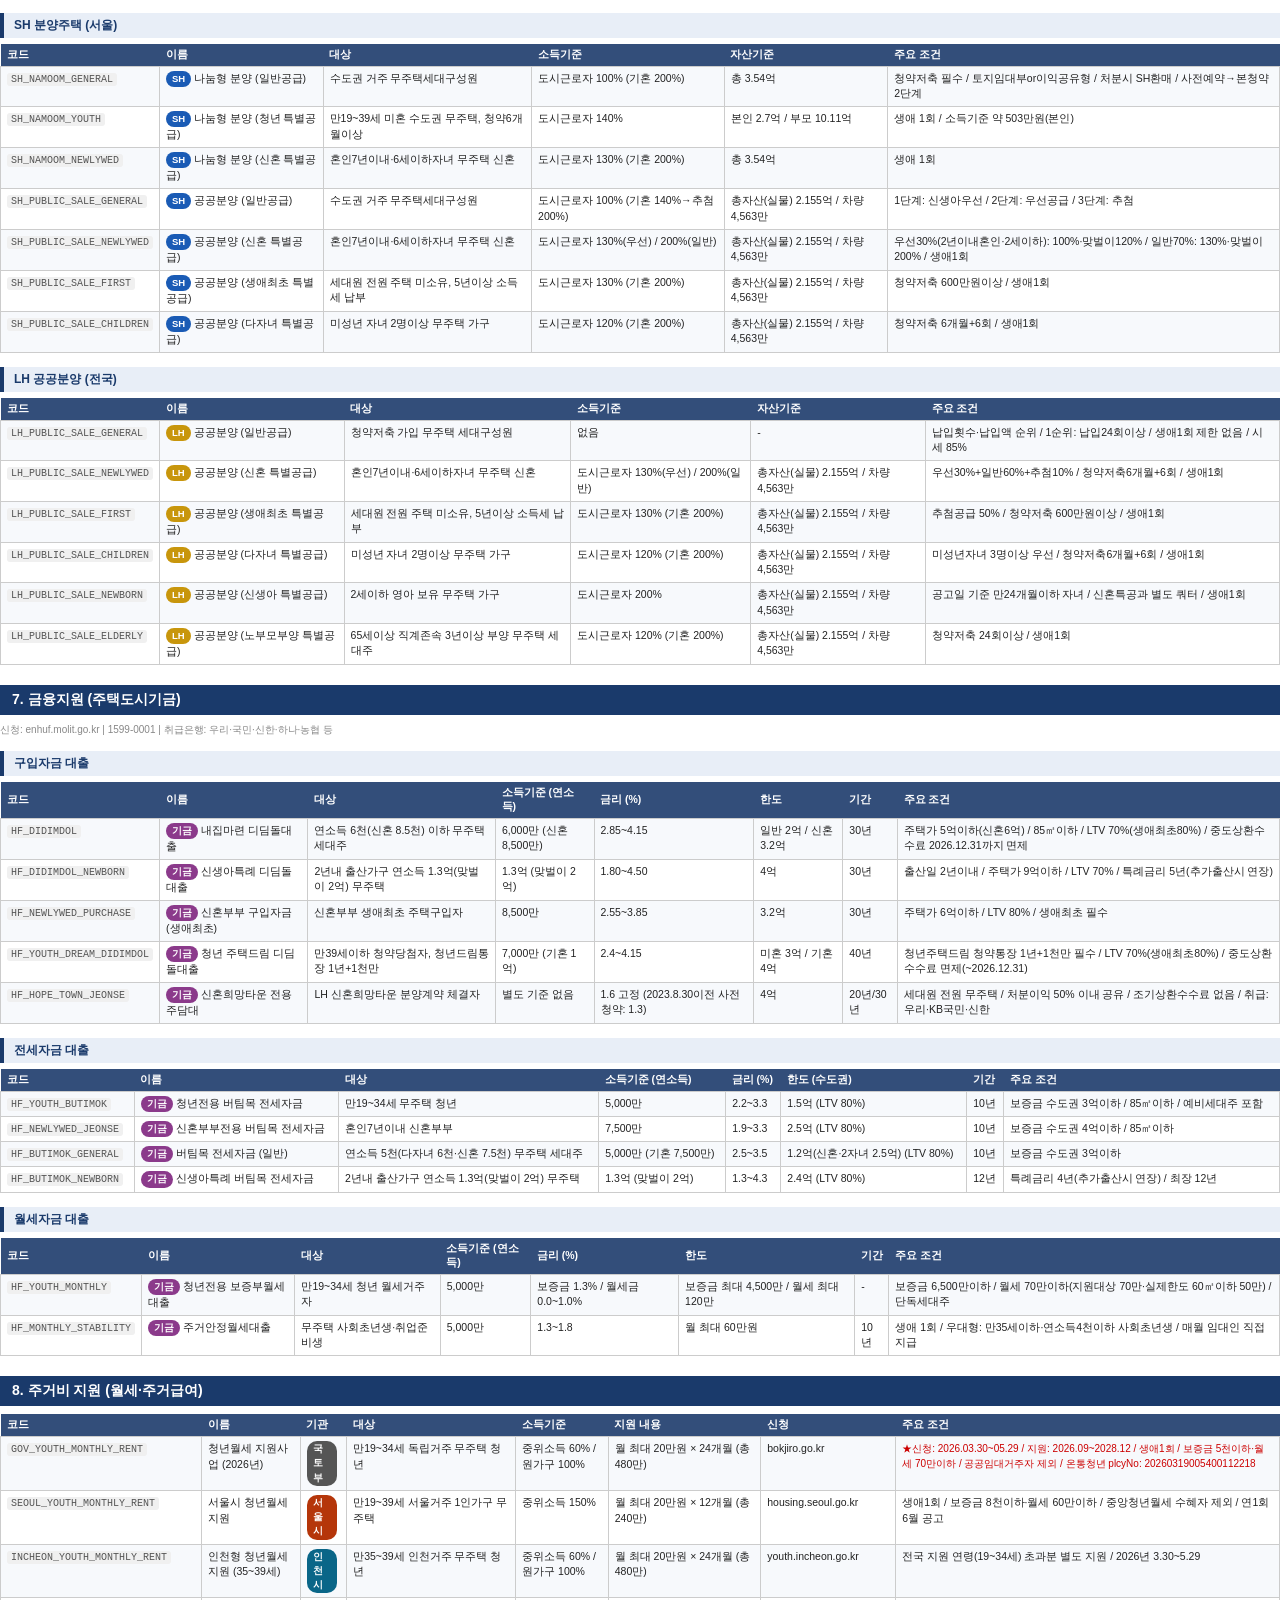
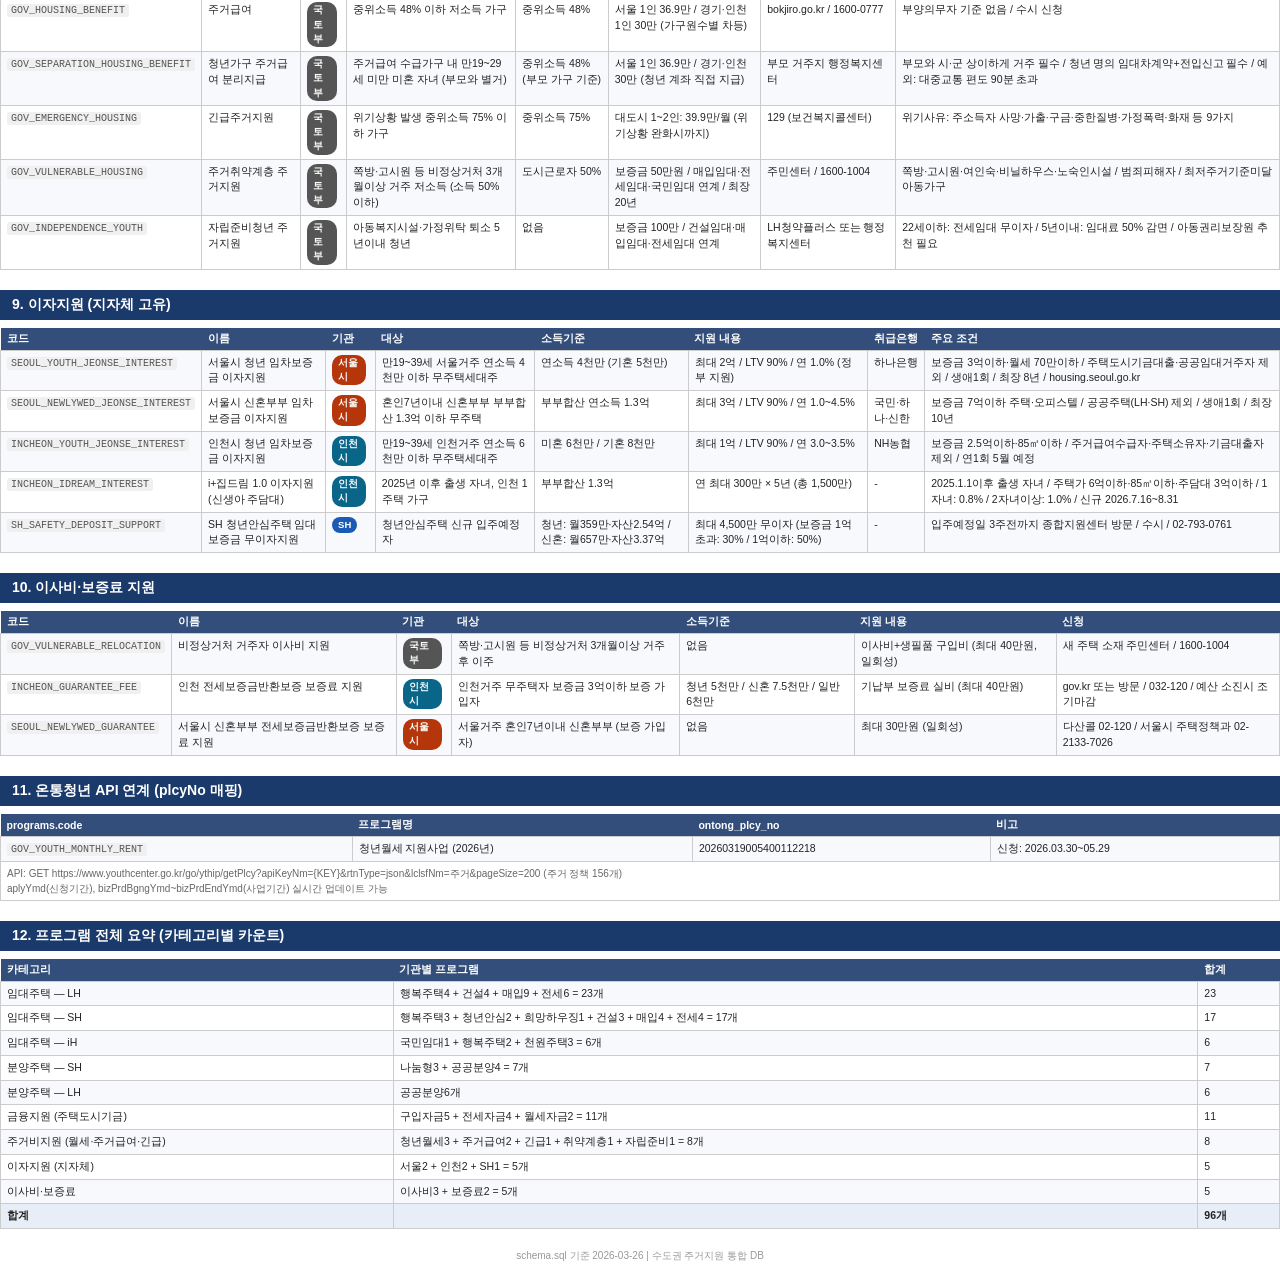
<file: schema_view.html>
<!DOCTYPE html>
<html lang="ko">
<head>
<meta charset="UTF-8">! open /home/user/week1/schema_view.html
<title>수도권 주거지원 DB 스키마 & 프로그램 목록</title>
<style>
  * { box-sizing: border-box; margin: 0; padding: 0; }
  body { font-family: 'Apple SD Gothic Neo', 'Malgun Gothic', sans-serif; font-size: 11px; color: #222; background: #fff; }
  h1 { font-size: 18px; text-align: center; padding: 20px 0 6px; border-bottom: 3px solid #1a3a6b; }
  h2 { font-size: 14px; background: #1a3a6b; color: #fff; padding: 6px 12px; margin: 20px 0 8px; }
  h3 { font-size: 12px; background: #e8eef7; color: #1a3a6b; padding: 4px 10px; margin: 14px 0 6px; border-left: 4px solid #1a3a6b; }
  .subtitle { text-align: center; color: #666; font-size: 11px; margin-bottom: 16px; }
  table { width: 100%; border-collapse: collapse; margin-bottom: 12px; font-size: 10.5px; }
  th { background: #334e7a; color: #fff; padding: 4px 6px; text-align: left; font-weight: bold; }
  td { border: 1px solid #ccc; padding: 4px 6px; vertical-align: top; line-height: 1.5; }
  tr:nth-child(even) td { background: #f7f9fc; }
  .code { font-family: monospace; font-size: 10px; color: #555; background: #f0f0f0; padding: 1px 4px; border-radius: 3px; }
  .badge { display: inline-block; padding: 1px 6px; border-radius: 10px; font-size: 9.5px; font-weight: bold; color: #fff; margin-right: 3px; }
  .lh { background: #c8960c; }
  .sh { background: #1a5bb5; }
  .gh { background: #2a7a3a; }
  .ih { background: #0077aa; }
  .hf { background: #8b3a8b; }
  .gov { background: #555; }
  .seoul { background: #b5360a; }
  .gg { background: #4a7a20; }
  .ic { background: #0a6688; }
  .note { color: #666; font-size: 10px; }
  .section-meta { font-size: 10px; color: #888; margin-bottom: 6px; }
  .income-grid { display: grid; grid-template-columns: 1fr 1fr; gap: 12px; margin-bottom: 16px; }
  .schema-box { border: 1px solid #ccc; border-radius: 4px; padding: 10px; margin-bottom: 10px; }
  .schema-box h4 { font-size: 12px; color: #1a3a6b; border-bottom: 1px solid #ddd; padding-bottom: 4px; margin-bottom: 6px; }
  .col-type { color: #8b3a8b; font-family: monospace; font-size: 10px; }
  .col-note { color: #888; font-size: 10px; }
  .highlight { background: #fffde7 !important; }
  .warn { color: #c00; font-size: 10px; }

  @media print {
    body { font-size: 9px; }
    h2 { page-break-before: always; }
    h2:first-of-type { page-break-before: avoid; }
    table { page-break-inside: auto; }
    tr { page-break-inside: avoid; }
    .no-print { display: none; }
  }
</style>
</head>
<body>

<h1>수도권 주거지원 통합 DB — 스키마 &amp; 데이터 정리</h1>
<p class="subtitle">Supabase(PostgreSQL) 기준 | 설계일: 2026-03-21 | 최종수정: 2026-03-26 | schema.sql 기준</p>

<!-- ====================================================== -->
<h2>1. 소득 기준 참조 (income_standards)</h2>
<!-- ====================================================== -->

<div class="income-grid">
<div>
<h3>2026년 기준중위소득 (원/월) ★LH청약플러스 공식 확인</h3>
<table>
  <tr><th>가구원수</th><th>100% (원/월)</th><th>60%</th><th>70%</th><th>120%</th><th>150%</th></tr>
  <tr><td>1인</td><td>2,564,238</td><td>1,538,543</td><td>1,794,967</td><td>3,077,086</td><td>3,846,357</td></tr>
  <tr><td>2인</td><td>4,199,292</td><td>2,519,575</td><td>2,939,504</td><td>5,039,150</td><td>6,298,938</td></tr>
  <tr><td>3인</td><td>5,359,036</td><td>3,215,422</td><td>3,751,325</td><td>6,430,843</td><td>8,038,554</td></tr>
  <tr><td>4인</td><td>6,494,738</td><td>3,896,843</td><td>4,546,317</td><td>7,793,686</td><td>9,742,107</td></tr>
  <tr><td>5인</td><td>7,556,719</td><td>4,534,031</td><td>5,289,703</td><td>9,068,063</td><td>11,335,079</td></tr>
  <tr><td>6인</td><td>8,555,952</td><td>5,133,571</td><td>5,989,166</td><td>10,267,142</td><td>12,833,928</td></tr>
</table>
<p class="note">★ 통합공공임대, 청년월세 지원사업, 주거급여 등에 사용</p>
</div>
<div>
<h3>2025년 도시근로자 월평균소득 (원/월) ★2026-03-21 갱신</h3>
<table>
  <tr><th>가구원수</th><th>100% (원/월)</th><th>70%</th><th>80%</th><th>120%</th><th>150%</th></tr>
  <tr><td>1인</td><td>4,576,036</td><td>3,203,225</td><td>3,660,829</td><td>5,491,243</td><td>6,864,054</td></tr>
  <tr><td>2인</td><td>6,452,897</td><td>4,517,028</td><td>5,162,318</td><td>7,743,476</td><td>9,679,346</td></tr>
  <tr><td>3인</td><td>8,168,429</td><td>5,717,900</td><td>6,534,743</td><td>9,802,115</td><td>12,252,644</td></tr>
  <tr><td>4인</td><td>8,802,202</td><td>6,161,541</td><td>7,041,762</td><td>10,562,642</td><td>13,203,303</td></tr>
  <tr><td>5인</td><td>9,326,985</td><td>6,528,890</td><td>7,461,588</td><td>11,192,382</td><td>13,990,478</td></tr>
</table>
<p class="note">★ 행복주택, 국민임대, 청년매입, 버팀목 등 대부분 임대·금융에 사용<br>1인 +20%p, 2인 +10%p 가산 적용</p>
</div>
</div>

<!-- ====================================================== -->
<h2>2. DB 스키마 (테이블 구조)</h2>
<!-- ====================================================== -->

<div class="schema-box">
<h4>① income_standards — 소득기준 참조 테이블</h4>
<table>
  <tr><th>컬럼</th><th>타입</th><th>설명</th></tr>
  <tr><td>id</td><td class="col-type">SERIAL PK</td><td></td></tr>
  <tr><td>standard_type</td><td class="col-type">TEXT NOT NULL</td><td>'중위소득' | '도시근로자월평균'</td></tr>
  <tr><td>year</td><td class="col-type">INTEGER NOT NULL</td><td>기준 연도</td></tr>
  <tr><td>household_size</td><td class="col-type">INTEGER NOT NULL</td><td>가구원수 1~6 (7인 이상 별도 계산)</td></tr>
  <tr><td>amount</td><td class="col-type">BIGINT NOT NULL</td><td>100% 기준 금액 (원/월). 실적용: amount × (pct/100)</td></tr>
  <tr><td colspan="3" class="col-note">UNIQUE (standard_type, year, household_size)</td></tr>
</table>
</div>

<div class="schema-box">
<h4>② programs — 주거지원 프로그램 마스터 (핵심 테이블)</h4>
<table>
  <tr><th>컬럼</th><th>타입</th><th>설명</th></tr>
  <tr><td>id</td><td class="col-type">SERIAL PK</td><td></td></tr>
  <tr><td>code</td><td class="col-type">TEXT UNIQUE NOT NULL</td><td>내부 식별코드 (예: 'LH_HAPPY_YOUTH')</td></tr>
  <tr><td>category</td><td class="col-type">TEXT NOT NULL</td><td>'임대주택' | '금융지원' | '주거비지원' | '이자지원' | '보증료지원' | '기타복지' | '분양주택'</td></tr>
  <tr><td>subcategory</td><td class="col-type">TEXT</td><td>임대: '공공임대'|'매입임대'|'전세임대'|'민간임대' / 금융: '구입자금'|'전세자금'|'월세자금' 등</td></tr>
  <tr><td>program_type</td><td class="col-type">TEXT</td><td>'행복주택'|'국민임대'|'영구임대'|'통합공공임대'|'장기전세'|'매입임대'|'전세임대'|'디딤돌'|'버팀목' 등</td></tr>
  <tr><td>institution</td><td class="col-type">TEXT NOT NULL</td><td>'LH'|'SH'|'iH'|'서울시'|'인천시'|'국토교통부'|'주택도시기금'</td></tr>
  <tr><td>region</td><td class="col-type">TEXT NOT NULL DEFAULT '전국'</td><td>'전국'|'서울'|'인천'|'성남'</td></tr>
  <tr><td>name</td><td class="col-type">TEXT NOT NULL</td><td>프로그램 공식 명칭</td></tr>
  <tr><td>target_summary</td><td class="col-type">TEXT</td><td>대상 한줄 요약</td></tr>
  <tr><td>eligibility</td><td class="col-type">JSONB</td><td>자격조건 (age, income, asset, car, region 등)</td></tr>
  <tr><td>support_content</td><td class="col-type">JSONB</td><td>지원내용 (임대료%, 대출한도, 금리, 기간 등)</td></tr>
  <tr><td>application_info</td><td class="col-type">JSONB</td><td>신청방법, URL, 연락처, 신청시기 등</td></tr>
  <tr><td>is_active</td><td class="col-type">BOOLEAN DEFAULT TRUE</td><td></td></tr>
  <tr><td>is_central</td><td class="col-type">BOOLEAN DEFAULT TRUE</td><td>중앙정부 사업 여부 (false=지자체 고유)</td></tr>
  <tr><td>data_year</td><td class="col-type">INTEGER DEFAULT 2026</td><td></td></tr>
  <tr><td>ontong_plcy_no</td><td class="col-type">TEXT</td><td>온통청년 API plcyNo 연계 키</td></tr>
  <tr><td>source_url</td><td class="col-type">TEXT</td><td>출처 URL</td></tr>
</table>
<p class="note">인덱스: category, institution, region, is_active, eligibility(GIN), ontong_plcy_no</p>
</div>

<div class="schema-box">
<h4>③ announcements — 공고 테이블 (크롤링 + 수동)</h4>
<table>
  <tr><th>컬럼</th><th>타입</th><th>설명</th></tr>
  <tr><td>id</td><td class="col-type">SERIAL PK</td><td></td></tr>
  <tr><td>program_id</td><td class="col-type">INTEGER → programs(id)</td><td>매칭된 프로그램 (null=미매칭)</td></tr>
  <tr><td>institution</td><td class="col-type">TEXT NOT NULL</td><td>'SH'|'LH'|'iH'</td></tr>
  <tr><td>seq</td><td class="col-type">TEXT</td><td>원본 공고 번호</td></tr>
  <tr><td>title</td><td class="col-type">TEXT NOT NULL</td><td></td></tr>
  <tr><td>date</td><td class="col-type">DATE</td><td></td></tr>
  <tr><td>types</td><td class="col-type">TEXT[]</td><td>공고 분류 태그 (예: ['행복주택','청년'])</td></tr>
  <tr><td>status</td><td class="col-type">TEXT</td><td>'진행중'|'예정'|'마감'|'확인필요'</td></tr>
  <tr><td>apply_start / apply_end</td><td class="col-type">DATE</td><td>신청 기간</td></tr>
  <tr><td>raw_data</td><td class="col-type">JSONB</td><td>크롤링 원본 데이터</td></tr>
  <tr><td colspan="3" class="col-note">UNIQUE (institution, seq)</td></tr>
</table>
</div>

<div class="schema-box">
<h4>④ user_conditions — 사용자 조건 (향후 맞춤 알림)</h4>
<table>
  <tr><th>컬럼 그룹</th><th>주요 컬럼</th></tr>
  <tr><td>기본 인적사항</td><td>birth_year, marital_status ('미혼'|'기혼'|'신혼(7년이내)'|'예비신혼'|'한부모')</td></tr>
  <tr><td>자녀</td><td>children_count, youngest_child_age, has_newborn</td></tr>
  <tr><td>소득</td><td>annual_income, spouse_income, income_pct_mid(계산값), income_pct_urban(계산값)</td></tr>
  <tr><td>자산</td><td>total_assets, car_value</td></tr>
  <tr><td>주거 현황</td><td>region, is_homeless, is_household_head, current_housing, current_deposit, current_monthly_rent</td></tr>
  <tr><td>학력/직업</td><td>is_student, school_region, is_employed, employment_years</td></tr>
  <tr><td>특수자격</td><td>is_basic_recipient, is_near_poor, is_independence_youth, is_disabled, is_national_merit, is_single_parent, military_service</td></tr>
  <tr><td>알림 설정</td><td>alert_email, interested_categories[], interested_regions[]</td></tr>
</table>
</div>

<p class="note" style="margin: 0 0 8px 4px">RLS: programs·announcements·income_standards = 누구나 읽기 / user_conditions = 본인만 / service_role = 전체 접근 (크롤러용)</p>

<!-- ====================================================== -->
<h2>3. 임대주택 — LH (전국)</h2>
<!-- ====================================================== -->

<p class="section-meta">콜센터: 1600-1004 | 신청: apply.lh.or.kr | 기준일: 2026-03-24</p>

<h3>행복주택 (건설임대)</h3>
<table>
  <tr><th>코드</th><th>이름</th><th>대상</th><th>소득기준</th><th>자산기준</th><th>임대료</th><th>기간</th><th>주요 조건·특이사항</th></tr>
  <tr>
    <td><span class="code">LH_HAPPY_STUDENT</span></td>
    <td><span class="badge lh">LH</span>행복주택 (대학생)</td>
    <td>대학 재학생·취업준비생 미혼 무주택</td>
    <td>도시근로자 100% (1인 120%, 2인 110%)</td>
    <td>총 1.08억 / 차량 소유불가</td>
    <td>시세 60~80%</td>
    <td>최장 6년</td>
    <td>취업준비생: 졸업·중퇴 2년이내 / 자산평가 본인만(부모소득 합산) / 1순위: 자치구 거주or대학소재지 / ★2026년 자산 1.08억</td>
  </tr>
  <tr>
    <td><span class="code">LH_HAPPY_YOUTH</span></td>
    <td><span class="badge lh">LH</span>행복주택 (청년·사회초년생)</td>
    <td>만19~39세 미혼 무주택 청년·사회초년생</td>
    <td>도시근로자 100% (1인 120%, 2인 110%)</td>
    <td>총 2.73억 / 차량 4,542만</td>
    <td>시세 60~80%</td>
    <td>최장 10년</td>
    <td>사회초년생: 소득활동 5년이내 / 청약저축 필수 / 신생아(2023.3.28이후): 소득·자산 최대20%p완화 / ★2026-03-24 전기관 통일</td>
  </tr>
  <tr>
    <td><span class="code">LH_HAPPY_NEWLYWED</span></td>
    <td><span class="badge lh">LH</span>행복주택 (신혼부부·한부모)</td>
    <td>혼인7년이내·예비신혼·6세이하자녀 한부모</td>
    <td>도시근로자 100% (기혼 120%, 1인 120%, 2인 110%)</td>
    <td>총 3.45억 / 차량 4,542만</td>
    <td>시세 60~80%</td>
    <td>최장 10년 (자녀있으면 14년)</td>
    <td>청약저축: 부부 중 1인이상 / 신생아 소득·자산 최대20%p완화 / ★2026년 건설형 차량4,542만</td>
  </tr>
  <tr>
    <td><span class="code">LH_HAPPY_ELDERLY</span></td>
    <td><span class="badge lh">LH</span>행복주택 (고령자)</td>
    <td>만65세이상 무주택세대구성원</td>
    <td>도시근로자 100% (1인 120%, 2인 110%)</td>
    <td>총 3.45억 / 차량 4,542만</td>
    <td>시세 60~80%</td>
    <td>최장 20년</td>
    <td>★2026년 건설형 차량4,542만</td>
  </tr>
</table>

<h3>건설임대 (국민·통합공공·영구·장기전세·분양전환)</h3>
<table>
  <tr><th>코드</th><th>이름</th><th>대상</th><th>소득기준</th><th>자산기준</th><th>임대료</th><th>기간</th><th>주요 조건·특이사항</th></tr>
  <tr>
    <td><span class="code">LH_NATIONAL_RENT</span></td>
    <td><span class="badge lh">LH</span>국민임대주택</td>
    <td>무주택 저소득 가구</td>
    <td>도시근로자 70% (1인 90%, 2인 80%)</td>
    <td>총 3.45억 / 차량 4,542만</td>
    <td>시세 60~80%</td>
    <td>30년</td>
    <td>청약저축 50㎡이상 2년+24회(1순위) / 가점제 84점 / 우선공급: 신혼30%·장애인20%·다자녀10%·국가유공자10% / 감점: 최근1년 공공임대 -5점</td>
  </tr>
  <tr>
    <td><span class="code">LH_INTEGRATED</span></td>
    <td><span class="badge lh">LH</span>통합공공임대주택</td>
    <td>중위소득 150% 이하 무주택 가구</td>
    <td>★중위소득 기준: 우선공급 100% / 일반공급 150%</td>
    <td>총 3.45억 / 차량 4,542만</td>
    <td>소득구간별 시세 35~90%</td>
    <td>30년</td>
    <td>중위30%이하→35% / 30~50%→45% / 50~70%→50% / 70~100%→65% / 100~130%→80% / 130~150%→90%</td>
  </tr>
  <tr>
    <td><span class="code">LH_PERMANENT</span></td>
    <td><span class="badge lh">LH</span>영구임대주택</td>
    <td>생계·의료수급자, 국가유공자, 한부모, 장애인 등 취약계층</td>
    <td>소득요건 없음 (자격요건으로 대체)</td>
    <td>-</td>
    <td>시세 30%</td>
    <td>50년</td>
    <td class="warn">★신청: 행정복지센터(주민센터) — LH청약플러스 아님 / 절차: 행정복지센터→지자체예비명단→LH통보→퇴거시입주</td>
  </tr>
  <tr>
    <td><span class="code">LH_LONG_JEONSE</span></td>
    <td><span class="badge lh">LH</span>장기전세주택 (시프트)</td>
    <td>무주택세대구성원</td>
    <td>60㎡이하: 100%(1인120%,2인110%) / 60~85㎡: 120%</td>
    <td>총자산(실물) 2.155억 / 차량 4,563만</td>
    <td>시세 80% 전세</td>
    <td>20년</td>
    <td class="warn">★서울 장기전세는 SH(시프트)로 공급</td>
  </tr>
  <tr>
    <td><span class="code">LH_PUBLIC_5_10</span></td>
    <td><span class="badge lh">LH</span>5·10·50년 공공임대 (분양전환형)</td>
    <td>무주택세대구성원 (소득 100% 이하)</td>
    <td>도시근로자 100% (기혼 130%)</td>
    <td>총자산(실물) 2.155억 / 차량 4,563만</td>
    <td>시세 90%</td>
    <td>5년/10년/50년 후 분양전환</td>
    <td>특별공급: 신혼10%·생애최초15%·다자녀10%·노부모5%·기관추천20%·일반20% / 5년: (건설원가+감정평가)÷2 / 10년: 감정평가액</td>
  </tr>
</table>

<h3>매입임대</h3>
<table>
  <tr><th>코드</th><th>이름</th><th>대상</th><th>소득기준</th><th>자산기준</th><th>임대료</th><th>기간</th><th>주요 조건</th></tr>
  <tr>
    <td><span class="code">LH_BUY_GENERAL</span></td>
    <td><span class="badge lh">LH</span>일반 매입임대</td>
    <td>수급자·한부모·장애인·고령자 등 취약계층</td>
    <td>1순위 70% / 2순위 50%</td>
    <td>총 2.41억 / 차량 4,563만</td>
    <td>시세 30% / 보증금 약 475만·월세 10만</td>
    <td>1순위 무제한 / 2순위 최장 20년(9회)</td>
    <td>1순위: 생계·의료수급자/한부모/65세이상수급자·차상위/장애인70%이하 / 2순위: 소득50%이하</td>
  </tr>
  <tr>
    <td><span class="code">LH_BUY_YOUTH</span></td>
    <td><span class="badge lh">LH</span>청년 매입임대</td>
    <td>만19~39세 미혼 무주택 청년·대학생·취준생</td>
    <td>2·3순위: 100%</td>
    <td>2순위: 3.45억 / 3순위: 2.73억 / 차량 4,563만</td>
    <td>1순위 30~40% / 2순위 50%</td>
    <td>최장 10년(4회)</td>
    <td>1순위: 수급자·한부모·차상위 / 2순위: 본인+부모 합산 100% / 3순위: 본인 100% / 부모 유주택이어도 신청 가능</td>
  </tr>
  <tr>
    <td><span class="code">LH_BUY_NEWLYWED_1</span></td>
    <td><span class="badge lh">LH</span>신혼·신생아 매입임대 Ⅰ형</td>
    <td>혼인7년이내·신생아·한부모 (소득 70% 이하)</td>
    <td>외벌이 70% / 맞벌이 90%</td>
    <td>총 2.37억 / 차량 4,563만</td>
    <td>시세 30~40%</td>
    <td>최장 20년(9회)</td>
    <td>1순위: 신생아·보호대상한부모 / 2순위: 미성년자녀있는신혼 / 3순위: 자녀없는신혼</td>
  </tr>
  <tr>
    <td><span class="code">LH_BUY_NEWLYWED_2</span></td>
    <td><span class="badge lh">LH</span>신혼·신생아 매입임대 Ⅱ형</td>
    <td>혼인7년이내·신생아·한부모·혼인가구 (소득 100% 이하)</td>
    <td>1~4순위: 외벌이 100%/맞벌이 120% / 5순위: 외벌이 120%/맞벌이 140%</td>
    <td>총 3.45억 / 차량 4,563만</td>
    <td>시세 70~80%</td>
    <td>최장 10년(4회) / 자녀있으면 14년(6회)</td>
    <td></td>
  </tr>
  <tr>
    <td><span class="code">LH_BUY_MULTICHILDREN</span></td>
    <td><span class="badge lh">LH</span>다자녀 매입임대</td>
    <td>미성년 자녀 2인이상 무주택 가구 (소득 70%이하)</td>
    <td>도시근로자 70%</td>
    <td>총 3.45억 / 차량 4,542만</td>
    <td>시세 30~40%</td>
    <td>최장 20년(9회)</td>
    <td class="warn">★신청: 지자체(행정복지센터) — LH청약플러스 아님 / 태아 포함 미성년 자녀 2인이상</td>
  </tr>
  <tr>
    <td><span class="code">LH_VULNERABLE</span></td>
    <td><span class="badge lh">LH</span>주거취약계층 주거지원</td>
    <td>쪽방·고시원·여인숙 등 비정상거처 3개월이상 거주</td>
    <td>도시근로자 50%</td>
    <td>총 2.41억 / 차량 4,563만</td>
    <td>시세 30%</td>
    <td>최장 20년(9회)</td>
    <td>쪽방·고시원·여인숙·비닐하우스·노숙인쉼터 3개월이상 / 범죄피해자 / 최저주거기준미달아동가구</td>
  </tr>
  <tr>
    <td><span class="code">LH_RITZ_NEWLYWED</span></td>
    <td><span class="badge lh">LH</span>청년신혼부부 매입임대리츠(아파트)</td>
    <td>신혼(혼인7년이내)·청년(19~39세)·6세이하자녀 혼인가구</td>
    <td>도시근로자 100% (기혼 120%)</td>
    <td>총자산(실물) 2.155억 / 차량 4,542만</td>
    <td>시세 90% 아파트</td>
    <td>최장 10년(4회)</td>
    <td>1순위: 신혼부부 / 2순위: 청년 / 3순위: 6세이하자녀 혼인가구</td>
  </tr>
  <tr>
    <td><span class="code">LH_DORM_YOUTH</span></td>
    <td><span class="badge lh">LH</span>기숙사형 청년주택</td>
    <td>대학생·대학원생 무주택 (입학·복학 예정자 포함)</td>
    <td>2순위: 본인+부모 100% / 3순위: 본인 100%</td>
    <td>총 1.08억 / 차량 소유불가</td>
    <td>시세 약 40% / 보증금 60만 고정</td>
    <td>최장 10년(4회)</td>
    <td>1순위: 수급자·차상위·한부모 / 공급시기: 반기별(6월·12월)</td>
  </tr>
  <tr>
    <td><span class="code">LH_INDEPENDENCE_YOUTH</span></td>
    <td><span class="badge lh">LH</span>자립준비청년 임대주택</td>
    <td>가정위탁 종료 또는 아동복지시설 퇴소 후 5년이내</td>
    <td>소득·자산 기준 없음</td>
    <td>없음</td>
    <td>건설: 시세30~80% / 매입: 시세40%</td>
    <td>매입 최장 20년 / 전세 최장 20년</td>
    <td>보증금 100만원 / 22세이하: 전세임대 무이자 / 5년이내: 임대료 50% 감면 가능 / 연중 수시</td>
  </tr>
</table>

<h3>전세임대</h3>
<table>
  <tr><th>코드</th><th>이름</th><th>대상</th><th>소득기준</th><th>자산기준</th><th>전세지원한도 (수도권/수도권외)</th><th>기간</th><th>주요 조건</th></tr>
  <tr>
    <td><span class="code">LH_JEONSE_GENERAL</span></td>
    <td><span class="badge lh">LH</span>기존주택 전세임대 (일반)</td>
    <td>수급자·한부모·장애인·고령자 취약계층</td>
    <td>1순위 70% / 2순위 50%</td>
    <td>-</td>
    <td>수도권 1.3억 / 수도권도시 0.9억 / 기타 0.7억</td>
    <td>최장 30년(14회)</td>
    <td>입주자 부담: 2~5% / 65세이상·중증장애인·1순위: 재계약 횟수 무제한 / 입주자가 원하는 주택 물색</td>
  </tr>
  <tr>
    <td><span class="code">LH_JEONSE_YOUTH</span></td>
    <td><span class="badge lh">LH</span>청년전세임대</td>
    <td>만19~39세 대학생·취준생·청년 무주택</td>
    <td>도시근로자 100%</td>
    <td>총 2.73억 / 차량 4,563만</td>
    <td>수도권 1.2억 / 광역도시 0.95억 / 기타 0.85억 / 쉐어 2억</td>
    <td>최장 20년(4회) / 혼인시 5회 추가</td>
    <td>1순위: 수급자·한부모·차상위 / 보증금: 1순위 100만·2·3순위 200만 / 아동복지퇴소22세이하 무이자</td>
  </tr>
  <tr>
    <td><span class="code">LH_JEONSE_NEWLYWED_1</span></td>
    <td><span class="badge lh">LH</span>신혼·신생아 전세임대 Ⅰ형</td>
    <td>혼인7년이내·신생아 (소득 70% 이하)</td>
    <td>외벌이 70% / 맞벌이 90%</td>
    <td>총 2.37억 / 차량 4,563만</td>
    <td>수도권 1.45억 / 광역도시 1.1억 / 기타 0.95억</td>
    <td>최장 20년(9회)</td>
    <td>입주자 부담: 5%</td>
  </tr>
  <tr>
    <td><span class="code">LH_JEONSE_NEWLYWED_2</span></td>
    <td><span class="badge lh">LH</span>신혼·신생아 전세임대 Ⅱ형</td>
    <td>혼인7년이내·신생아 (소득 100% 이하)</td>
    <td>도시근로자 100% (기혼 130%)</td>
    <td>총 3.45억 / 차량 4,563만</td>
    <td>수도권 2.4억 / 광역도시 1.6억 / 기타 1.3억</td>
    <td>최장 10년(4회) / 자녀있으면 14년</td>
    <td>입주자 부담: 20%</td>
  </tr>
  <tr>
    <td><span class="code">LH_JEONSE_CHILDREN</span></td>
    <td><span class="badge lh">LH</span>다자녀 전세임대</td>
    <td>미성년 직계비속 2명이상 무주택 가구</td>
    <td>-</td>
    <td>-</td>
    <td>수도권 1.55억 / 광역도시 1.2억 / 기타 1.05억</td>
    <td>최장 20년(9회)</td>
    <td>입주자 부담: 2% / 태아 포함 / 2자녀 초과시 자녀 1인당 2천만 추가</td>
  </tr>
  <tr>
    <td><span class="code">LH_DNDNT_JEONSE</span></td>
    <td><span class="badge lh">LH</span>전세임대형 든든주택</td>
    <td>무주택 (소득·자산 기준 없음, 중산층까지)</td>
    <td>없음</td>
    <td>없음</td>
    <td>시세 90% 이하 전세</td>
    <td>최장 8년(3회)</td>
    <td>대상주택: 빌라·다세대·연립(非아파트) / 순위: 신생아·다자녀→신혼→기타 / 1인 가구 신청 가능</td>
  </tr>
  <tr>
    <td><span class="code">LH_HOPE_TOWN</span></td>
    <td><span class="badge lh">LH</span>신혼희망타운 (분양형)</td>
    <td>혼인7년이내·예비신혼·한부모 (소득 130% 이하)</td>
    <td>외벌이 130% / 맞벌이 200%</td>
    <td>총 3.62억</td>
    <td>분양형: 연 1.6% 고정금리 30년 / 임대형: 버팀목 1.2%</td>
    <td>-</td>
    <td>청약저축 6개월+6회 / 60㎡이하 / 선정3단계: 우선30%(혼인2년이내·2세이하자녀)+일반60%+추첨10% / ★2026-03-21 확인</td>
  </tr>
</table>

<!-- ====================================================== -->
<h2>4. 임대주택 — SH (서울)</h2>
<!-- ====================================================== -->

<p class="section-meta">콜센터: 1600-3456 | 신청: i-sh.co.kr | 서울 거주 요건 있음 (일부 예외)</p>

<h3>행복주택</h3>
<table>
  <tr><th>코드</th><th>이름</th><th>대상</th><th>소득기준</th><th>자산기준</th><th>임대료</th><th>기간</th><th>주요 조건</th></tr>
  <tr>
    <td><span class="code">SH_HAPPY_YOUTH</span></td>
    <td><span class="badge sh">SH</span>행복주택 (청년)</td>
    <td>만19~39세 서울거주 청년 무주택</td>
    <td>도시근로자 100%</td>
    <td>총 2.54억 / 차량 4,563만</td>
    <td>시세 60~80%</td>
    <td>6년(2회)</td>
    <td>서울 거주 필수</td>
  </tr>
  <tr>
    <td><span class="code">SH_HAPPY_STUDENT</span></td>
    <td><span class="badge sh">SH</span>행복주택 (대학생)</td>
    <td>서울 소재 대학 재학생 (미혼 무주택)</td>
    <td>도시근로자 100% (1인 120%, 2인 110%)</td>
    <td>총 1.04억 / 차량 소유불가</td>
    <td>시세 60~80%</td>
    <td>-</td>
    <td class="warn">★서울 거주 요건 없음 (전국 신청 가능) / 1순위: 주택소재 자치구에 재학대학소재or본인거주지 / 선정: 2세미만자녀→순위→배점→추첨</td>
  </tr>
  <tr>
    <td><span class="code">SH_HAPPY_NEWLYWED</span></td>
    <td><span class="badge sh">SH</span>행복주택 (신혼부부)</td>
    <td>서울거주 혼인7년이내·6세이하자녀 한부모</td>
    <td>도시근로자 100% (기혼 130%)</td>
    <td>총 3.37억</td>
    <td>시세 60~80%</td>
    <td>최장 14년</td>
    <td>청약저축 필요 / 2세미만자녀→순위→배점→추첨 / 자녀1명이상 최장14년</td>
  </tr>
</table>

<h3>청년안심주택·희망하우징</h3>
<table>
  <tr><th>코드</th><th>이름</th><th>대상</th><th>소득기준</th><th>자산기준</th><th>임대료</th><th>신청처</th><th>주요 조건</th></tr>
  <tr>
    <td><span class="code">SH_SAFETY_PUBLIC</span></td>
    <td><span class="badge sh">SH</span>청년안심주택 (공공임대)</td>
    <td>만19~39세 청년·신혼부부, 역세권 무주택</td>
    <td>청년: 100% / 신혼: 120%</td>
    <td>총 2.54억 / 차량 4,563만</td>
    <td>시세 30~70%</td>
    <td>soco.seoul.go.kr</td>
    <td class="warn">★서울 거주 요건 없음 (역세권 민관협력 사업) / 1순위: 수급자·한부모·차상위 / 2순위: 본인+부모 100%(청년)/120%(신혼)</td>
  </tr>
  <tr>
    <td><span class="code">SH_SAFETY_PRIVATE</span></td>
    <td><span class="badge sh">SH</span>청년안심주택 (민간임대)</td>
    <td>만19~39세 청년·신혼부부, 역세권 무주택</td>
    <td>청년: 100% / 신혼: 120%</td>
    <td>총 2.54억 / 차량 4,563만</td>
    <td>특별공급: 시세 75% / 일반공급: 85%</td>
    <td>soco.seoul.go.kr</td>
    <td class="warn">★서울 거주 요건 없음 / 공급비율: 특별20% / 일반80%</td>
  </tr>
  <tr>
    <td><span class="code">SH_HOPE_HOUSING</span></td>
    <td><span class="badge sh">SH</span>희망하우징</td>
    <td>서울 소재 대학 재학생 (미혼 무주택)</td>
    <td>2·3순위: 본인(+부모) 100%</td>
    <td>2순위: 3.37억·차4,563만 / 3순위: 1.04억·차0</td>
    <td>보증금 109만·월세 7~14만</td>
    <td>i-sh.co.kr</td>
    <td class="warn">★거주지 조건 없음 — 서울소재 대학 재학이 핵심 / 시설: 연남·공릉원룸텔, 기숙사 여럿 / 내발산기숙사: 수도권대학원생 포함 / 최장 6년(2회)</td>
  </tr>
</table>

<h3>건설임대 (장기전세·국민임대·장기안심)</h3>
<table>
  <tr><th>코드</th><th>이름</th><th>대상</th><th>소득기준</th><th>자산기준</th><th>임대료</th><th>기간</th><th>주요 조건</th></tr>
  <tr>
    <td><span class="code">SH_JANGKI_JEONSE</span></td>
    <td><span class="badge sh">SH</span>장기전세주택</td>
    <td>서울거주 무주택, 청약저축 가입자</td>
    <td>60㎡이하: 105%(맞벌이140%) / 60㎡초과: 150%(맞벌이200%)</td>
    <td>총 6.4억 / 차량 4,563만</td>
    <td>전세보증금 시세 80%</td>
    <td>가점제</td>
    <td>청약저축 1순위: 2년+24회 / 2순위: 6개월+6회 / 신생아가산 +20%p</td>
  </tr>
  <tr>
    <td><span class="code">SH_MIRINAE_JIP</span></td>
    <td><span class="badge sh">SH</span>장기전세주택2 미리내집 (신혼)</td>
    <td>혼인7년이내 신혼·예비신혼, 서울거주 무주택</td>
    <td>60㎡이하: 120%(맞벌이180%) / 60㎡초과: 150%(맞벌이200%)</td>
    <td>총 6.4억 / 차량 4,563만</td>
    <td>전세보증금 시세 80%</td>
    <td>가점제</td>
    <td>공고 전 5년 무주택 이력 필요 / 저소득자 40% 우선배정</td>
  </tr>
  <tr>
    <td><span class="code">SH_NATIONAL_RENT</span></td>
    <td><span class="badge sh">SH</span>국민임대주택</td>
    <td>서울거주 무주택 저소득 세대</td>
    <td>도시근로자 70%</td>
    <td>총 3.37억 / 차량 4,563만</td>
    <td>시세 60~80%</td>
    <td>30년</td>
    <td>유형: 국민임대·공공임대·재개발임대·도시형생활주택</td>
  </tr>
  <tr>
    <td><span class="code">SH_ANSIM_JEONSE</span></td>
    <td><span class="badge sh">SH</span>장기안심주택 (보증금 지원형)</td>
    <td>서울거주 무주택, 전세보증금 4.9억이하 주택 희망자</td>
    <td>도시근로자 100% (신혼 120%/맞벌이180%, 다자녀 120%)</td>
    <td>총자산(실물) 0.2155억 / 차량 4,563만</td>
    <td>보증금의 30~50% 지원</td>
    <td>최장 10년(4회)</td>
    <td>1.5억이하: 50%지원(최대4,500만) / 1.5억초과: 30%지원(최대6,000만) / 연간 1만호 공고</td>
  </tr>
</table>

<h3>매입임대</h3>
<table>
  <tr><th>코드</th><th>이름</th><th>대상</th><th>소득기준</th><th>자산기준</th><th>임대료</th><th>기간</th><th>주요 조건</th></tr>
  <tr>
    <td><span class="code">SH_PURCHASE_RENT_YOUTH</span></td>
    <td><span class="badge sh">SH</span>청년 매입임대</td>
    <td>서울거주 대학생·취준생·만19~39세 무주택</td>
    <td>1순위 70% / 2순위 50%</td>
    <td>2순위: 3.37억 / 3순위: 2.54억 / 차량 4,563만</td>
    <td>1순위: 시세30% / 2순위: 50%</td>
    <td>최장 10년(4회)</td>
    <td>1순위: 수급자/한부모/시급가구/고령자/장애인70% / 2순위: 소득50%이하/장애인100%</td>
  </tr>
  <tr>
    <td><span class="code">SH_BUY_GENERAL</span></td>
    <td><span class="badge sh">SH</span>일반 매입임대</td>
    <td>서울거주 무주택 가구 (취약계층 우선)</td>
    <td>1순위 50% / 일반 70%</td>
    <td>총 2.37억 / 차량 4,563만</td>
    <td>1순위 30% / 2순위 50%</td>
    <td>최장 10년</td>
    <td class="warn">⚠️자산수치 공고문 확인 필요 / 자녀1명: 자산+2,400만·차+380만</td>
  </tr>
  <tr>
    <td><span class="code">SH_BUY_NEWLYWED_1</span></td>
    <td><span class="badge sh">SH</span>신혼·신생아 매입임대 Ⅰ형</td>
    <td>서울거주 신혼(7년이내)·신생아·한부모 (70% 이하)</td>
    <td>외벌이 70% / 맞벌이 90%</td>
    <td>총 3.37억 / 차량 4,563만</td>
    <td>시세 30~50%</td>
    <td>최장 20년</td>
    <td>1순위: 신생아·보호대상한부모 / 소득50%이하: 시세30%</td>
  </tr>
  <tr>
    <td><span class="code">SH_BUY_NEWLYWED_2</span></td>
    <td><span class="badge sh">SH</span>신혼·신생아 매입임대 Ⅱ형</td>
    <td>서울거주 혼인가구·신생아·한부모 (130% 이하)</td>
    <td>외벌이 130% / 맞벌이 200%</td>
    <td>총 3.54억</td>
    <td>시세 60~70% (소득80%이하: 60%)</td>
    <td>최장 14년</td>
    <td class="warn">⚠️자녀2명이상 자산+84,000만 — 공고문 확인 필요</td>
  </tr>
  <tr>
    <td><span class="code">SH_LONG_UNOCCUPIED</span></td>
    <td><span class="badge sh">SH</span>장기미임대</td>
    <td>서울거주 만19세이상 무주택 (소득130% 이하 1순위)</td>
    <td>없음 (소득130%이하 1순위)</td>
    <td>없음</td>
    <td>-</td>
    <td>최장 4년</td>
    <td>6개월이상 미임대 국민임대·행복주택 물량 / 우편접수 가능 / 수시</td>
  </tr>
</table>

<h3>전세임대</h3>
<table>
  <tr><th>코드</th><th>이름</th><th>대상</th><th>소득기준</th><th>자산기준</th><th>지원조건</th><th>기간</th><th>주요 조건</th></tr>
  <tr>
    <td><span class="code">SH_JEONSE_RENT</span></td>
    <td><span class="badge sh">SH</span>전세임대주택</td>
    <td>서울거주 무주택 취약계층</td>
    <td>1순위 70% / 2순위 50%</td>
    <td>총 2.73억 / 차량 4,563만</td>
    <td>입주자가 원하는 주택 선택</td>
    <td>-</td>
    <td>1순위: 수급자/한부모/시급가구/장애인70%/65세이상 / 신생아가산 10~20%p</td>
  </tr>
  <tr>
    <td><span class="code">SH_JEONSE_NEWLYWED_1</span></td>
    <td><span class="badge sh">SH</span>신혼·신생아 전세임대 Ⅰ형</td>
    <td>서울거주 신혼(7년이내)·신생아 (70% 이하)</td>
    <td>외벌이 70% / 맞벌이 90%</td>
    <td>총 3.37억 / 차량 4,563만</td>
    <td>SH 최대 1.38억 지원 / 입주자 5% 부담</td>
    <td>최장 20년(9회)</td>
    <td>1순위: 신생아가구</td>
  </tr>
  <tr>
    <td><span class="code">SH_JEONSE_NEWLYWED_2</span></td>
    <td><span class="badge sh">SH</span>신혼·신생아 전세임대 Ⅱ형</td>
    <td>서울거주 혼인가구·신생아·한부모 (130% 이하)</td>
    <td>외벌이 130% / 맞벌이 200%</td>
    <td>총 3.54억</td>
    <td>SH 최대 6억 지원 / 입주자 20% 부담</td>
    <td>최장 14년(6회)</td>
    <td>1순위: 신생아가구</td>
  </tr>
  <tr>
    <td><span class="code">SH_DNDNT_JEONSE</span></td>
    <td><span class="badge sh">SH</span>전세임대형 든든주택</td>
    <td>서울거주 무주택 (소득·자산 기준 없음)</td>
    <td>없음</td>
    <td>없음</td>
    <td>SH 최대 2억 지원 / 입주자 20% 부담</td>
    <td>최장 8년(3회)</td>
    <td>1순위: 신생아·다자녀 / 2순위: 신혼·예비신혼 / 3순위: 일반</td>
  </tr>
</table>

<!-- ====================================================== -->
<h2>5. 임대주택 — iH (인천)</h2>
<!-- ====================================================== -->

<p class="section-meta">iH: ih.co.kr / 1522-0072</p>

<table>
  <tr><th>코드</th><th>이름</th><th>대상</th><th>소득기준</th><th>자산기준</th><th>임대료</th><th>기간</th><th>주요 조건</th></tr>
  <tr>
    <td><span class="code">IH_NATIONAL_RENT</span></td>
    <td><span class="badge ih">iH</span>인천 국민임대</td>
    <td>무주택 저소득 가구 (인천 거주 우선)</td>
    <td>도시근로자 70% (1인 90%, 2인 80%)</td>
    <td>총 3.45억 / 차량 4,563만</td>
    <td>시세 60~80%</td>
    <td>30년</td>
    <td>인천 거주자 우선 (비인천도 신청 가능)</td>
  </tr>
  <tr>
    <td><span class="code">IH_HAPPY_YOUTH</span></td>
    <td><span class="badge ih">iH</span>인천 행복주택 (청년)</td>
    <td>만19~39세 미혼 무주택 청년 (인천 거주 우선)</td>
    <td>도시근로자 100% (1인 120%)</td>
    <td>총 2.73억 / 차량 4,563만</td>
    <td>시세 60~80%</td>
    <td>최장 6년</td>
    <td>★2026-03-24 전기관 통일: 청년 자산2.73억·차4,563만</td>
  </tr>
  <tr>
    <td><span class="code">IH_HAPPY_NEWLYWED</span></td>
    <td><span class="badge ih">iH</span>인천 행복주택 (신혼부부)</td>
    <td>혼인7년이내·신생아·예비신혼 (인천 거주 우선)</td>
    <td>도시근로자 100% (기혼 120%, 2인 110%)</td>
    <td>총 3.45억 / 차량 4,563만</td>
    <td>시세 60~80%</td>
    <td>최장 10년</td>
    <td>★2026-03-24 전기관 통일</td>
  </tr>
  <tr>
    <td><span class="code">IH_1000WON_BUY</span></td>
    <td><span class="badge ih">iH</span>천원주택 (매입임대)</td>
    <td>신혼부부·신생아·한부모, 인천 거주</td>
    <td>도시근로자 130% (기혼 200%)</td>
    <td>-</td>
    <td>월세 3만원 고정</td>
    <td>6년(2회)</td>
    <td>2026년 5월 모집 예정 / 85㎡이하</td>
  </tr>
  <tr>
    <td><span class="code">IH_1000WON_JEONSE</span></td>
    <td><span class="badge ih">iH</span>천원주택 (전세임대 신혼·신생아)</td>
    <td>혼인7년이내 신혼·신생아, 인천 거주</td>
    <td>도시근로자 130% (기혼 200%)</td>
    <td>-</td>
    <td>월세 3만원 / 전세지원 최대 2.4억 (80%)</td>
    <td>6년</td>
    <td></td>
  </tr>
  <tr>
    <td><span class="code">IH_DUNDAN</span></td>
    <td><span class="badge ih">iH</span>전세임대형 든든주택</td>
    <td>신혼·신생아·한부모, 인천 거주 (소득·자산 없음)</td>
    <td>없음</td>
    <td>없음</td>
    <td>월세 3만원 / 전세지원 최대 2억 (80%)</td>
    <td>6년</td>
    <td></td>
  </tr>
</table>

<!-- ====================================================== -->
<h2>6. 분양주택</h2>
<!-- ====================================================== -->

<h3>SH 분양주택 (서울)</h3>
<table>
  <tr><th>코드</th><th>이름</th><th>대상</th><th>소득기준</th><th>자산기준</th><th>주요 조건</th></tr>
  <tr>
    <td><span class="code">SH_NAMOOM_GENERAL</span></td>
    <td><span class="badge sh">SH</span>나눔형 분양 (일반공급)</td>
    <td>수도권 거주 무주택세대구성원</td>
    <td>도시근로자 100% (기혼 200%)</td>
    <td>총 3.54억</td>
    <td>청약저축 필수 / 토지임대부or이익공유형 / 처분시 SH환매 / 사전예약→본청약 2단계</td>
  </tr>
  <tr>
    <td><span class="code">SH_NAMOOM_YOUTH</span></td>
    <td><span class="badge sh">SH</span>나눔형 분양 (청년 특별공급)</td>
    <td>만19~39세 미혼 수도권 무주택, 청약6개월이상</td>
    <td>도시근로자 140%</td>
    <td>본인 2.7억 / 부모 10.11억</td>
    <td>생애 1회 / 소득기준 약 503만원(본인)</td>
  </tr>
  <tr>
    <td><span class="code">SH_NAMOOM_NEWLYWED</span></td>
    <td><span class="badge sh">SH</span>나눔형 분양 (신혼 특별공급)</td>
    <td>혼인7년이내·6세이하자녀 무주택 신혼</td>
    <td>도시근로자 130% (기혼 200%)</td>
    <td>총 3.54억</td>
    <td>생애 1회</td>
  </tr>
  <tr>
    <td><span class="code">SH_PUBLIC_SALE_GENERAL</span></td>
    <td><span class="badge sh">SH</span>공공분양 (일반공급)</td>
    <td>수도권 거주 무주택세대구성원</td>
    <td>도시근로자 100% (기혼 140%→추첨200%)</td>
    <td>총자산(실물) 2.155억 / 차량 4,563만</td>
    <td>1단계: 신생아우선 / 2단계: 우선공급 / 3단계: 추첨</td>
  </tr>
  <tr>
    <td><span class="code">SH_PUBLIC_SALE_NEWLYWED</span></td>
    <td><span class="badge sh">SH</span>공공분양 (신혼 특별공급)</td>
    <td>혼인7년이내·6세이하자녀 무주택 신혼</td>
    <td>도시근로자 130%(우선) / 200%(일반)</td>
    <td>총자산(실물) 2.155억 / 차량 4,563만</td>
    <td>우선30%(2년이내혼인·2세이하): 100%·맞벌이120% / 일반70%: 130%·맞벌이200% / 생애1회</td>
  </tr>
  <tr>
    <td><span class="code">SH_PUBLIC_SALE_FIRST</span></td>
    <td><span class="badge sh">SH</span>공공분양 (생애최초 특별공급)</td>
    <td>세대원 전원 주택 미소유, 5년이상 소득세 납부</td>
    <td>도시근로자 130% (기혼 200%)</td>
    <td>총자산(실물) 2.155억 / 차량 4,563만</td>
    <td>청약저축 600만원이상 / 생애1회</td>
  </tr>
  <tr>
    <td><span class="code">SH_PUBLIC_SALE_CHILDREN</span></td>
    <td><span class="badge sh">SH</span>공공분양 (다자녀 특별공급)</td>
    <td>미성년 자녀 2명이상 무주택 가구</td>
    <td>도시근로자 120% (기혼 200%)</td>
    <td>총자산(실물) 2.155억 / 차량 4,563만</td>
    <td>청약저축 6개월+6회 / 생애1회</td>
  </tr>
</table>

<h3>LH 공공분양 (전국)</h3>
<table>
  <tr><th>코드</th><th>이름</th><th>대상</th><th>소득기준</th><th>자산기준</th><th>주요 조건</th></tr>
  <tr>
    <td><span class="code">LH_PUBLIC_SALE_GENERAL</span></td>
    <td><span class="badge lh">LH</span>공공분양 (일반공급)</td>
    <td>청약저축 가입 무주택 세대구성원</td>
    <td>없음</td>
    <td>-</td>
    <td>납입횟수·납입액 순위 / 1순위: 납입24회이상 / 생애1회 제한 없음 / 시세 85%</td>
  </tr>
  <tr>
    <td><span class="code">LH_PUBLIC_SALE_NEWLYWED</span></td>
    <td><span class="badge lh">LH</span>공공분양 (신혼 특별공급)</td>
    <td>혼인7년이내·6세이하자녀 무주택 신혼</td>
    <td>도시근로자 130%(우선) / 200%(일반)</td>
    <td>총자산(실물) 2.155억 / 차량 4,563만</td>
    <td>우선30%+일반60%+추첨10% / 청약저축6개월+6회 / 생애1회</td>
  </tr>
  <tr>
    <td><span class="code">LH_PUBLIC_SALE_FIRST</span></td>
    <td><span class="badge lh">LH</span>공공분양 (생애최초 특별공급)</td>
    <td>세대원 전원 주택 미소유, 5년이상 소득세 납부</td>
    <td>도시근로자 130% (기혼 200%)</td>
    <td>총자산(실물) 2.155억 / 차량 4,563만</td>
    <td>추첨공급 50% / 청약저축 600만원이상 / 생애1회</td>
  </tr>
  <tr>
    <td><span class="code">LH_PUBLIC_SALE_CHILDREN</span></td>
    <td><span class="badge lh">LH</span>공공분양 (다자녀 특별공급)</td>
    <td>미성년 자녀 2명이상 무주택 가구</td>
    <td>도시근로자 120% (기혼 200%)</td>
    <td>총자산(실물) 2.155억 / 차량 4,563만</td>
    <td>미성년자녀 3명이상 우선 / 청약저축6개월+6회 / 생애1회</td>
  </tr>
  <tr>
    <td><span class="code">LH_PUBLIC_SALE_NEWBORN</span></td>
    <td><span class="badge lh">LH</span>공공분양 (신생아 특별공급)</td>
    <td>2세이하 영아 보유 무주택 가구</td>
    <td>도시근로자 200%</td>
    <td>총자산(실물) 2.155억 / 차량 4,563만</td>
    <td>공고일 기준 만24개월이하 자녀 / 신혼특공과 별도 쿼터 / 생애1회</td>
  </tr>
  <tr>
    <td><span class="code">LH_PUBLIC_SALE_ELDERLY</span></td>
    <td><span class="badge lh">LH</span>공공분양 (노부모부양 특별공급)</td>
    <td>65세이상 직계존속 3년이상 부양 무주택 세대주</td>
    <td>도시근로자 120% (기혼 200%)</td>
    <td>총자산(실물) 2.155억 / 차량 4,563만</td>
    <td>청약저축 24회이상 / 생애1회</td>
  </tr>
</table>

<!-- ====================================================== -->
<h2>7. 금융지원 (주택도시기금)</h2>
<!-- ====================================================== -->

<p class="section-meta">신청: enhuf.molit.go.kr | 1599-0001 | 취급은행: 우리·국민·신한·하나·농협 등</p>

<h3>구입자금 대출</h3>
<table>
  <tr><th>코드</th><th>이름</th><th>대상</th><th>소득기준 (연소득)</th><th>금리 (%)</th><th>한도</th><th>기간</th><th>주요 조건</th></tr>
  <tr>
    <td><span class="code">HF_DIDIMDOL</span></td>
    <td><span class="badge hf">기금</span>내집마련 디딤돌대출</td>
    <td>연소득 6천(신혼 8.5천) 이하 무주택 세대주</td>
    <td>6,000만 (신혼 8,500만)</td>
    <td>2.85~4.15</td>
    <td>일반 2억 / 신혼 3.2억</td>
    <td>30년</td>
    <td>주택가 5억이하(신혼6억) / 85㎡이하 / LTV 70%(생애최초80%) / 중도상환수수료 2026.12.31까지 면제</td>
  </tr>
  <tr>
    <td><span class="code">HF_DIDIMDOL_NEWBORN</span></td>
    <td><span class="badge hf">기금</span>신생아특례 디딤돌대출</td>
    <td>2년내 출산가구 연소득 1.3억(맞벌이 2억) 무주택</td>
    <td>1.3억 (맞벌이 2억)</td>
    <td>1.80~4.50</td>
    <td>4억</td>
    <td>30년</td>
    <td>출산일 2년이내 / 주택가 9억이하 / LTV 70% / 특례금리 5년(추가출산시 연장)</td>
  </tr>
  <tr>
    <td><span class="code">HF_NEWLYWED_PURCHASE</span></td>
    <td><span class="badge hf">기금</span>신혼부부 구입자금 (생애최초)</td>
    <td>신혼부부 생애최초 주택구입자</td>
    <td>8,500만</td>
    <td>2.55~3.85</td>
    <td>3.2억</td>
    <td>30년</td>
    <td>주택가 6억이하 / LTV 80% / 생애최초 필수</td>
  </tr>
  <tr>
    <td><span class="code">HF_YOUTH_DREAM_DIDIMDOL</span></td>
    <td><span class="badge hf">기금</span>청년 주택드림 디딤돌대출</td>
    <td>만39세이하 청약당첨자, 청년드림통장 1년+1천만</td>
    <td>7,000만 (기혼 1억)</td>
    <td>2.4~4.15</td>
    <td>미혼 3억 / 기혼 4억</td>
    <td>40년</td>
    <td>청년주택드림 청약통장 1년+1천만 필수 / LTV 70%(생애최초80%) / 중도상환수수료 면제(~2026.12.31)</td>
  </tr>
  <tr>
    <td><span class="code">HF_HOPE_TOWN_JEONSE</span></td>
    <td><span class="badge hf">기금</span>신혼희망타운 전용 주담대</td>
    <td>LH 신혼희망타운 분양계약 체결자</td>
    <td>별도 기준 없음</td>
    <td>1.6 고정 (2023.8.30이전 사전청약: 1.3)</td>
    <td>4억</td>
    <td>20년/30년</td>
    <td>세대원 전원 무주택 / 처분이익 50% 이내 공유 / 조기상환수수료 없음 / 취급: 우리·KB국민·신한</td>
  </tr>
</table>

<h3>전세자금 대출</h3>
<table>
  <tr><th>코드</th><th>이름</th><th>대상</th><th>소득기준 (연소득)</th><th>금리 (%)</th><th>한도 (수도권)</th><th>기간</th><th>주요 조건</th></tr>
  <tr>
    <td><span class="code">HF_YOUTH_BUTIMOK</span></td>
    <td><span class="badge hf">기금</span>청년전용 버팀목 전세자금</td>
    <td>만19~34세 무주택 청년</td>
    <td>5,000만</td>
    <td>2.2~3.3</td>
    <td>1.5억 (LTV 80%)</td>
    <td>10년</td>
    <td>보증금 수도권 3억이하 / 85㎡이하 / 예비세대주 포함</td>
  </tr>
  <tr>
    <td><span class="code">HF_NEWLYWED_JEONSE</span></td>
    <td><span class="badge hf">기금</span>신혼부부전용 버팀목 전세자금</td>
    <td>혼인7년이내 신혼부부</td>
    <td>7,500만</td>
    <td>1.9~3.3</td>
    <td>2.5억 (LTV 80%)</td>
    <td>10년</td>
    <td>보증금 수도권 4억이하 / 85㎡이하</td>
  </tr>
  <tr>
    <td><span class="code">HF_BUTIMOK_GENERAL</span></td>
    <td><span class="badge hf">기금</span>버팀목 전세자금 (일반)</td>
    <td>연소득 5천(다자녀 6천·신혼 7.5천) 무주택 세대주</td>
    <td>5,000만 (기혼 7,500만)</td>
    <td>2.5~3.5</td>
    <td>1.2억(신혼·2자녀 2.5억) (LTV 80%)</td>
    <td>10년</td>
    <td>보증금 수도권 3억이하</td>
  </tr>
  <tr>
    <td><span class="code">HF_BUTIMOK_NEWBORN</span></td>
    <td><span class="badge hf">기금</span>신생아특례 버팀목 전세자금</td>
    <td>2년내 출산가구 연소득 1.3억(맞벌이 2억) 무주택</td>
    <td>1.3억 (맞벌이 2억)</td>
    <td>1.3~4.3</td>
    <td>2.4억 (LTV 80%)</td>
    <td>12년</td>
    <td>특례금리 4년(추가출산시 연장) / 최장 12년</td>
  </tr>
</table>

<h3>월세자금 대출</h3>
<table>
  <tr><th>코드</th><th>이름</th><th>대상</th><th>소득기준 (연소득)</th><th>금리 (%)</th><th>한도</th><th>기간</th><th>주요 조건</th></tr>
  <tr>
    <td><span class="code">HF_YOUTH_MONTHLY</span></td>
    <td><span class="badge hf">기금</span>청년전용 보증부월세대출</td>
    <td>만19~34세 청년 월세거주자</td>
    <td>5,000만</td>
    <td>보증금 1.3% / 월세금 0.0~1.0%</td>
    <td>보증금 최대 4,500만 / 월세 최대 120만</td>
    <td>-</td>
    <td>보증금 6,500만이하 / 월세 70만이하(지원대상 70만·실제한도 60㎡이하 50만) / 단독세대주</td>
  </tr>
  <tr>
    <td><span class="code">HF_MONTHLY_STABILITY</span></td>
    <td><span class="badge hf">기금</span>주거안정월세대출</td>
    <td>무주택 사회초년생·취업준비생</td>
    <td>5,000만</td>
    <td>1.3~1.8</td>
    <td>월 최대 60만원</td>
    <td>10년</td>
    <td>생애 1회 / 우대형: 만35세이하·연소득4천이하 사회초년생 / 매월 임대인 직접 지급</td>
  </tr>
</table>

<!-- ====================================================== -->
<h2>8. 주거비 지원 (월세·주거급여)</h2>
<!-- ====================================================== -->

<table>
  <tr><th>코드</th><th>이름</th><th>기관</th><th>대상</th><th>소득기준</th><th>지원 내용</th><th>신청</th><th>주요 조건</th></tr>
  <tr>
    <td><span class="code">GOV_YOUTH_MONTHLY_RENT</span></td>
    <td>청년월세 지원사업 (2026년)</td>
    <td><span class="badge gov">국토부</span></td>
    <td>만19~34세 독립거주 무주택 청년</td>
    <td>중위소득 60% / 원가구 100%</td>
    <td>월 최대 20만원 × 24개월 (총 480만)</td>
    <td>bokjiro.go.kr</td>
    <td class="warn">★신청: 2026.03.30~05.29 / 지원: 2026.09~2028.12 / 생애1회 / 보증금 5천이하·월세 70만이하 / 공공임대거주자 제외 / 온통청년 plcyNo: 20260319005400112218</td>
  </tr>
  <tr>
    <td><span class="code">SEOUL_YOUTH_MONTHLY_RENT</span></td>
    <td>서울시 청년월세 지원</td>
    <td><span class="badge seoul">서울시</span></td>
    <td>만19~39세 서울거주 1인가구 무주택</td>
    <td>중위소득 150%</td>
    <td>월 최대 20만원 × 12개월 (총 240만)</td>
    <td>housing.seoul.go.kr</td>
    <td>생애1회 / 보증금 8천이하·월세 60만이하 / 중앙청년월세 수혜자 제외 / 연1회 6월 공고</td>
  </tr>
  <tr>
    <td><span class="code">INCHEON_YOUTH_MONTHLY_RENT</span></td>
    <td>인천형 청년월세 지원 (35~39세)</td>
    <td><span class="badge ic">인천시</span></td>
    <td>만35~39세 인천거주 무주택 청년</td>
    <td>중위소득 60% / 원가구 100%</td>
    <td>월 최대 20만원 × 24개월 (총 480만)</td>
    <td>youth.incheon.go.kr</td>
    <td>전국 지원 연령(19~34세) 초과분 별도 지원 / 2026년 3.30~5.29</td>
  </tr>
  <tr>
    <td><span class="code">GOV_HOUSING_BENEFIT</span></td>
    <td>주거급여</td>
    <td><span class="badge gov">국토부</span></td>
    <td>중위소득 48% 이하 저소득 가구</td>
    <td>중위소득 48%</td>
    <td>서울 1인 36.9만 / 경기·인천 1인 30만 (가구원수별 차등)</td>
    <td>bokjiro.go.kr / 1600-0777</td>
    <td>부양의무자 기준 없음 / 수시 신청</td>
  </tr>
  <tr>
    <td><span class="code">GOV_SEPARATION_HOUSING_BENEFIT</span></td>
    <td>청년가구 주거급여 분리지급</td>
    <td><span class="badge gov">국토부</span></td>
    <td>주거급여 수급가구 내 만19~29세 미만 미혼 자녀 (부모와 별거)</td>
    <td>중위소득 48% (부모 가구 기준)</td>
    <td>서울 1인 36.9만 / 경기·인천 30만 (청년 계좌 직접 지급)</td>
    <td>부모 거주지 행정복지센터</td>
    <td>부모와 시·군 상이하게 거주 필수 / 청년 명의 임대차계약+전입신고 필수 / 예외: 대중교통 편도 90분 초과</td>
  </tr>
  <tr>
    <td><span class="code">GOV_EMERGENCY_HOUSING</span></td>
    <td>긴급주거지원</td>
    <td><span class="badge gov">국토부</span></td>
    <td>위기상황 발생 중위소득 75% 이하 가구</td>
    <td>중위소득 75%</td>
    <td>대도시 1~2인: 39.9만/월 (위기상황 완화시까지)</td>
    <td>129 (보건복지콜센터)</td>
    <td>위기사유: 주소득자 사망·가출·구금·중한질병·가정폭력·화재 등 9가지</td>
  </tr>
  <tr>
    <td><span class="code">GOV_VULNERABLE_HOUSING</span></td>
    <td>주거취약계층 주거지원</td>
    <td><span class="badge gov">국토부</span></td>
    <td>쪽방·고시원 등 비정상거처 3개월이상 거주 저소득 (소득 50% 이하)</td>
    <td>도시근로자 50%</td>
    <td>보증금 50만원 / 매입임대·전세임대·국민임대 연계 / 최장 20년</td>
    <td>주민센터 / 1600-1004</td>
    <td>쪽방·고시원·여인숙·비닐하우스·노숙인시설 / 범죄피해자 / 최저주거기준미달 아동가구</td>
  </tr>
  <tr>
    <td><span class="code">GOV_INDEPENDENCE_YOUTH</span></td>
    <td>자립준비청년 주거지원</td>
    <td><span class="badge gov">국토부</span></td>
    <td>아동복지시설·가정위탁 퇴소 5년이내 청년</td>
    <td>없음</td>
    <td>보증금 100만 / 건설임대·매입임대·전세임대 연계</td>
    <td>LH청약플러스 또는 행정복지센터</td>
    <td>22세이하: 전세임대 무이자 / 5년이내: 임대료 50% 감면 / 아동권리보장원 추천 필요</td>
  </tr>
</table>

<!-- ====================================================== -->
<h2>9. 이자지원 (지자체 고유)</h2>
<!-- ====================================================== -->

<table>
  <tr><th>코드</th><th>이름</th><th>기관</th><th>대상</th><th>소득기준</th><th>지원 내용</th><th>취급은행</th><th>주요 조건</th></tr>
  <tr>
    <td><span class="code">SEOUL_YOUTH_JEONSE_INTEREST</span></td>
    <td>서울시 청년 임차보증금 이자지원</td>
    <td><span class="badge seoul">서울시</span></td>
    <td>만19~39세 서울거주 연소득 4천만 이하 무주택세대주</td>
    <td>연소득 4천만 (기혼 5천만)</td>
    <td>최대 2억 / LTV 90% / 연 1.0% (정부 지원)</td>
    <td>하나은행</td>
    <td>보증금 3억이하·월세 70만이하 / 주택도시기금대출·공공임대거주자 제외 / 생애1회 / 최장 8년 / housing.seoul.go.kr</td>
  </tr>
  <tr>
    <td><span class="code">SEOUL_NEWLYWED_JEONSE_INTEREST</span></td>
    <td>서울시 신혼부부 임차보증금 이자지원</td>
    <td><span class="badge seoul">서울시</span></td>
    <td>혼인7년이내 신혼부부 부부합산 1.3억 이하 무주택</td>
    <td>부부합산 연소득 1.3억</td>
    <td>최대 3억 / LTV 90% / 연 1.0~4.5%</td>
    <td>국민·하나·신한</td>
    <td>보증금 7억이하 주택·오피스텔 / 공공주택(LH·SH) 제외 / 생애1회 / 최장 10년</td>
  </tr>
  <tr>
    <td><span class="code">INCHEON_YOUTH_JEONSE_INTEREST</span></td>
    <td>인천시 청년 임차보증금 이자지원</td>
    <td><span class="badge ic">인천시</span></td>
    <td>만19~39세 인천거주 연소득 6천만 이하 무주택세대주</td>
    <td>미혼 6천만 / 기혼 8천만</td>
    <td>최대 1억 / LTV 90% / 연 3.0~3.5%</td>
    <td>NH농협</td>
    <td>보증금 2.5억이하·85㎡이하 / 주거급여수급자·주택소유자·기금대출자 제외 / 연1회 5월 예정</td>
  </tr>
  <tr>
    <td><span class="code">INCHEON_IDREAM_INTEREST</span></td>
    <td>i+집드림 1.0 이자지원 (신생아 주담대)</td>
    <td><span class="badge ic">인천시</span></td>
    <td>2025년 이후 출생 자녀, 인천 1주택 가구</td>
    <td>부부합산 1.3억</td>
    <td>연 최대 300만 × 5년 (총 1,500만)</td>
    <td>-</td>
    <td>2025.1.1이후 출생 자녀 / 주택가 6억이하·85㎡이하·주담대 3억이하 / 1자녀: 0.8% / 2자녀이상: 1.0% / 신규 2026.7.16~8.31</td>
  </tr>
  <tr>
    <td><span class="code">SH_SAFETY_DEPOSIT_SUPPORT</span></td>
    <td>SH 청년안심주택 임대보증금 무이자지원</td>
    <td><span class="badge sh">SH</span></td>
    <td>청년안심주택 신규 입주예정자</td>
    <td>청년: 월359만·자산2.54억 / 신혼: 월657만·자산3.37억</td>
    <td>최대 4,500만 무이자 (보증금 1억초과: 30% / 1억이하: 50%)</td>
    <td>-</td>
    <td>입주예정일 3주전까지 종합지원센터 방문 / 수시 / 02-793-0761</td>
  </tr>
</table>

<!-- ====================================================== -->
<h2>10. 이사비·보증료 지원</h2>
<!-- ====================================================== -->

<table>
  <tr><th>코드</th><th>이름</th><th>기관</th><th>대상</th><th>소득기준</th><th>지원 내용</th><th>신청</th></tr>
  <tr>
    <td><span class="code">GOV_VULNERABLE_RELOCATION</span></td>
    <td>비정상거처 거주자 이사비 지원</td>
    <td><span class="badge gov">국토부</span></td>
    <td>쪽방·고시원 등 비정상거처 3개월이상 거주 후 이주</td>
    <td>없음</td>
    <td>이사비+생필품 구입비 (최대 40만원, 일회성)</td>
    <td>새 주택 소재 주민센터 / 1600-1004</td>
  </tr>
  <tr>
    <td><span class="code">INCHEON_GUARANTEE_FEE</span></td>
    <td>인천 전세보증금반환보증 보증료 지원</td>
    <td><span class="badge ic">인천시</span></td>
    <td>인천거주 무주택자 보증금 3억이하 보증 가입자</td>
    <td>청년 5천만 / 신혼 7.5천만 / 일반 6천만</td>
    <td>기납부 보증료 실비 (최대 40만원)</td>
    <td>gov.kr 또는 방문 / 032-120 / 예산 소진시 조기마감</td>
  </tr>
  <tr>
    <td><span class="code">SEOUL_NEWLYWED_GUARANTEE</span></td>
    <td>서울시 신혼부부 전세보증금반환보증 보증료 지원</td>
    <td><span class="badge seoul">서울시</span></td>
    <td>서울거주 혼인7년이내 신혼부부 (보증 가입자)</td>
    <td>없음</td>
    <td>최대 30만원 (일회성)</td>
    <td>다산콜 02-120 / 서울시 주택정책과 02-2133-7026</td>
  </tr>
</table>

<!-- ====================================================== -->
<h2>11. 온통청년 API 연계 (plcyNo 매핑)</h2>
<!-- ====================================================== -->

<table>
  <tr><th>programs.code</th><th>프로그램명</th><th>ontong_plcy_no</th><th>비고</th></tr>
  <tr class="highlight">
    <td><span class="code">GOV_YOUTH_MONTHLY_RENT</span></td>
    <td>청년월세 지원사업 (2026년)</td>
    <td>20260319005400112218</td>
    <td>신청: 2026.03.30~05.29</td>
  </tr>
  <tr>
    <td colspan="4" class="note">API: GET https://www.youthcenter.go.kr/go/ythip/getPlcy?apiKeyNm={KEY}&rtnType=json&lclsfNm=주거&pageSize=200 (주거 정책 156개)<br>
    aplyYmd(신청기간), bizPrdBgngYmd~bizPrdEndYmd(사업기간) 실시간 업데이트 가능</td>
  </tr>
</table>

<!-- ====================================================== -->
<h2>12. 프로그램 전체 요약 (카테고리별 카운트)</h2>
<!-- ====================================================== -->

<table>
  <tr><th>카테고리</th><th>기관별 프로그램</th><th>합계</th></tr>
  <tr><td>임대주택 — LH</td><td>행복주택4 + 건설4 + 매입9 + 전세6 = 23개</td><td>23</td></tr>
  <tr><td>임대주택 — SH</td><td>행복주택3 + 청년안심2 + 희망하우징1 + 건설3 + 매입4 + 전세4 = 17개</td><td>17</td></tr>
  <tr><td>임대주택 — iH</td><td>국민임대1 + 행복주택2 + 천원주택3 = 6개</td><td>6</td></tr>
  <tr><td>분양주택 — SH</td><td>나눔형3 + 공공분양4 = 7개</td><td>7</td></tr>
  <tr><td>분양주택 — LH</td><td>공공분양6개</td><td>6</td></tr>
  <tr><td>금융지원 (주택도시기금)</td><td>구입자금5 + 전세자금4 + 월세자금2 = 11개</td><td>11</td></tr>
  <tr><td>주거비지원 (월세·주거급여·긴급)</td><td>청년월세3 + 주거급여2 + 긴급1 + 취약계층1 + 자립준비1 = 8개</td><td>8</td></tr>
  <tr><td>이자지원 (지자체)</td><td>서울2 + 인천2 + SH1 = 5개</td><td>5</td></tr>
  <tr><td>이사비·보증료</td><td>이사비3 + 보증료2 = 5개</td><td>5</td></tr>
  <tr style="background:#e8eef7; font-weight:bold;"><td>합계</td><td></td><td>96개</td></tr>
</table>

<p style="text-align:center; color:#999; font-size:10px; margin: 20px 0;">schema.sql 기준 2026-03-26 | 수도권 주거지원 통합 DB</p>

</body>
</html>
</file>
<file: style.css>
/* ===== CSS Variables ===== */
:root {
    --bg: #ffffff;
    --bg-alt: #f7f8fa;
    --text: #1a1a2e;
    --text-muted: #6b7280;
    --header-bg: rgba(255,255,255,0.95);
    --card-bg: #ffffff;
    --border: #e5e7eb;
    --primary: #2563eb;
    --primary-dark: #1d4ed8;
    --secondary: #059669;
    --youth-color: #7c3aed;
    --newlywed-color: #db2777;
    --longterm-color: #0891b2;
    --national-color: #059669;
    --jeonse-color: #d97706;
    --shadow: 0 4px 6px -1px rgba(0,0,0,0.07), 0 2px 4px -1px rgba(0,0,0,0.04);
    --shadow-md: 0 10px 15px -3px rgba(0,0,0,0.1), 0 4px 6px -2px rgba(0,0,0,0.05);
    --radius: 12px;
    --radius-sm: 8px;
    --transition: 0.2s ease;
}

[data-theme="dark"] {
    --bg: #0f172a;
    --bg-alt: #1e293b;
    --text: #f1f5f9;
    --text-muted: #94a3b8;
    --header-bg: rgba(15,23,42,0.95);
    --card-bg: #1e293b;
    --border: #334155;
}

/* ===== Reset ===== */
*, *::before, *::after { box-sizing: border-box; margin: 0; padding: 0; }

body {
    font-family: 'Pretendard', 'Noto Sans KR', -apple-system, sans-serif;
    color: var(--text);
    background: var(--bg);
    line-height: 1.6;
    transition: background var(--transition), color var(--transition);
}

a { text-decoration: none; color: inherit; }
ul { list-style: none; }
img { max-width: 100%; }

/* ===== Header ===== */
header {
    position: fixed;
    top: 0;
    width: 100%;
    z-index: 1000;
    background: var(--header-bg);
    backdrop-filter: blur(10px);
    border-bottom: 1px solid var(--border);
    transition: background var(--transition);
}

nav {
    max-width: 1200px;
    margin: 0 auto;
    padding: 0 2rem;
    height: 64px;
    display: flex;
    align-items: center;
    gap: 2rem;
}

.logo {
    font-size: 1.4rem;
    font-weight: 800;
    color: var(--primary);
    white-space: nowrap;
}

nav ul {
    display: flex;
    gap: 0.5rem;
    flex: 1;
}

nav ul li a {
    padding: 0.5rem 0.75rem;
    border-radius: var(--radius-sm);
    font-size: 0.9rem;
    font-weight: 500;
    color: var(--text-muted);
    transition: all var(--transition);
}

nav ul li a:hover {
    color: var(--primary);
    background: rgba(37,99,235,0.08);
}

.nav-controls { display: flex; gap: 8px; }

.theme-toggle {
    background: none;
    border: 1.5px solid var(--border);
    color: var(--text-muted);
    padding: 0.4rem 0.9rem;
    border-radius: 20px;
    cursor: pointer;
    font-size: 0.85rem;
    font-weight: 500;
    transition: all var(--transition);
    white-space: nowrap;
}

.theme-toggle:hover {
    border-color: var(--primary);
    color: var(--primary);
}

/* ===== Hero ===== */
.hero {
    background: linear-gradient(135deg, #1e3a8a 0%, #2563eb 50%, #7c3aed 100%);
    min-height: 85vh;
    display: flex;
    align-items: center;
    justify-content: center;
    text-align: center;
    padding: 80px 2rem 4rem;
    position: relative;
    overflow: hidden;
}

.hero::before {
    content: '';
    position: absolute;
    inset: 0;
    background: url('https://images.unsplash.com/photo-1560518883-ce09059ee41f?q=80&w=1974&auto=format&fit=crop') center/cover;
    opacity: 0.08;
}

.hero-content {
    position: relative;
    max-width: 800px;
}

.hero-badge {
    display: inline-block;
    background: rgba(255,255,255,0.15);
    border: 1px solid rgba(255,255,255,0.3);
    color: rgba(255,255,255,0.9);
    padding: 0.4rem 1rem;
    border-radius: 20px;
    font-size: 0.85rem;
    font-weight: 500;
    margin-bottom: 1.5rem;
}

.hero-content h1 {
    font-size: clamp(2rem, 5vw, 3.2rem);
    font-weight: 800;
    color: #fff;
    line-height: 1.3;
    margin-bottom: 1.2rem;
}

.hero-content p {
    font-size: clamp(1rem, 2vw, 1.2rem);
    color: rgba(255,255,255,0.85);
    margin-bottom: 2.5rem;
    line-height: 1.7;
}

.hero-buttons {
    display: flex;
    gap: 1rem;
    justify-content: center;
    flex-wrap: wrap;
}

.btn-primary {
    background: #fff;
    color: var(--primary);
    padding: 0.9rem 2rem;
    border: none;
    border-radius: 50px;
    font-size: 1rem;
    font-weight: 700;
    cursor: pointer;
    transition: all var(--transition);
    box-shadow: 0 4px 14px rgba(0,0,0,0.2);
}

.btn-primary:hover {
    transform: translateY(-2px);
    box-shadow: 0 8px 20px rgba(0,0,0,0.25);
}

.btn-secondary {
    background: transparent;
    color: #fff;
    padding: 0.9rem 2rem;
    border: 2px solid rgba(255,255,255,0.6);
    border-radius: 50px;
    font-size: 1rem;
    font-weight: 600;
    cursor: pointer;
    transition: all var(--transition);
}

.btn-secondary:hover {
    background: rgba(255,255,255,0.15);
    border-color: #fff;
}

/* ===== Stats Bar ===== */
.stats-bar {
    background: var(--card-bg);
    border-bottom: 1px solid var(--border);
    padding: 1.5rem 2rem;
    display: flex;
    justify-content: center;
    align-items: center;
    gap: 3rem;
    flex-wrap: wrap;
}

.stat-item {
    text-align: center;
    display: flex;
    flex-direction: column;
    gap: 0.2rem;
}

.stat-num {
    font-size: 1.6rem;
    font-weight: 800;
    color: var(--primary);
}

.stat-label {
    font-size: 0.82rem;
    color: var(--text-muted);
}

.stat-divider {
    width: 1px;
    height: 40px;
    background: var(--border);
}

/* ===== Section Common ===== */
.section-header {
    text-align: center;
    margin-bottom: 3rem;
}

.section-header h2 {
    font-size: clamp(1.6rem, 3vw, 2.2rem);
    font-weight: 800;
    margin-bottom: 0.75rem;
}

.section-header p {
    color: var(--text-muted);
    font-size: 1rem;
}

/* ===== Housing Types ===== */
.housing-types {
    padding: 5rem 2rem;
    max-width: 1200px;
    margin: 0 auto;
}

.type-tabs {
    display: flex;
    gap: 0.5rem;
    margin-bottom: 2.5rem;
    overflow-x: auto;
    padding-bottom: 0.5rem;
    scrollbar-width: none;
}

.type-tabs::-webkit-scrollbar { display: none; }

.tab-btn {
    padding: 0.6rem 1.2rem;
    border: 1.5px solid var(--border);
    border-radius: 50px;
    background: none;
    color: var(--text-muted);
    font-size: 0.9rem;
    font-weight: 600;
    cursor: pointer;
    white-space: nowrap;
    transition: all var(--transition);
}

.tab-btn:hover { border-color: var(--primary); color: var(--primary); }

.tab-btn.active {
    background: var(--primary);
    border-color: var(--primary);
    color: #fff;
}

.tab-content { display: none; }
.tab-content.active { display: block; }

.housing-grid {
    display: grid;
    grid-template-columns: repeat(auto-fit, minmax(320px, 1fr));
    gap: 1.5rem;
}

.housing-card {
    background: var(--card-bg);
    border: 1px solid var(--border);
    border-radius: var(--radius);
    overflow: hidden;
    box-shadow: var(--shadow);
    transition: transform var(--transition), box-shadow var(--transition);
}

.housing-card:hover {
    transform: translateY(-4px);
    box-shadow: var(--shadow-md);
}

.card-header {
    padding: 1.2rem 1.5rem;
    display: flex;
    flex-direction: column;
    gap: 0.4rem;
}

.card-header.youth { background: linear-gradient(135deg, #7c3aed, #a855f7); }
.card-header.newlywed { background: linear-gradient(135deg, #db2777, #f472b6); }
.card-header.longterm { background: linear-gradient(135deg, #0891b2, #38bdf8); }
.card-header.national { background: linear-gradient(135deg, #059669, #34d399); }
.card-header.jeonse { background: linear-gradient(135deg, #d97706, #fbbf24); }

.card-tag {
    font-size: 0.75rem;
    font-weight: 700;
    color: rgba(255,255,255,0.85);
    text-transform: uppercase;
    letter-spacing: 0.05em;
}

.card-header h3 {
    font-size: 1.15rem;
    font-weight: 800;
    color: #fff;
}

.card-body {
    padding: 1.2rem 1.5rem;
    display: flex;
    flex-direction: column;
    gap: 0.6rem;
}

.card-info-row {
    display: flex;
    gap: 0.75rem;
    align-items: flex-start;
    font-size: 0.88rem;
}

.info-label {
    min-width: 65px;
    font-weight: 700;
    color: var(--text-muted);
    flex-shrink: 0;
    padding-top: 0.05rem;
}

.info-value { color: var(--text); flex: 1; }

.highlight-value {
    color: var(--primary);
    font-weight: 700;
}

.card-tip {
    margin-top: 0.5rem;
    padding: 0.7rem 0.9rem;
    background: var(--bg-alt);
    border-radius: var(--radius-sm);
    font-size: 0.82rem;
    color: var(--text-muted);
    border-left: 3px solid var(--primary);
}

/* ===== Eligibility Check ===== */
.eligibility {
    background: var(--bg-alt);
    padding: 5rem 2rem;
}

.eligibility-container {
    max-width: 800px;
    margin: 0 auto;
    display: flex;
    flex-direction: column;
    gap: 2rem;
}

.check-group { display: flex; flex-direction: column; gap: 0.75rem; }

.check-label {
    font-weight: 700;
    font-size: 1rem;
}

.check-options {
    display: flex;
    gap: 0.5rem;
    flex-wrap: wrap;
}

.check-btn {
    padding: 0.55rem 1rem;
    border: 1.5px solid var(--border);
    border-radius: 50px;
    background: var(--card-bg);
    color: var(--text-muted);
    font-size: 0.88rem;
    font-weight: 500;
    cursor: pointer;
    transition: all var(--transition);
}

.check-btn:hover { border-color: var(--primary); color: var(--primary); }

.check-btn.active {
    background: var(--primary);
    border-color: var(--primary);
    color: #fff;
    font-weight: 600;
}

.eligibility-result {
    background: var(--card-bg);
    border: 1px solid var(--border);
    border-radius: var(--radius);
    padding: 1.5rem;
    display: flex;
    flex-direction: column;
    gap: 1rem;
}

.eligibility-result h3 {
    font-size: 1rem;
    font-weight: 700;
    color: var(--text-muted);
}

.result-list { display: flex; flex-direction: column; gap: 0.5rem; }

.result-item {
    display: flex;
    justify-content: space-between;
    align-items: center;
    padding: 0.75rem 1rem;
    border-radius: var(--radius-sm);
    font-size: 0.92rem;
    font-weight: 600;
    background: var(--bg-alt);
    color: var(--text-muted);
}

.result-item.recommended {
    background: rgba(37,99,235,0.08);
    color: var(--primary);
}

.result-badge {
    font-size: 0.75rem;
    font-weight: 700;
    padding: 0.25rem 0.6rem;
    border-radius: 20px;
    background: var(--primary);
    color: #fff;
}

.result-badge.secondary {
    background: var(--text-muted);
}

.eligibility-result .btn-primary {
    background: var(--primary);
    color: #fff;
    align-self: flex-start;
    border-radius: var(--radius-sm);
    box-shadow: none;
}

/* ===== Comparison Table ===== */
.comparison {
    padding: 5rem 2rem;
    background: var(--bg);
}

.comparison .section-header { margin-bottom: 2.5rem; }

.table-container {
    max-width: 900px;
    margin: 0 auto;
    overflow-x: auto;
}

table {
    width: 100%;
    border-collapse: collapse;
    background: var(--card-bg);
    border-radius: var(--radius);
    overflow: hidden;
    box-shadow: var(--shadow-md);
}

th, td {
    padding: 1.1rem 1.5rem;
    border-bottom: 1px solid var(--border);
    text-align: center;
    font-size: 0.92rem;
}

tr:last-child td { border-bottom: none; }

th {
    background: var(--bg-alt);
    font-weight: 700;
    font-size: 0.9rem;
}

td:first-child { font-weight: 700; color: var(--text-muted); }

.highlight { color: var(--primary); font-weight: 700; }

th.highlight {
    background: var(--primary);
    color: #fff;
}

/* ===== FAQ ===== */
.faq-section {
    padding: 5rem 2rem;
    background: var(--bg-alt);
}

.faq-container {
    max-width: 800px;
    margin: 0 auto;
    display: flex;
    flex-direction: column;
    gap: 0.75rem;
}

.faq-item {
    background: var(--card-bg);
    border: 1px solid var(--border);
    border-radius: var(--radius);
    overflow: hidden;
}

.faq-question {
    width: 100%;
    padding: 1.2rem 1.5rem;
    background: none;
    border: none;
    text-align: left;
    font-size: 0.95rem;
    font-weight: 700;
    color: var(--text);
    cursor: pointer;
    display: flex;
    justify-content: space-between;
    align-items: center;
    gap: 1rem;
    transition: background var(--transition);
}

.faq-question:hover { background: var(--bg-alt); }
.faq-item.open .faq-question { color: var(--primary); }

.faq-arrow {
    font-size: 0.7rem;
    color: var(--text-muted);
    transition: transform 0.2s;
    flex-shrink: 0;
}

.faq-item.open .faq-arrow { transform: rotate(180deg); }

.faq-answer {
    display: none;
    padding: 0 1.5rem 1.5rem;
    font-size: 0.9rem;
    color: var(--text-muted);
    line-height: 1.8;
}

.faq-answer p { margin-bottom: 0.5rem; }
.faq-answer p:last-child { margin-bottom: 0; }

.faq-answer ul, .faq-answer ol {
    padding-left: 1.2rem;
    margin: 0.5rem 0;
    display: flex;
    flex-direction: column;
    gap: 0.3rem;
}

.faq-answer ul { list-style: disc; }
.faq-answer ol { list-style: decimal; }

.faq-answer strong { color: var(--text); }

.faq-item.open .faq-answer { display: block; }

/* ===== Subscribe ===== */
.subscribe {
    padding: 5rem 2rem;
    text-align: center;
    background: linear-gradient(135deg, #1e3a8a, #2563eb);
    color: #fff;
}

.subscribe h2 {
    font-size: clamp(1.5rem, 3vw, 2rem);
    font-weight: 800;
    margin-bottom: 0.75rem;
}

.subscribe p {
    color: rgba(255,255,255,0.8);
    margin-bottom: 2.5rem;
    font-size: 1rem;
}

.subscribe form {
    display: flex;
    flex-direction: column;
    align-items: center;
    gap: 1rem;
    max-width: 420px;
    margin: 0 auto;
}

.subscribe input {
    padding: 0.9rem 1.2rem;
    border: none;
    border-radius: var(--radius-sm);
    width: 100%;
    font-size: 0.95rem;
    background: rgba(255,255,255,0.15);
    color: #fff;
    border: 1px solid rgba(255,255,255,0.3);
    outline: none;
    transition: all var(--transition);
}

.subscribe input::placeholder { color: rgba(255,255,255,0.6); }
.subscribe input:focus { background: rgba(255,255,255,0.2); border-color: rgba(255,255,255,0.6); }

.form-buttons {
    display: flex;
    gap: 0.75rem;
    width: 100%;
}

.subscribe button {
    flex: 1;
    padding: 0.9rem;
    border: none;
    border-radius: var(--radius-sm);
    font-size: 0.95rem;
    font-weight: 700;
    cursor: pointer;
    transition: all var(--transition);
}

.subscribe button[type="submit"] {
    background: #fff;
    color: var(--primary);
}

.subscribe button[type="submit"]:hover { background: #f0f4ff; }

#btn-experience {
    background: transparent;
    color: #fff;
    border: 2px solid rgba(255,255,255,0.5);
}

#btn-experience:hover { background: rgba(255,255,255,0.1); border-color: #fff; }

/* ===== Reviews ===== */
.reviews {
    padding: 5rem 2rem;
    background: var(--bg);
    max-width: 900px;
    margin: 0 auto;
}

/* ===== Contact ===== */
.contact {
    padding: 5rem 2rem;
    text-align: center;
    background: var(--bg-alt);
}

.contact h2 {
    font-size: 2rem;
    font-weight: 800;
    margin-bottom: 0.75rem;
}

.contact p {
    color: var(--text-muted);
    margin-bottom: 2.5rem;
}

.contact-form {
    max-width: 600px;
    margin: 0 auto;
    display: flex;
    flex-direction: column;
    gap: 1rem;
}

.contact-form input,
.contact-form textarea {
    padding: 0.9rem 1.2rem;
    border: 1.5px solid var(--border);
    border-radius: var(--radius-sm);
    background: var(--card-bg);
    color: var(--text);
    font-family: inherit;
    font-size: 0.95rem;
    outline: none;
    transition: border-color var(--transition);
}

.contact-form input:focus,
.contact-form textarea:focus { border-color: var(--primary); }

.contact-form textarea { height: 150px; resize: vertical; }

.contact-form button {
    background: var(--primary);
    color: #fff;
    padding: 0.9rem;
    border: none;
    border-radius: var(--radius-sm);
    font-size: 1rem;
    font-weight: 700;
    cursor: pointer;
    transition: background var(--transition);
}

.contact-form button:hover { background: var(--primary-dark); }

/* ===== Footer ===== */
footer {
    background: #0f172a;
    color: rgba(255,255,255,0.7);
    padding: 3rem 2rem 1.5rem;
}

.footer-content {
    max-width: 1000px;
    margin: 0 auto 1.5rem;
    display: flex;
    gap: 3rem;
    justify-content: space-between;
    align-items: flex-start;
    flex-wrap: wrap;
}

.footer-brand .logo { color: #60a5fa; margin-bottom: 0.5rem; }
.footer-brand p { font-size: 0.85rem; }

.footer-info { max-width: 450px; }
.footer-info p { font-size: 0.82rem; line-height: 1.7; margin-bottom: 0.3rem; }
.footer-info strong { color: rgba(255,255,255,0.9); }

.footer-copy {
    text-align: center;
    font-size: 0.8rem;
    border-top: 1px solid rgba(255,255,255,0.1);
    padding-top: 1.5rem;
    max-width: 1000px;
    margin: 0 auto;
}

/* ===== Responsive ===== */
@media (max-width: 768px) {
    nav ul { display: none; }

    nav {
        padding: 0 1rem;
        gap: 1rem;
    }

    .hero { min-height: 75vh; padding: 80px 1.5rem 3rem; }

    .stats-bar { gap: 1.5rem; padding: 1.2rem; }
    .stat-divider { display: none; }
    .stat-num { font-size: 1.3rem; }

    .housing-types { padding: 3rem 1rem; }
    .housing-grid { grid-template-columns: 1fr; }

    .eligibility { padding: 3rem 1rem; }

    .comparison, .faq-section, .subscribe, .contact { padding: 3rem 1rem; }

    th, td { padding: 0.8rem 0.6rem; font-size: 0.82rem; }

    .form-buttons { flex-direction: column; }

    .footer-content { flex-direction: column; gap: 1.5rem; }
}

@media (max-width: 480px) {
    .hero-content h1 { font-size: 1.7rem; }
    .hero-buttons { flex-direction: column; }
    .btn-primary, .btn-secondary { width: 100%; }
    .check-btn { font-size: 0.82rem; padding: 0.5rem 0.8rem; }
}
</file>
